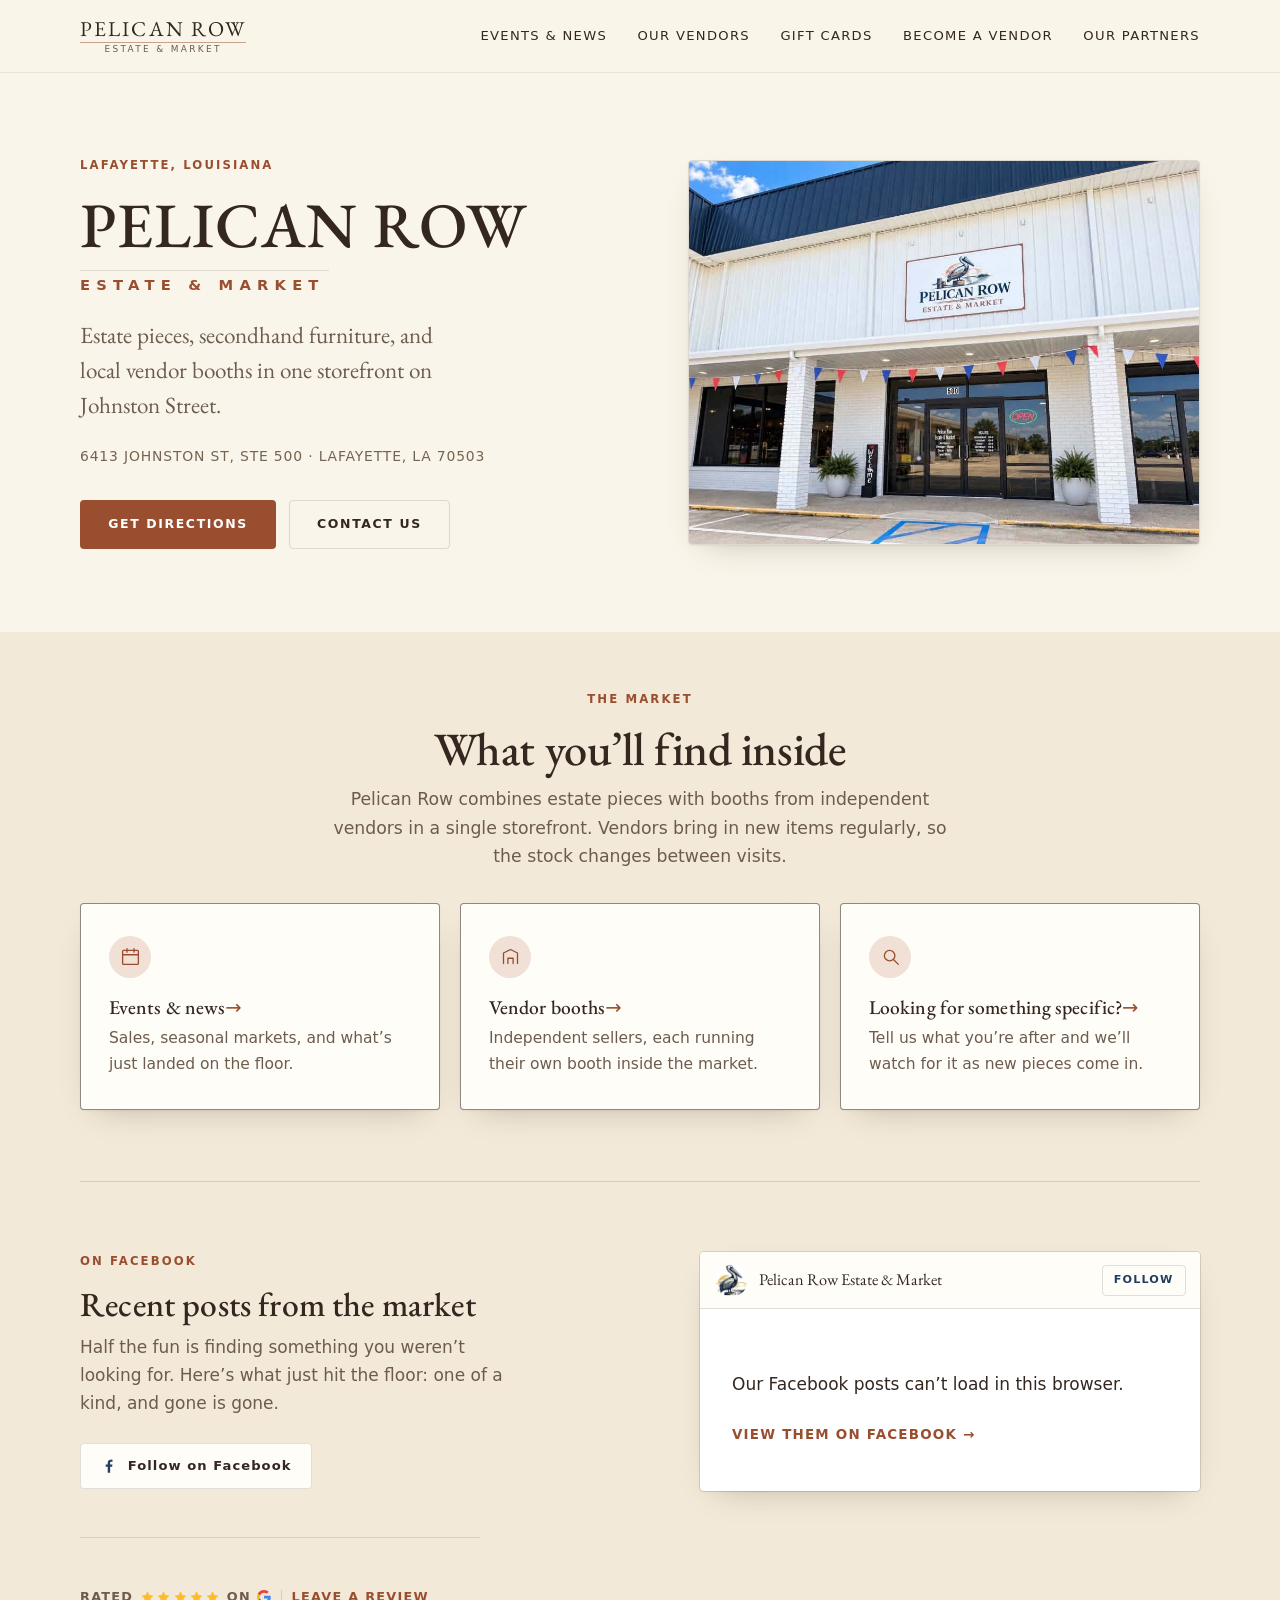
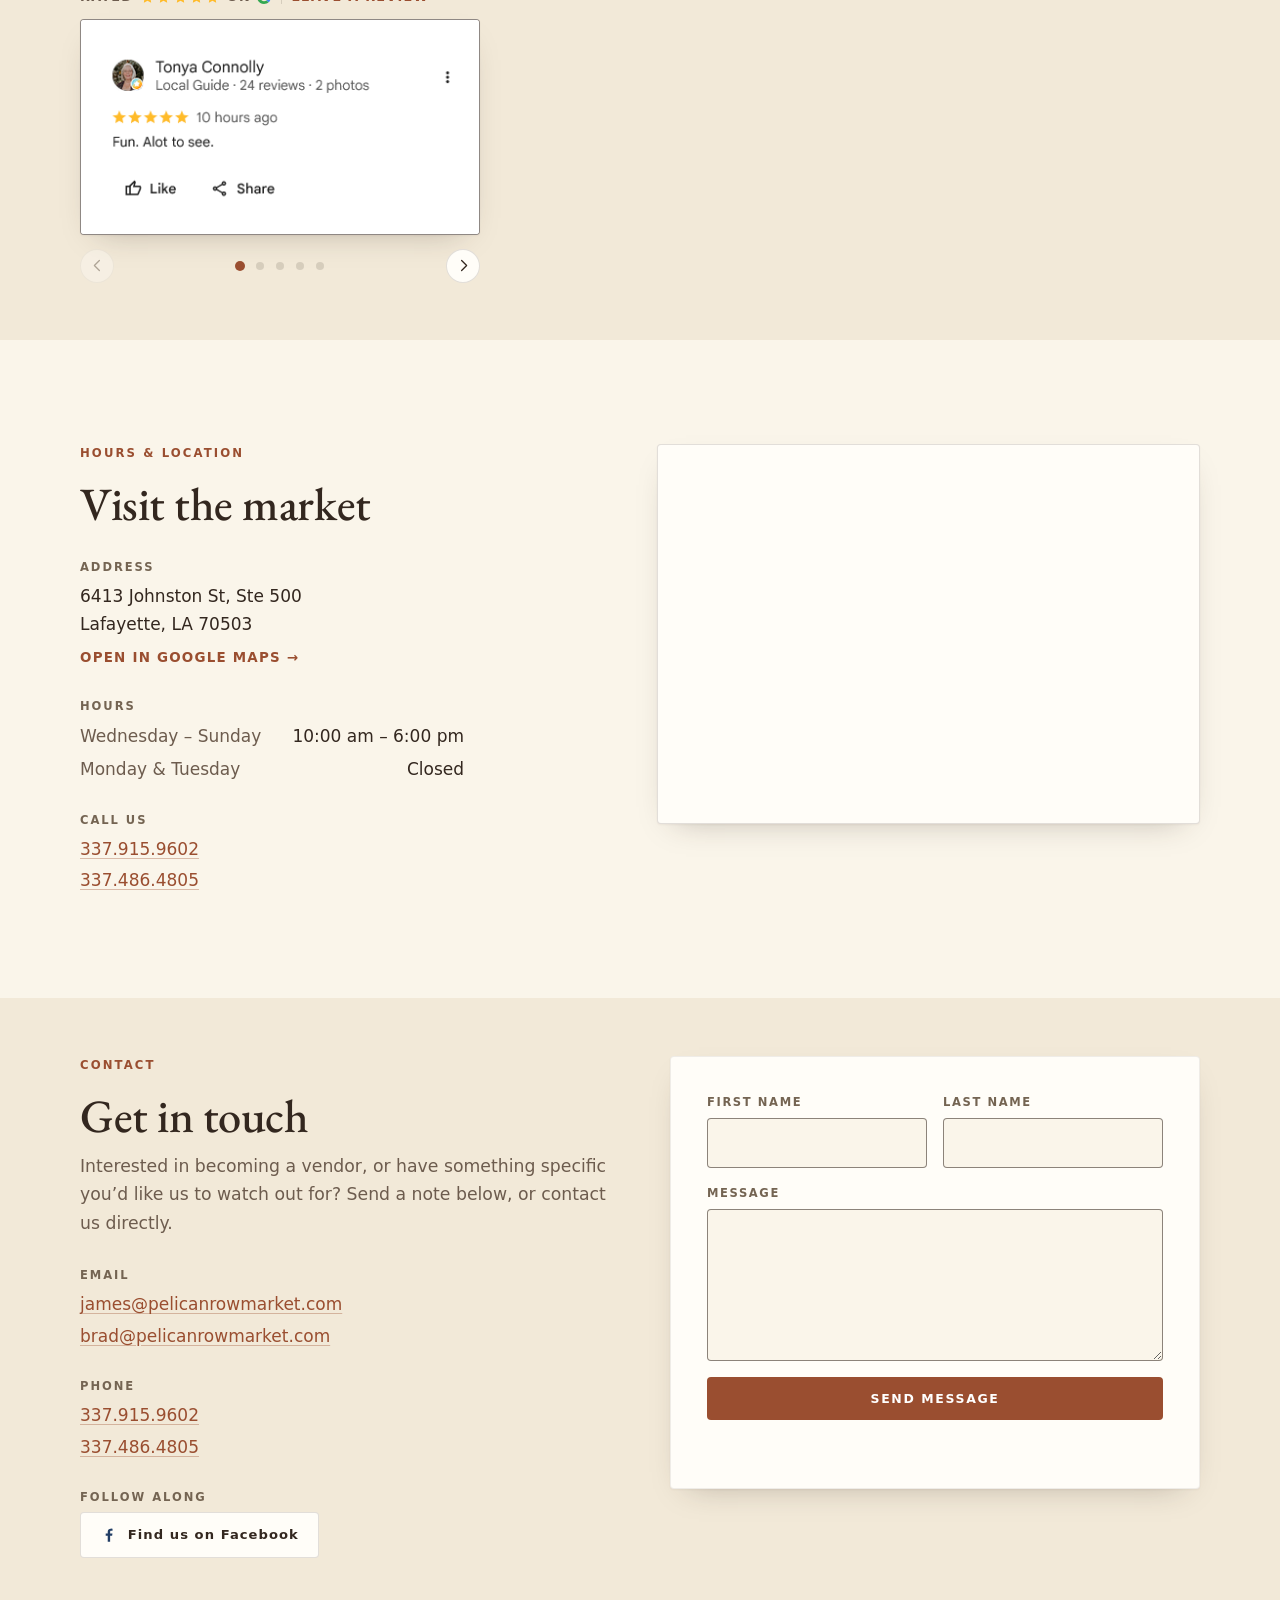
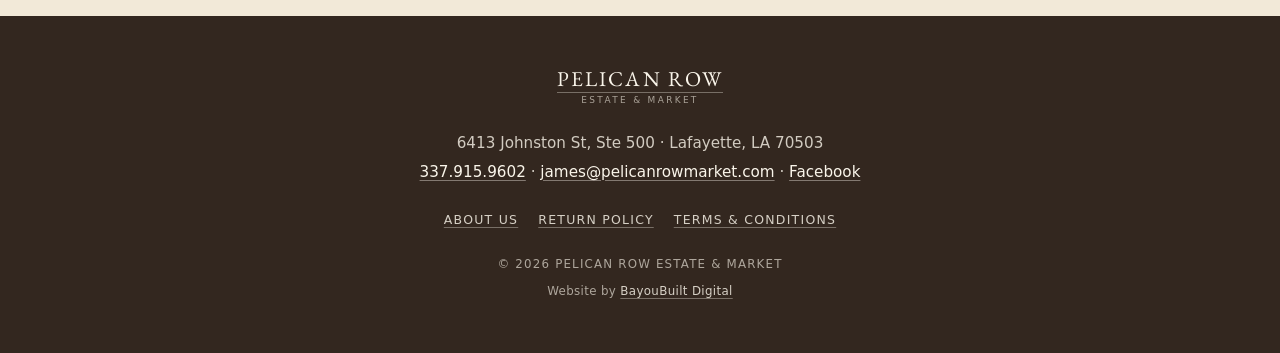
<file: index.html>
<!DOCTYPE html>
<html lang="en">
<head>
<meta charset="utf-8">
<meta name="viewport" content="width=device-width, initial-scale=1">
<title>Pelican Row Estate &amp; Market | Lafayette, LA</title>
<meta name="description" content="Pelican Row Estate &amp; Market is an estate and vendor market at 6413 Johnston St. in Lafayette, Louisiana. Visit us, or reach out about becoming a vendor.">
<link rel="canonical" href="https://www.pelicanrowmarket.com/">
<link rel="icon" href="assets/favicon.ico" sizes="any">
<link rel="apple-touch-icon" href="assets/apple-touch-icon.png">
<meta name="theme-color" content="#faf5ea">

<!-- Open Graph / social sharing. Facebook is this business's main channel,
     so a shared link has to render as a card rather than a bare URL.
     og-image.jpg is 1200x630, built by tools/make-og-image.py: the hero
     photo is 4:3 and every platform crops it differently, usually across
     the sign. -->
<meta property="og:site_name" content="Pelican Row Estate &amp; Market">
<meta property="og:locale" content="en_US">
<meta property="og:type" content="business.business">
<meta property="og:title" content="Pelican Row Estate &amp; Market">
<meta property="og:description" content="An estate and vendor market on Johnston Street in Lafayette, Louisiana. More than 100 vendors under one roof.">
<meta property="og:image" content="https://www.pelicanrowmarket.com/assets/og-image.jpg">
<meta property="og:image:width" content="1200">
<meta property="og:image:height" content="630">
<meta property="og:image:alt" content="The Pelican Row Estate &amp; Market storefront on Johnston Street in Lafayette">
<meta property="og:url" content="https://www.pelicanrowmarket.com/">
<meta name="twitter:card" content="summary_large_image">
<meta name="twitter:title" content="Pelican Row Estate &amp; Market">
<meta name="twitter:description" content="An estate and vendor market on Johnston Street in Lafayette, Louisiana. More than 100 vendors under one roof.">
<meta name="twitter:image" content="https://www.pelicanrowmarket.com/assets/og-image.jpg">

<link rel="preconnect" href="https://fonts.googleapis.com">
<link rel="preconnect" href="https://fonts.gstatic.com" crossorigin>
<link href="https://fonts.googleapis.com/css2?family=EB+Garamond:ital,wght@0,400;0,500;0,600;1,400&display=swap" rel="stylesheet">
<!-- ?v= forces browsers to fetch a fresh copy. A normal refresh re-fetches
     this HTML but can keep an old styles.css / script.js from cache, leaving
     new HTML running with an old script. Bump the number whenever either
     file changes (both tags, same number). -->
<link rel="stylesheet" href="styles.css?v=207">

<!-- Local business structured data, so Google shows the right info -->
<script type="application/ld+json">
{
  "@context": "https://schema.org",
  "@type": "Store",
  "@id": "https://www.pelicanrowmarket.com/#store",
  "name": "Pelican Row Estate & Market",
  "description": "An estate and vendor market on Johnston Street in Lafayette, Louisiana, with more than 100 vendors selling antiques, vintage furniture, home decor, collectibles and estate pieces across two floors.",
  "image": [
    "https://www.pelicanrowmarket.com/assets/og-image.jpg",
    "https://www.pelicanrowmarket.com/assets/building.jpg"
  ],
  "logo": "https://www.pelicanrowmarket.com/assets/logo.png",
  "url": "https://www.pelicanrowmarket.com/",
  "telephone": "+1-337-915-9602",
  "email": "james@pelicanrowmarket.com",
  "priceRange": "$$",
  "areaServed": {
    "@type": "City",
    "name": "Lafayette",
    "containedInPlace": { "@type": "State", "name": "Louisiana" }
  },
  "address": {
    "@type": "PostalAddress",
    "streetAddress": "6413 Johnston St, Ste 500",
    "addressLocality": "Lafayette",
    "addressRegion": "LA",
    "postalCode": "70503",
    "addressCountry": "US"
  },
  "geo": {
    "@type": "GeoCoordinates",
    "latitude": 30.1562175,
    "longitude": -92.0873414
  },
  "hasMap": "https://maps.google.com/?cid=10223486968675076274",
  "openingHoursSpecification": [
    {
      "@type": "OpeningHoursSpecification",
      "dayOfWeek": ["Wednesday", "Thursday", "Friday", "Saturday", "Sunday"],
      "opens": "10:00",
      "closes": "18:00"
    }
  ],
  "sameAs": ["https://www.facebook.com/p/Pelican-Row-Estate-Market-100091994943430/"]
}
</script>
</head>
<body>

<!-- Back-to-top target. It must NOT live on the sticky header: that header is
     always pinned in the viewport, so the browser counts it as already in view
     and refuses to scroll. This sits at document offset 0 instead. -->
<div id="top"></div>

<a class="skip" href="#main">Skip to main content</a>

<header class="site-header">
  <div class="wrap header-inner">
    <a class="wordmark" href="#top" aria-label="Pelican Row Estate and Market, back to top">
      <span class="wordmark-top">Pelican&nbsp;Row</span>
      <span class="wordmark-rule" aria-hidden="true"></span>
      <span class="wordmark-sub">Estate &amp; Market</span>
    </a>

    <button class="nav-toggle" id="navToggle" aria-expanded="false" aria-controls="siteNav">
      <span class="nav-toggle-bars" aria-hidden="true"><i></i><i></i><i></i></span>
      <span class="nav-toggle-label">Menu</span>
    </button>

    <nav class="site-nav" id="siteNav" aria-label="Main">
      <a href="events.html">Events &amp; News</a>
      <a href="vendors.html">Our Vendors</a>
      <a href="gift-cards.html">Gift Cards</a>
      <a href="become-a-vendor.html">Become a Vendor</a>
      <a href="partners.html">Our Partners</a>

    </nav>
  </div>
</header>

<main id="main">

  <!-- ══ HERO ══ -->
  <section class="hero">
    <div class="wrap hero-split">
      <div class="hero-text">
        <div class="hero-card">
          <p class="eyebrow">Lafayette, Louisiana</p>
          <h1>
            <span class="h1-top">Pelican Row</span>
            <span class="h1-sub">Estate &amp; Market</span>
          </h1>
          <p class="lede">
            Estate pieces, secondhand furniture, and local vendor booths in one
            storefront on Johnston Street.
          </p>
          <p class="hero-address">
            6413 Johnston St, Ste&nbsp;500 &middot; Lafayette, LA 70503
          </p>
          <div class="btn-row">
            <a class="btn btn-primary" href="#visit">Get directions</a>
            <a class="btn btn-ghost" href="#contact">Contact us</a>
          </div>
        </div>
      </div>

      <div class="hero-media">
        <img src="assets/building.jpg" alt="The Pelican Row Estate &amp; Market storefront on Johnston Street in Lafayette" width="960" height="720" fetchpriority="high">
      </div>
    </div>
  </section>

  <!-- ══ THE MARKET ══ -->
  <section class="section section-tint" id="market">
    <div class="wrap">
      <p class="eyebrow center">The market</p>
      <h2 class="center">What you&rsquo;ll find inside</h2>
      <p class="section-lede center">
        Pelican Row combines estate pieces with booths from independent vendors
        in a single storefront. Vendors bring in new items regularly, so the
        stock changes between visits.
      </p>

      <ul class="cards">
        <li class="card card-link">
          <span class="card-mark" aria-hidden="true">
            <svg viewBox="0 0 24 24"><rect x="3" y="5" width="18" height="16" rx="1"/><path d="M3 10h18"/><path d="M8 3v4"/><path d="M16 3v4"/></svg>
          </span>
          <h3><a href="events.html">Events &amp; news</a></h3>
          <p>Sales, seasonal markets, and what&rsquo;s just landed on the floor.</p>
        </li>
        <li class="card card-link">
          <span class="card-mark" aria-hidden="true">
            <svg viewBox="0 0 24 24"><path d="M4 20V8l8-4 8 4v12"/><path d="M9 20v-6h6v6"/></svg>
          </span>
          <!-- The link in the heading covers the whole card (see .card-link
               in styles.css), so there is still only one thing to tab to. -->
          <h3><a href="vendors.html">Vendor booths</a></h3>
          <p>Independent sellers, each running their own booth inside the market.</p>
        </li>
        <li class="card card-link">
          <span class="card-mark" aria-hidden="true">
            <svg viewBox="0 0 24 24"><circle cx="11" cy="11" r="6"/><path d="m16 16 5 5"/></svg>
          </span>
          <h3><a href="#contact">Looking for something specific?</a></h3>
          <p>Tell us what you&rsquo;re after and we&rsquo;ll watch for it as new pieces come in.</p>
        </li>
      </ul>

      <!-- Live Facebook feed. The src is written here (not built by the
           script) so the feed loads even if script.js is stale or blocked.
           Facebook draws it at the width in the URL (500px max) and never
           reflows it, so script.js narrows that width on smaller screens.
           The fallback sits BEHIND the iframe: a loaded feed is opaque and
           covers it, but if a browser or blocker stops the feed, the frame
           stays empty and the fallback shows through instead of a white box. -->
      <div class="feed">
        <div class="feed-copy">
          <p class="eyebrow">On Facebook</p>
          <h3>Recent posts from the market</h3>
          <p>
            Half the fun is finding something you weren&rsquo;t looking for.
            Here&rsquo;s what just hit the floor: one of a kind, and gone is
            gone.
          </p>
          <a class="fb-button" href="https://www.facebook.com/p/Pelican-Row-Estate-Market-100091994943430/" target="_blank" rel="noopener">
            <svg viewBox="0 0 24 24" aria-hidden="true" focusable="false"><path d="M13.5 21v-8h2.7l.4-3.1h-3.1V7.9c0-.9.25-1.5 1.55-1.5h1.65V3.6A22 22 0 0 0 14.3 3.5c-2.4 0-4 1.45-4 4.1v2.3H7.6V13h2.7v8z"/></svg>
            <span>Follow on Facebook</span>
          </a>

          <!--
            Google reviews, as the screenshots the owner supplied. They are
            pictures on purpose: the stars, the profile photos and Google's
            own styling are what make them read as real. The full text of
            each one is in its alt attribute, so screen readers and search
            engines still get the words.

            TO ADD ONE: drop the image in assets/reviews/, copy a slide, and
            add a matching dot button. Set width/height to the file's real
            pixel size so the slot doesn't jump while it loads. Newest first.
          -->
          <div class="reviews">
            <!-- Reads "Rated 5 out of 5 stars on Google" to a screen
                 reader: the two icons carry the words the glyphs stand
                 for, so nobody gets "Rated on". The star gold is sampled
                 from the screenshots below (#ffbb29) so the inline stars
                 and the ones in the images are the same colour. -->
            <p class="reviews-title">
              Rated
              <span class="g-stars" role="img" aria-label="5 out of 5 stars"><svg viewBox="0 0 24 24" aria-hidden="true" focusable="false"><path d="M12 2l2.9 6.1 6.6.9-4.8 4.6 1.2 6.6L12 17.1 6.1 20.2l1.2-6.6L2.5 9l6.6-.9z"/></svg><svg viewBox="0 0 24 24" aria-hidden="true" focusable="false"><path d="M12 2l2.9 6.1 6.6.9-4.8 4.6 1.2 6.6L12 17.1 6.1 20.2l1.2-6.6L2.5 9l6.6-.9z"/></svg><svg viewBox="0 0 24 24" aria-hidden="true" focusable="false"><path d="M12 2l2.9 6.1 6.6.9-4.8 4.6 1.2 6.6L12 17.1 6.1 20.2l1.2-6.6L2.5 9l6.6-.9z"/></svg><svg viewBox="0 0 24 24" aria-hidden="true" focusable="false"><path d="M12 2l2.9 6.1 6.6.9-4.8 4.6 1.2 6.6L12 17.1 6.1 20.2l1.2-6.6L2.5 9l6.6-.9z"/></svg><svg viewBox="0 0 24 24" aria-hidden="true" focusable="false"><path d="M12 2l2.9 6.1 6.6.9-4.8 4.6 1.2 6.6L12 17.1 6.1 20.2l1.2-6.6L2.5 9l6.6-.9z"/></svg></span>
              on
              <span class="g-mark" role="img" aria-label="Google"><svg viewBox="0 0 48 48" aria-hidden="true" focusable="false"><path fill="#EA4335" d="M24 9.5c3.54 0 6.71 1.22 9.21 3.6l6.85-6.85C35.9 2.38 30.47 0 24 0 14.62 0 6.51 5.38 2.56 13.22l7.98 6.19C12.43 13.72 17.74 9.5 24 9.5z"/><path fill="#4285F4" d="M46.98 24.55c0-1.57-.15-3.09-.38-4.55H24v9.02h12.94c-.58 2.96-2.26 5.48-4.78 7.18l7.73 6c4.51-4.18 7.09-10.36 7.09-17.65z"/><path fill="#FBBC05" d="M10.53 28.59c-.48-1.45-.76-2.99-.76-4.59s.27-3.14.76-4.59l-7.98-6.19C.92 16.46 0 20.12 0 24c0 3.88.92 7.54 2.56 10.78l7.97-6.19z"/><path fill="#34A853" d="M24 48c6.48 0 11.93-2.13 15.89-5.81l-7.73-6c-2.15 1.45-4.92 2.3-8.16 2.3-6.26 0-11.57-4.22-13.47-9.91l-7.98 6.19C6.51 42.62 14.62 48 24 48z"/></svg></span>
              <span class="reviews-sep" aria-hidden="true"></span>
              <a class="reviews-cta"
                 href="https://search.google.com/local/writereview?placeid=ChIJq0lNZMefJIYRsoi2TTsf4Y0"
                 target="_blank" rel="noopener"
                 aria-label="Leave a review for Pelican Row on Google">Leave a review</a>
            </p>

            <ul class="reviews-track" data-carousel-track tabindex="0" role="region" aria-label="Google reviews">
              <li class="review-slide">
                <img src="assets/reviews/1-tonya-connolly.png" alt="Tonya Connolly, five stars on Google: “Fun. Alot to see.”"
                     width="391" height="169">
              </li>
              <li class="review-slide">
                <img src="assets/reviews/2-jeanne-floreani.png" alt="Jeanne Floreani, five stars on Google: “Amazing selection! Good prices. Friendly staff. Thoroughly enjoyed ourselves.”"
                     width="395" height="189">
              </li>
              <li class="review-slide">
                <img src="assets/reviews/3-tiffany-savoy.png" alt="Tiffany Savoy, five stars on Google: “SUCH a cool place. So many different vendors selling different and unique items.”"
                     width="394" height="189">
              </li>
              <li class="review-slide">
                <img src="assets/reviews/4-krista-barras.png" alt="Krista Barras, five stars on Google: “Love this little shop! Or not so little! It offers a variety of treasures!”"
                     width="400" height="199">
              </li>
              <li class="review-slide">
                <img src="assets/reviews/5-jaclyn-soileau.png" alt="Jaclyn Soileau, five stars on Google: “Great little antique store tucked away. When you are looking for it, just look for the Edward Jones Investment sign before Waffle House. Its just down from EJ in the same Center. You will find nearly everything you are looking for!!”"
                     width="394" height="204">
              </li>
            </ul>

            <div class="carousel-controls reviews-controls" data-carousel-nav>
              <button type="button" class="carousel-btn" data-carousel-prev aria-label="Previous review">
                <svg viewBox="0 0 24 24" aria-hidden="true" focusable="false"><path d="M15 4l-8 8 8 8"/></svg>
              </button>

              <div class="carousel-dots" data-carousel-dots>
                <button type="button" class="carousel-dot" aria-label="Review 1 of 5" aria-current="true"></button>
                <button type="button" class="carousel-dot" aria-label="Review 2 of 5"></button>
                <button type="button" class="carousel-dot" aria-label="Review 3 of 5"></button>
                <button type="button" class="carousel-dot" aria-label="Review 4 of 5"></button>
                <button type="button" class="carousel-dot" aria-label="Review 5 of 5"></button>
              </div>

              <button type="button" class="carousel-btn" data-carousel-next aria-label="Next review">
                <svg viewBox="0 0 24 24" aria-hidden="true" focusable="false"><path d="M9 4l8 8-8 8"/></svg>
              </button>
            </div>
          </div>

        </div>
        <div class="feed-frame" id="fbFeed">
          <!-- Our own header strip. Facebook's is cropped out (it renders
               broken for this page), so this replaces it in site styling and
               stops the panel starting abruptly mid-post. -->
          <div class="feed-head">
            <img class="feed-avatar" src="assets/logo-72.png" alt="" width="34" height="34">
            <span class="feed-head-name">Pelican Row Estate &amp; Market</span>
            <a class="feed-head-follow" href="https://www.facebook.com/p/Pelican-Row-Estate-Market-100091994943430/" target="_blank" rel="noopener">Follow</a>
          </div>
          <div class="feed-body">
            <div class="feed-fallback">
              <p>Recent posts from our Facebook page show here.</p>
              <a class="link-arrow" href="https://www.facebook.com/p/Pelican-Row-Estate-Market-100091994943430/" target="_blank" rel="noopener">View them on Facebook</a>
            </div>
            <!-- script.js sizes the iframe and scales this wrapper.

                 page.php, the current Page Plugin. For about a month in
                 October-November 2026 it served the header and no posts,
                 for every page including Meta's own, and the feed ran on
                 the old likebox.php instead. By 17 November the two had
                 swapped: page.php shows posts again, and likebox.php now
                 draws the new-style header and an empty stream. If posts
                 vanish again, test BOTH endpoints side by side before
                 changing anything (README, "The feeds"), and if neither
                 works add is-blocked to .feed-frame so the panel falls back
                 to the card behind this iframe. -->
            <div class="feed-scale">
              <iframe
            title="Recent Facebook posts from Pelican Row Estate &amp; Market"
            src="https://www.facebook.com/plugins/page.php?href=https%3A%2F%2Fwww.facebook.com%2Fp%2FPelican-Row-Estate-Market-100091994943430%2F&amp;tabs=timeline&amp;width=500&amp;height=690&amp;small_header=true&amp;hide_cover=true&amp;show_facepile=false"
            loading="lazy"
            scrolling="no"
            allowfullscreen
            allow="clipboard-write; encrypted-media; picture-in-picture; web-share"></iframe>
            </div>
          </div>
        </div>
      </div>
    </div>
  </section>

  <!-- ══ VISIT ══ -->
  <section class="section" id="visit">
    <div class="wrap visit-grid">
      <div class="visit-copy">
        <p class="eyebrow">Hours &amp; location</p>
        <h2>Visit the market</h2>

        <div class="detail">
          <h3>Address</h3>
          <p>
            6413 Johnston St, Ste&nbsp;500<br>
            Lafayette, LA 70503
          </p>
          <a class="link-arrow" href="https://maps.google.com/?cid=10223486968675076274" target="_blank" rel="noopener">Open in Google Maps</a>
        </div>

        <!-- If hours change, update them in the JSON-LD block in <head> too. -->
        <div class="detail">
          <h3>Hours</h3>
          <dl class="hours">
            <div><dt>Wednesday &ndash; Sunday</dt><dd>10:00 am &ndash; 6:00 pm</dd></div>
            <div><dt>Monday &amp; Tuesday</dt><dd>Closed</dd></div>
          </dl>
        </div>

        <div class="detail">
          <h3>Call us</h3>
          <p class="stack">
            <a href="tel:+13379159602">337.915.9602</a>
            <a href="tel:+13374864805">337.486.4805</a>
          </p>
        </div>
      </div>

      <div class="visit-map">
        <iframe
          title="Map showing Pelican Row Estate &amp; Market at 6413 Johnston Street, Lafayette, Louisiana"
          src="https://www.google.com/maps?cid=10223486968675076274&amp;output=embed"
          loading="lazy"
          referrerpolicy="no-referrer-when-downgrade"></iframe>
      </div>
    </div>
  </section>

  <!-- ══ CONTACT (also carries the become-a-vendor ask) ══ -->
  <section class="section section-tint" id="contact">
    <div class="wrap contact-grid">

      <div class="contact-copy">
        <p class="eyebrow">Contact</p>
        <h2>Get in touch</h2>
        <p class="section-lede">
          Interested in becoming a vendor, or have something specific
          you&rsquo;d like us to watch out for? Send a note below, or contact
          us directly.
        </p>

        <div class="detail">
          <h3>Email</h3>
          <p class="stack">
            <a href="mailto:james@pelicanrowmarket.com">james@pelicanrowmarket.com</a>
            <a href="mailto:brad@pelicanrowmarket.com">brad@pelicanrowmarket.com</a>
          </p>
        </div>

        <div class="detail">
          <h3>Phone</h3>
          <p class="stack">
            <a href="tel:+13379159602">337.915.9602</a>
            <a href="tel:+13374864805">337.486.4805</a>
          </p>
        </div>

        <div class="detail">
          <h3>Follow along</h3>
          <a class="fb-button" href="https://www.facebook.com/p/Pelican-Row-Estate-Market-100091994943430/" target="_blank" rel="noopener">
            <svg viewBox="0 0 24 24" aria-hidden="true" focusable="false"><path d="M13.5 21v-8h2.7l.4-3.1h-3.1V7.9c0-.9.25-1.5 1.55-1.5h1.65V3.6A22 22 0 0 0 14.3 3.5c-2.4 0-4 1.45-4 4.1v2.3H7.6V13h2.7v8z"/></svg>
            <span>Find us on Facebook</span>
          </a>
        </div>
      </div>

      <!--
        ─────────────────────────────────────────────────────────────
        CONTACT FORM

        This composes the message in the visitor's own email app rather
        than posting to a form service. That is a deliberate choice, not
        a placeholder: no third-party dependency, no monthly fee, and
        the reply address is whatever their mail app actually sends
        from, so it is always valid.

        That is also why there is NO email field here. Under mailto the
        From address IS the visitor's real address, so asking them to
        type it again only adds a chance of a typo on the one detail
        needed to reply to them.

        If this is ever switched to a form service (Formspree, Netlify
        Forms, etc.), an email field has to be added back: those post to
        a server with no From address, so without it there is no way to
        reply.
        ─────────────────────────────────────────────────────────────
      -->
      <form class="form" id="contactForm" data-mailto="james@pelicanrowmarket.com" data-mailto-cc="brad@pelicanrowmarket.com" novalidate>
        <div class="field-row">
          <p class="field">
            <label for="firstName">First name</label>
            <input id="firstName" name="firstName" type="text" autocomplete="given-name" required>
          </p>
          <p class="field">
            <label for="lastName">Last name</label>
            <input id="lastName" name="lastName" type="text" autocomplete="family-name" required>
          </p>
        </div>
        <p class="field">
          <label for="message">Message</label>
          <textarea id="message" name="message" rows="5" required></textarea>
        </p>
        <button class="btn btn-primary btn-block" type="submit">Send message</button>
        <p class="form-note" id="formNote" role="status"></p>
      </form>

    </div>
  </section>

</main>

<footer class="site-footer">
  <div class="wrap footer-inner">
    <a class="wordmark wordmark-footer" href="#top">
      <span class="wordmark-top">Pelican&nbsp;Row</span>
      <span class="wordmark-rule" aria-hidden="true"></span>
      <span class="wordmark-sub">Estate &amp; Market</span>
    </a>
    <p class="footer-address">
      6413 Johnston St, Ste&nbsp;500 &middot; Lafayette, LA 70503<br>
      <a href="tel:+13379159602">337.915.9602</a> &middot;
      <a href="mailto:james@pelicanrowmarket.com">james@pelicanrowmarket.com</a> &middot;
      <a href="https://www.facebook.com/p/Pelican-Row-Estate-Market-100091994943430/" target="_blank" rel="noopener">Facebook</a>
    </p>
    <nav class="footer-links" aria-label="More">
      <a href="about.html">About Us</a>
      <a href="return-policy.html">Return Policy</a>
      <a href="terms.html">Terms &amp; Conditions</a>
    </nav>
    <div class="footer-meta">
      <p class="footer-legal">&copy; <span id="year">2026</span> Pelican Row Estate &amp; Market</p>
      <p class="footer-credit">Website by <a href="https://bayoubuilt-digital.com/" target="_blank" rel="noopener">BayouBuilt Digital</a></p>
    </div>
  </div>
</footer>

<script src="script.js?v=207"></script>
</body>
</html>
</file>
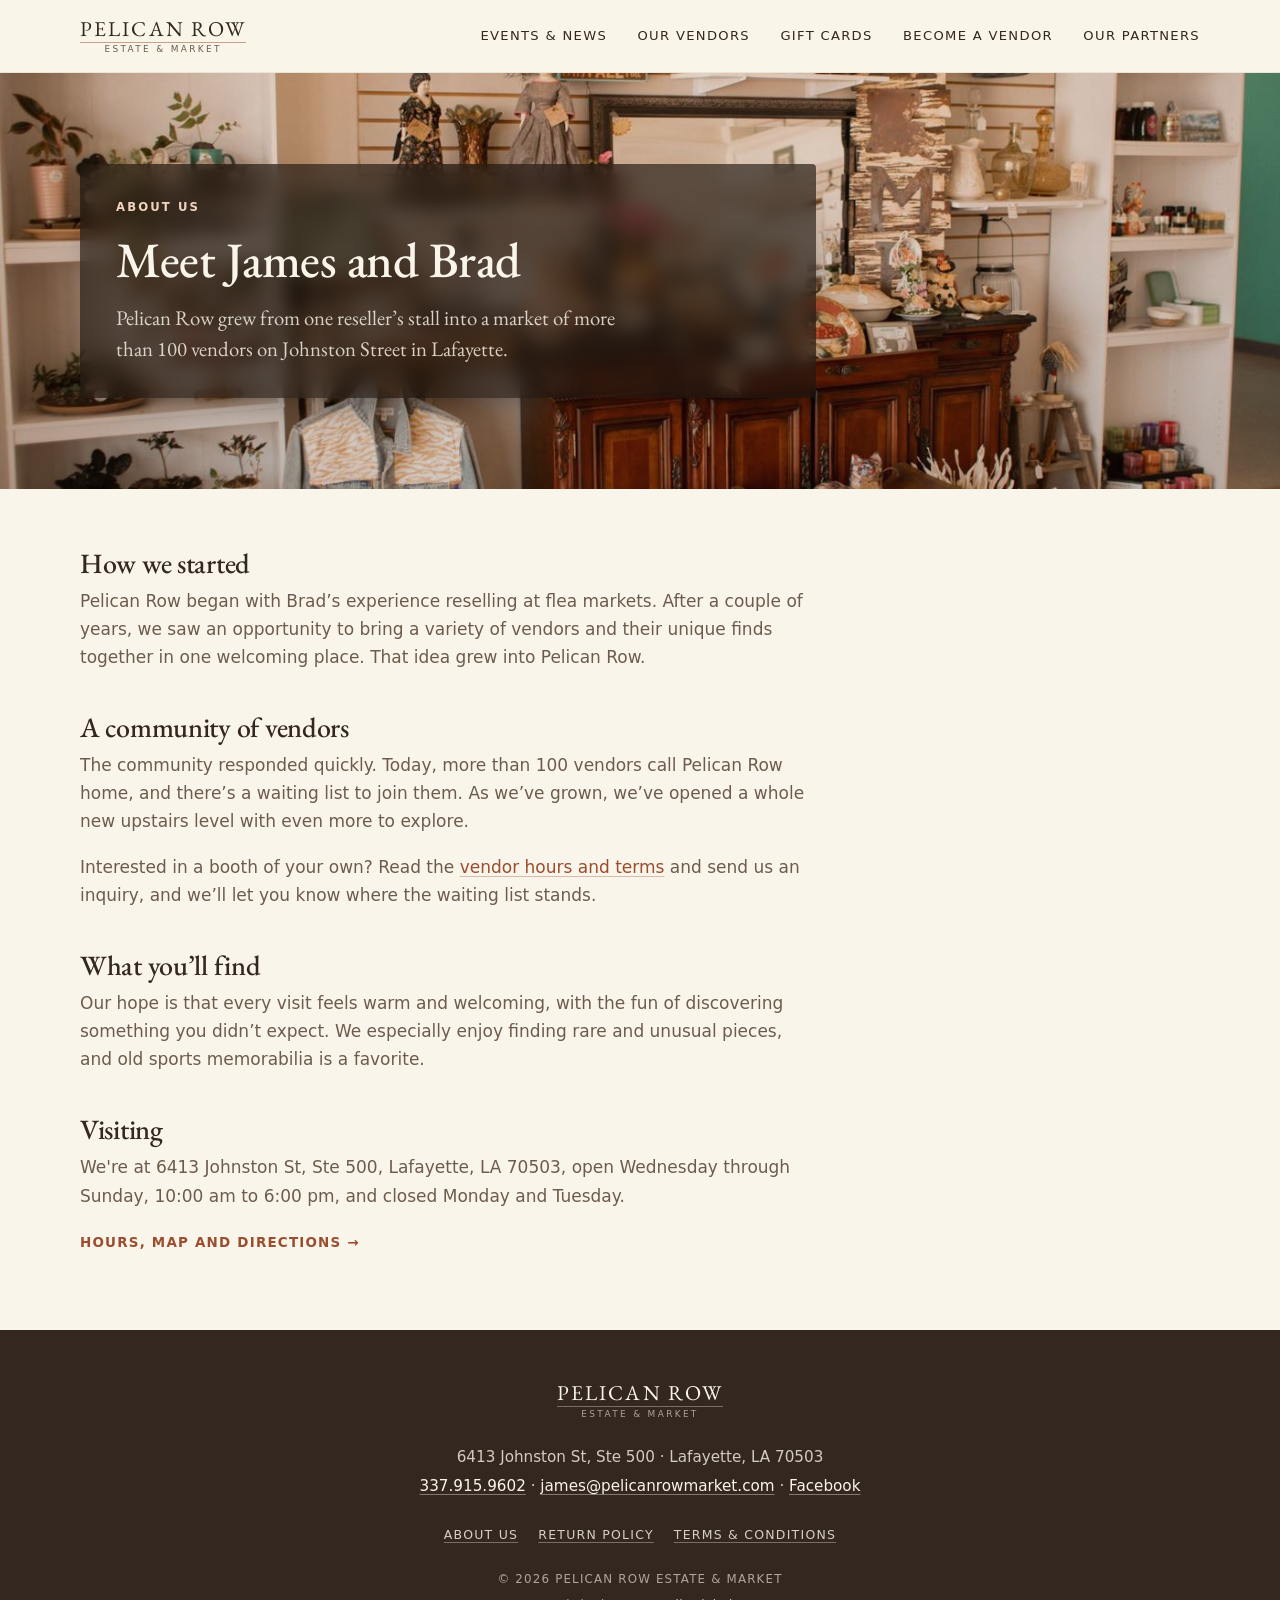
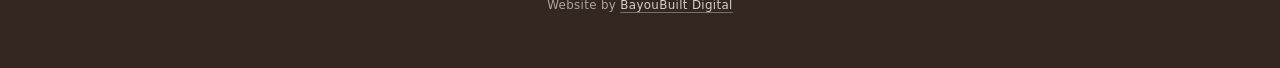
<file: about.html>
<!DOCTYPE html>
<html lang="en">
<head>
<meta charset="utf-8">
<meta name="viewport" content="width=device-width, initial-scale=1">
<title>About Us | Pelican Row Estate &amp; Market</title>
<meta name="description" content="How Pelican Row Estate &amp; Market began, and the 100+ vendors who fill it. An estate and vendor market on Johnston Street in Lafayette, Louisiana.">
<link rel="canonical" href="https://www.pelicanrowmarket.com/about.html">
<link rel="icon" href="assets/favicon.ico" sizes="any">
<link rel="apple-touch-icon" href="assets/apple-touch-icon.png">
<meta name="theme-color" content="#faf5ea">

<!-- Open Graph / social sharing. og-image.jpg is 1200x630 (tools/make-og-image.py). -->
<meta property="og:site_name" content="Pelican Row Estate &amp; Market">
<meta property="og:locale" content="en_US">
<meta property="og:type" content="website">
<meta property="og:title" content="About Pelican Row Estate &amp; Market">
<meta property="og:description" content="How Pelican Row began, and the 100+ vendors who fill it.">
<meta property="og:image" content="https://www.pelicanrowmarket.com/assets/og-image.jpg">
<meta property="og:image:width" content="1200">
<meta property="og:image:height" content="630">
<meta property="og:image:alt" content="The Pelican Row Estate &amp; Market storefront on Johnston Street in Lafayette">
<meta property="og:url" content="https://www.pelicanrowmarket.com/about.html">
<meta name="twitter:card" content="summary_large_image">
<meta name="twitter:title" content="About Pelican Row Estate &amp; Market">
<meta name="twitter:description" content="How Pelican Row began, and the 100+ vendors who fill it.">
<meta name="twitter:image" content="https://www.pelicanrowmarket.com/assets/og-image.jpg">

<link rel="preconnect" href="https://fonts.googleapis.com">
<link rel="preconnect" href="https://fonts.gstatic.com" crossorigin>
<link href="https://fonts.googleapis.com/css2?family=EB+Garamond:ital,wght@0,400;0,500;0,600;1,400&display=swap" rel="stylesheet">
<link rel="stylesheet" href="styles.css?v=207">

<!-- Breadcrumbs, so a search result can show Home > About Us -->
<script type="application/ld+json">
{
  "@context": "https://schema.org",
  "@type": "BreadcrumbList",
  "itemListElement": [
    { "@type": "ListItem", "position": 1, "name": "Home", "item": "https://www.pelicanrowmarket.com/" },
    { "@type": "ListItem", "position": 2, "name": "About Us", "item": "https://www.pelicanrowmarket.com/about.html" }
  ]
}
</script>
</head>
<body>

<!--
  ─────────────────────────────────────────────────────────────
  The wording here is James and Brad's own, lightly set into
  sections. No placeholders left.

  PHOTOS: a picture of James and Brad belongs just under the
  first section, and a shot of the upstairs under the second.
  When you have them, put the files in assets/ and uncomment
  the <figure> blocks below, filling in alt, width and height.
  ─────────────────────────────────────────────────────────────
-->

<a class="skip" href="#main">Skip to main content</a>

<header class="site-header">
  <div class="wrap header-inner">
    <a class="wordmark" href="index.html" aria-label="Pelican Row Estate and Market, home">
      <span class="wordmark-top">Pelican&nbsp;Row</span>
      <span class="wordmark-rule" aria-hidden="true"></span>
      <span class="wordmark-sub">Estate &amp; Market</span>
    </a>

    <button class="nav-toggle" id="navToggle" aria-expanded="false" aria-controls="siteNav">
      <span class="nav-toggle-bars" aria-hidden="true"><i></i><i></i><i></i></span>
      <span class="nav-toggle-label">Menu</span>
    </button>

    <nav class="site-nav" id="siteNav" aria-label="Main">
      <a href="events.html">Events &amp; News</a>
      <a href="vendors.html">Our Vendors</a>
      <a href="gift-cards.html">Gift Cards</a>
      <a href="become-a-vendor.html">Become a Vendor</a>
      <a href="partners.html">Our Partners</a>

    </nav>
  </div>
</header>

<main id="main">

  <!-- Single image, not a slideshow: no data-slideshow attribute, so the
       script leaves it alone and nothing rotates. Lighter wash, as on the
       other bright rooms: this is a page about the place, so the room
       should be legible rather than tinted down. -->
  <div class="page-head page-head-media page-head-light">
    <div class="slideshow" aria-hidden="true">
      <img class="slide is-active" src="assets/banner-about/01.jpg" alt=""
           width="1400" height="788" fetchpriority="high">
    </div>
    <div class="wrap page-head-inner">
      <div class="page-head-plate">
        <p class="eyebrow">About us</p>
        <h1>Meet James and Brad</h1>
        <p class="page-lede">
          Pelican Row grew from one reseller&rsquo;s stall into a market of
          more than 100 vendors on Johnston Street in Lafayette.
        </p>
      </div>
    </div>
  </div>

  <div class="page-body">
    <div class="wrap">
      <div class="prose">

        <h2>How we started</h2>
        <p>
          Pelican Row began with Brad&rsquo;s experience reselling at flea
          markets. After a couple of years, we saw an opportunity to bring a
          variety of vendors and their unique finds together in one welcoming
          place. That idea grew into Pelican Row.
        </p>

        <!-- PHOTO of James and Brad goes here:
        <figure class="prose-figure">
          <img src="assets/james-and-brad.jpg" alt="[describe the photo]" width="[w]" height="[h]">
        </figure>
        -->

        <h2>A community of vendors</h2>
        <p>
          The community responded quickly. Today, more than 100 vendors call
          Pelican Row home, and there&rsquo;s a waiting list to join them. As
          we&rsquo;ve grown, we&rsquo;ve opened a whole new upstairs level with
          even more to explore.
        </p>
        <p>
          Interested in a booth of your own? Read the
          <a href="become-a-vendor.html">vendor hours and terms</a> and send us
          an inquiry, and we&rsquo;ll let you know where the waiting list
          stands.
        </p>

        <!-- PHOTO of the upstairs goes here:
        <figure class="prose-figure">
          <img src="assets/upstairs.jpg" alt="[describe the photo]" width="[w]" height="[h]">
        </figure>
        -->

        <h2>What you&rsquo;ll find</h2>
        <p>
          Our hope is that every visit feels warm and welcoming, with the fun of
          discovering something you didn&rsquo;t expect. We especially enjoy
          finding rare and unusual pieces, and old sports memorabilia is a
          favorite.
        </p>

        <h2>Visiting</h2>
        <p>
          We're at 6413 Johnston St, Ste&nbsp;500, Lafayette, LA 70503, open
          Wednesday through Sunday, 10:00&nbsp;am to 6:00&nbsp;pm, and closed
          Monday and Tuesday.
        </p>
        <p>
          <a class="link-arrow" href="index.html#visit">Hours, map and directions</a>
        </p>

      </div>
    </div>
  </div>

</main>

<footer class="site-footer">
  <div class="wrap footer-inner">
    <a class="wordmark wordmark-footer" href="index.html">
      <span class="wordmark-top">Pelican&nbsp;Row</span>
      <span class="wordmark-rule" aria-hidden="true"></span>
      <span class="wordmark-sub">Estate &amp; Market</span>
    </a>
    <p class="footer-address">
      6413 Johnston St, Ste&nbsp;500 &middot; Lafayette, LA 70503<br>
      <a href="tel:+13379159602">337.915.9602</a> &middot;
      <a href="mailto:james@pelicanrowmarket.com">james@pelicanrowmarket.com</a> &middot;
      <a href="https://www.facebook.com/p/Pelican-Row-Estate-Market-100091994943430/" target="_blank" rel="noopener">Facebook</a>
    </p>
    <nav class="footer-links" aria-label="More">
      <a href="about.html" aria-current="page">About Us</a>
      <a href="return-policy.html">Return Policy</a>
      <a href="terms.html">Terms &amp; Conditions</a>
    </nav>
    <div class="footer-meta">
      <p class="footer-legal">&copy; <span id="year">2026</span> Pelican Row Estate &amp; Market</p>
      <p class="footer-credit">Website by <a href="https://bayoubuilt-digital.com/" target="_blank" rel="noopener">BayouBuilt Digital</a></p>
    </div>
  </div>
</footer>

<script src="script.js?v=207"></script>
</body>
</html>
</file>
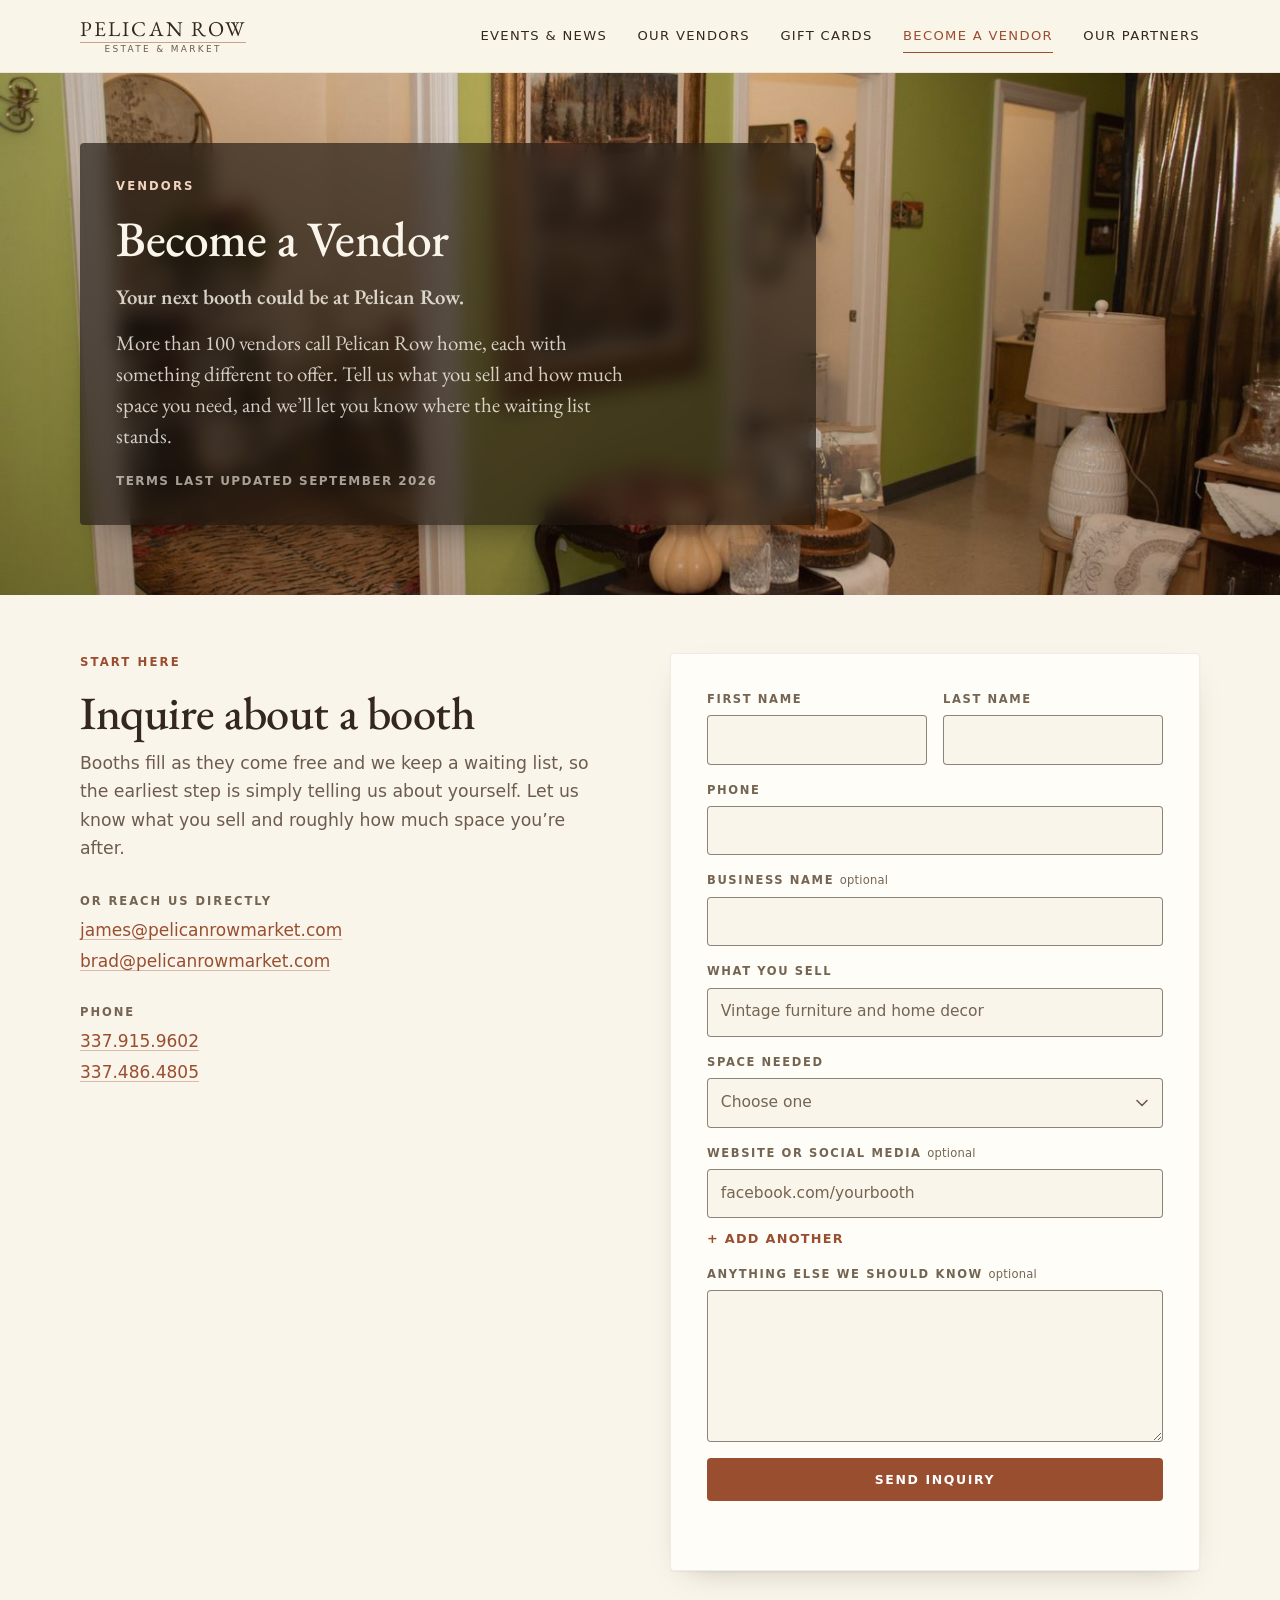
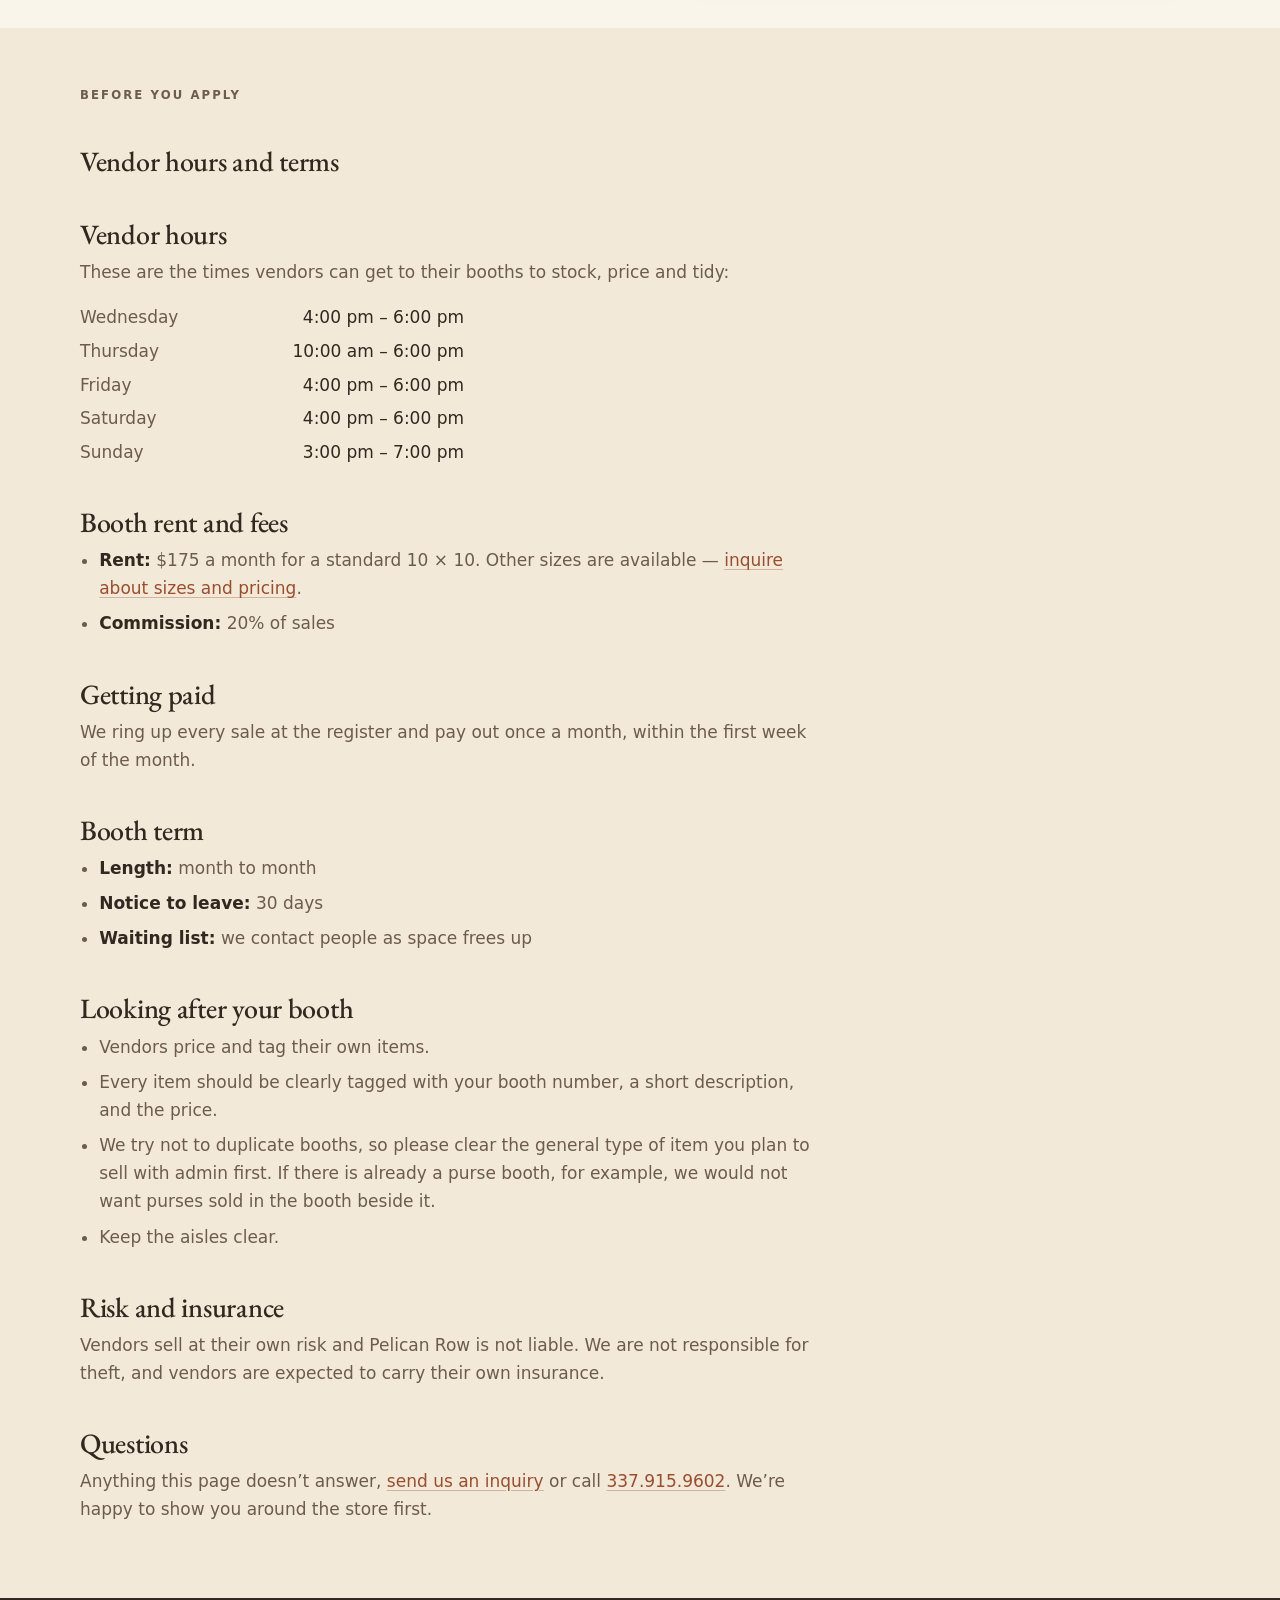
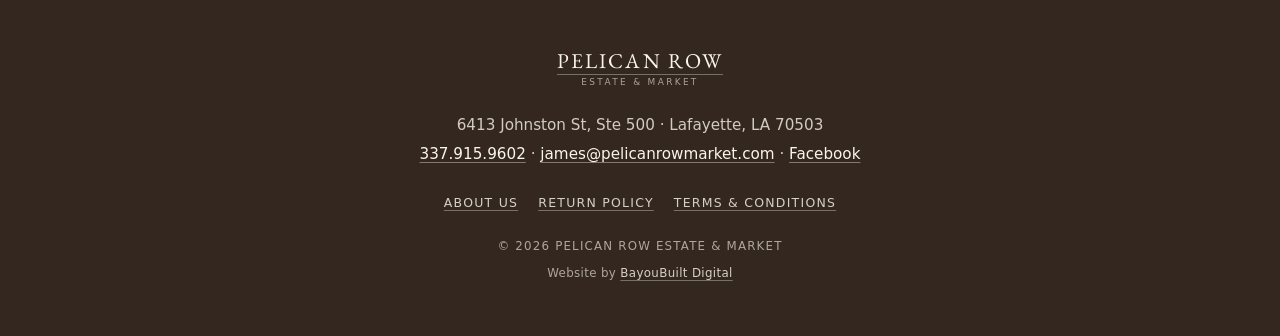
<file: become-a-vendor.html>
<!DOCTYPE html>
<html lang="en">
<head>
<meta charset="utf-8">
<meta name="viewport" content="width=device-width, initial-scale=1">
<title>Become a Vendor | Pelican Row Estate &amp; Market</title>
<meta name="description" content="Rent a booth at Pelican Row Estate &amp; Market in Lafayette, Louisiana. Inquire about joining our 100+ vendors, and read the booth terms.">
<link rel="canonical" href="https://www.pelicanrowmarket.com/become-a-vendor.html">
<link rel="icon" href="assets/favicon.ico" sizes="any">
<link rel="apple-touch-icon" href="assets/apple-touch-icon.png">
<meta name="theme-color" content="#faf5ea">

<!-- Open Graph / social sharing. og-image.jpg is 1200x630 (tools/make-og-image.py). -->
<meta property="og:site_name" content="Pelican Row Estate &amp; Market">
<meta property="og:locale" content="en_US">
<meta property="og:type" content="website">
<meta property="og:title" content="Become a Vendor at Pelican Row">
<meta property="og:description" content="Rent a booth alongside more than 100 vendors in Lafayette, Louisiana.">
<meta property="og:image" content="https://www.pelicanrowmarket.com/assets/og-image.jpg">
<meta property="og:image:width" content="1200">
<meta property="og:image:height" content="630">
<meta property="og:image:alt" content="The Pelican Row Estate &amp; Market storefront on Johnston Street in Lafayette">
<meta property="og:url" content="https://www.pelicanrowmarket.com/become-a-vendor.html">
<meta name="twitter:card" content="summary_large_image">
<meta name="twitter:title" content="Become a Vendor at Pelican Row">
<meta name="twitter:description" content="Rent a booth alongside more than 100 vendors in Lafayette, Louisiana.">
<meta name="twitter:image" content="https://www.pelicanrowmarket.com/assets/og-image.jpg">

<link rel="preconnect" href="https://fonts.googleapis.com">
<link rel="preconnect" href="https://fonts.gstatic.com" crossorigin>
<link href="https://fonts.googleapis.com/css2?family=EB+Garamond:ital,wght@0,400;0,500;0,600;1,400&display=swap" rel="stylesheet">
<link rel="stylesheet" href="styles.css?v=207">

<!-- Breadcrumbs, so a search result can show Home > Become a Vendor -->
<script type="application/ld+json">
{
  "@context": "https://schema.org",
  "@type": "BreadcrumbList",
  "itemListElement": [
    { "@type": "ListItem", "position": 1, "name": "Home", "item": "https://www.pelicanrowmarket.com/" },
    { "@type": "ListItem", "position": 2, "name": "Become a Vendor", "item": "https://www.pelicanrowmarket.com/become-a-vendor.html" }
  ]
}
</script>
</head>
<body>

<!--
  ─────────────────────────────────────────────────────────────
  Terms supplied by the store. Not legal advice.

  THE BINDING VERSION IS THE BOOTH AGREEMENT THE VENDOR SIGNS.
  This page is the readable summary that answers what vendors
  ask before they call. Every figure here must match the signed
  agreement; if they ever disagree, that is the problem, not a
  detail. Have a Louisiana attorney draft the signed one.

  The risk and insurance paragraph is the one worth paying for.
  "Sell at your own risk" and "not responsible for theft" only
  hold if the vendor agreed to them in the signed agreement.
  Stating them here does not bind anyone on its own.

  When rent, commission or hours change, update this page AND
  the "Terms last updated" date in the page header.
  ─────────────────────────────────────────────────────────────
-->

<a class="skip" href="#main">Skip to main content</a>

<header class="site-header">
  <div class="wrap header-inner">
    <a class="wordmark" href="index.html" aria-label="Pelican Row Estate and Market, home">
      <span class="wordmark-top">Pelican&nbsp;Row</span>
      <span class="wordmark-rule" aria-hidden="true"></span>
      <span class="wordmark-sub">Estate &amp; Market</span>
    </a>

    <button class="nav-toggle" id="navToggle" aria-expanded="false" aria-controls="siteNav">
      <span class="nav-toggle-bars" aria-hidden="true"><i></i><i></i><i></i></span>
      <span class="nav-toggle-label">Menu</span>
    </button>

    <nav class="site-nav" id="siteNav" aria-label="Main">
      <a href="events.html">Events &amp; News</a>
      <a href="vendors.html">Our Vendors</a>
      <a href="gift-cards.html">Gift Cards</a>
      <a href="become-a-vendor.html" aria-current="page">Become a Vendor</a>
      <a href="partners.html">Our Partners</a>

    </nav>
  </div>
</header>

<main id="main">

  <!-- Single banner image, not a slideshow: no data-slideshow attribute, so
       the script leaves it alone and nothing rotates. Booths and the rooms
       they sit in, which is what this page is asking someone to join. -->
  <div class="page-head page-head-media page-head-light">
    <div class="slideshow" aria-hidden="true">
      <img class="slide is-active" src="assets/banner-vendor/01.jpg" alt=""
           width="1400" height="788" fetchpriority="high">
    </div>
    <div class="wrap page-head-inner">
      <div class="page-head-plate">
        <p class="eyebrow">Vendors</p>
        <h1>Become a Vendor</h1>
        <p class="page-lede page-lede-lead">Your next booth could be at Pelican Row.</p>
        <p class="page-lede">
          More than 100 vendors call Pelican Row home, each with something
          different to offer. Tell us what you sell and how much space you
          need, and we&rsquo;ll let you know where the waiting list stands.
        </p>
        <p class="page-meta">Terms last updated September 2026</p>
      </div>
    </div>
  </div>

  <!-- ══ INQUIRY FORM ══ -->
  <section class="section" id="inquire">
    <div class="wrap contact-grid">

      <div class="contact-copy">
        <p class="eyebrow">Start here</p>
        <h2>Inquire about a booth</h2>
        <p class="section-lede">
          Booths fill as they come free and we keep a waiting list, so the
          earliest step is simply telling us about yourself. Let us know what
          you sell and roughly how much space you&rsquo;re after.
        </p>

        <div class="detail">
          <h3>Or reach us directly</h3>
          <p class="stack">
            <a href="mailto:james@pelicanrowmarket.com">james@pelicanrowmarket.com</a>
            <a href="mailto:brad@pelicanrowmarket.com">brad@pelicanrowmarket.com</a>
          </p>
        </div>

        <div class="detail">
          <h3>Phone</h3>
          <p class="stack">
            <a href="tel:+13379159602">337.915.9602</a>
            <a href="tel:+13374864805">337.486.4805</a>
          </p>
        </div>
      </div>

      <!-- Same mailto handling as the contact form on the home page: it opens
           the sender's own email app, so there is no form service to depend on
           and the reply address is always a real one. See script.js. -->
      <form class="form" data-mailto="james@pelicanrowmarket.com" data-mailto-cc="brad@pelicanrowmarket.com" data-subject="Booth inquiry" novalidate>
        <div class="field-row">
          <p class="field">
            <label for="firstName">First name</label>
            <input id="firstName" name="firstName" type="text" autocomplete="given-name" required>
          </p>
          <p class="field">
            <label for="lastName">Last name</label>
            <input id="lastName" name="lastName" type="text" autocomplete="family-name" required>
          </p>
        </div>
        <p class="field">
          <label for="phone">Phone</label>
          <input id="phone" name="phone" type="tel" autocomplete="tel" required>
        </p>
        <p class="field">
          <label for="businessName">Business name <span class="field-opt">optional</span></label>
          <input id="businessName" name="businessName" type="text" autocomplete="organization">
        </p>
        <p class="field">
          <label for="sells">What you sell</label>
          <input id="sells" name="sells" type="text" list="sellsSuggestions"
                 placeholder="Vintage furniture and home decor" required>
          <!-- Suggestions, not a fixed list: anything can still be typed. -->
          <datalist id="sellsSuggestions">
            <option value="Antiques"></option>
            <option value="Vintage furniture"></option>
            <option value="Home decor"></option>
            <option value="Glassware and china"></option>
            <option value="Jewelry"></option>
            <option value="Vintage clothing"></option>
            <option value="Records and books"></option>
            <option value="Sports memorabilia"></option>
            <option value="Handmade and crafts"></option>
            <option value="Estate pieces"></option>
          </datalist>
        </p>
        <p class="field">
          <label for="space">Space needed</label>
          <select id="space" name="space" required>
            <option value="" disabled selected>Choose one</option>
            <option value="Small">Small</option>
            <option value="Medium">Medium</option>
            <option value="Large">Large</option>
            <option value="XL">XL</option>
          </select>
        </p>
        <!-- A div, not a p: the repeat rows below are block elements and a
             <p> would close itself around them. -->
        <div class="field">
          <label for="socials">Website or social media <span class="field-opt">optional</span></label>
          <!-- Three rows, and the placeholders cycle Facebook, Instagram,
               then a plain website, so the third hint shows this field is
               not only for social accounts. These are what ends up on the
               Our Vendors page, so the wording matches the ask there. -->
          <div class="repeat" data-repeat data-repeat-max="3"
               data-repeat-examples="facebook.com/yourbooth|instagram.com/yourbooth|yourbooth.com">
            <div class="repeat-row">
              <input id="socials" name="socials" type="text" data-label="Website or social media" data-raw
                     placeholder="facebook.com/yourbooth">
              <button type="button" class="row-remove" aria-label="Remove this entry" hidden>&times;</button>
            </div>
          </div>
          <button type="button" class="add-row" data-repeat-add>Add another</button>
        </div>
        <p class="field">
          <label for="message">Anything else we should know <span class="field-opt">optional</span></label>
          <textarea id="message" name="message" rows="5"></textarea>
        </p>
        <button class="btn btn-primary btn-block" type="submit">Send inquiry</button>
        <p class="form-note" role="status"></p>
      </form>

    </div>
  </section>

  <!-- ══ HOURS AND TERMS ══ -->
  <section class="section section-tint" id="terms">
    <div class="wrap">
      <div class="prose">

        <p class="eyebrow">Before you apply</p>
        <h2>Vendor hours and terms</h2>

        <h2>Vendor hours</h2>
        <p>
          These are the times vendors can get to their booths to stock, price
          and tidy:
        </p>
        <dl class="hours">
          <div><dt>Wednesday</dt><dd>4:00 pm &ndash; 6:00 pm</dd></div>
          <div><dt>Thursday</dt><dd>10:00 am &ndash; 6:00 pm</dd></div>
          <div><dt>Friday</dt><dd>4:00 pm &ndash; 6:00 pm</dd></div>
          <div><dt>Saturday</dt><dd>4:00 pm &ndash; 6:00 pm</dd></div>
          <div><dt>Sunday</dt><dd>3:00 pm &ndash; 7:00 pm</dd></div>
        </dl>

        <h2>Booth rent and fees</h2>
        <ul>
          <!-- The link points back up to the form on this same page, so the
               one thing this line asks you to do is one tap away. -->
          <li><strong>Rent:</strong> $175 a month for a standard 10 &times; 10.
            Other sizes are available &mdash;
            <a href="#inquire">inquire about sizes and pricing</a>.</li>
          <li><strong>Commission:</strong> 20% of sales</li>
        </ul>

        <h2>Getting paid</h2>
        <p>
          We ring up every sale at the register and pay out once a month,
          within the first week of the month.
        </p>

        <h2>Booth term</h2>
        <ul>
          <li><strong>Length:</strong> month to month</li>
          <li><strong>Notice to leave:</strong> 30 days</li>
          <li><strong>Waiting list:</strong> we contact people as space frees
            up</li>
        </ul>

        <h2>Looking after your booth</h2>
        <ul>
          <li>Vendors price and tag their own items.</li>
          <li>Every item should be clearly tagged with your booth number, a
            short description, and the price.</li>
          <li>We try not to duplicate booths, so please clear the general type
            of item you plan to sell with admin first. If there is already a
            purse booth, for example, we would not want purses sold in the
            booth beside it.</li>
          <li>Keep the aisles clear.</li>
        </ul>

        <h2>Risk and insurance</h2>
        <p>
          Vendors sell at their own risk and Pelican Row is not liable. We are
          not responsible for theft, and vendors are expected to carry their
          own insurance.
        </p>

        <h2>Questions</h2>
        <p>
          Anything this page doesn&rsquo;t answer,
          <a href="#inquire">send us an inquiry</a> or call
          <a href="tel:+13379159602">337.915.9602</a>. We&rsquo;re happy to show
          you around the store first.
        </p>

      </div>
    </div>
  </section>

</main>

<footer class="site-footer">
  <div class="wrap footer-inner">
    <a class="wordmark wordmark-footer" href="index.html">
      <span class="wordmark-top">Pelican&nbsp;Row</span>
      <span class="wordmark-rule" aria-hidden="true"></span>
      <span class="wordmark-sub">Estate &amp; Market</span>
    </a>
    <p class="footer-address">
      6413 Johnston St, Ste&nbsp;500 &middot; Lafayette, LA 70503<br>
      <a href="tel:+13379159602">337.915.9602</a> &middot;
      <a href="mailto:james@pelicanrowmarket.com">james@pelicanrowmarket.com</a> &middot;
      <a href="https://www.facebook.com/p/Pelican-Row-Estate-Market-100091994943430/" target="_blank" rel="noopener">Facebook</a>
    </p>
    <nav class="footer-links" aria-label="More">
      <a href="about.html">About Us</a>
      <a href="return-policy.html">Return Policy</a>
      <a href="terms.html">Terms &amp; Conditions</a>
    </nav>
    <div class="footer-meta">
      <p class="footer-legal">&copy; <span id="year">2026</span> Pelican Row Estate &amp; Market</p>
      <p class="footer-credit">Website by <a href="https://bayoubuilt-digital.com/" target="_blank" rel="noopener">BayouBuilt Digital</a></p>
    </div>
  </div>
</footer>

<script src="script.js?v=207"></script>
</body>
</html>
</file>
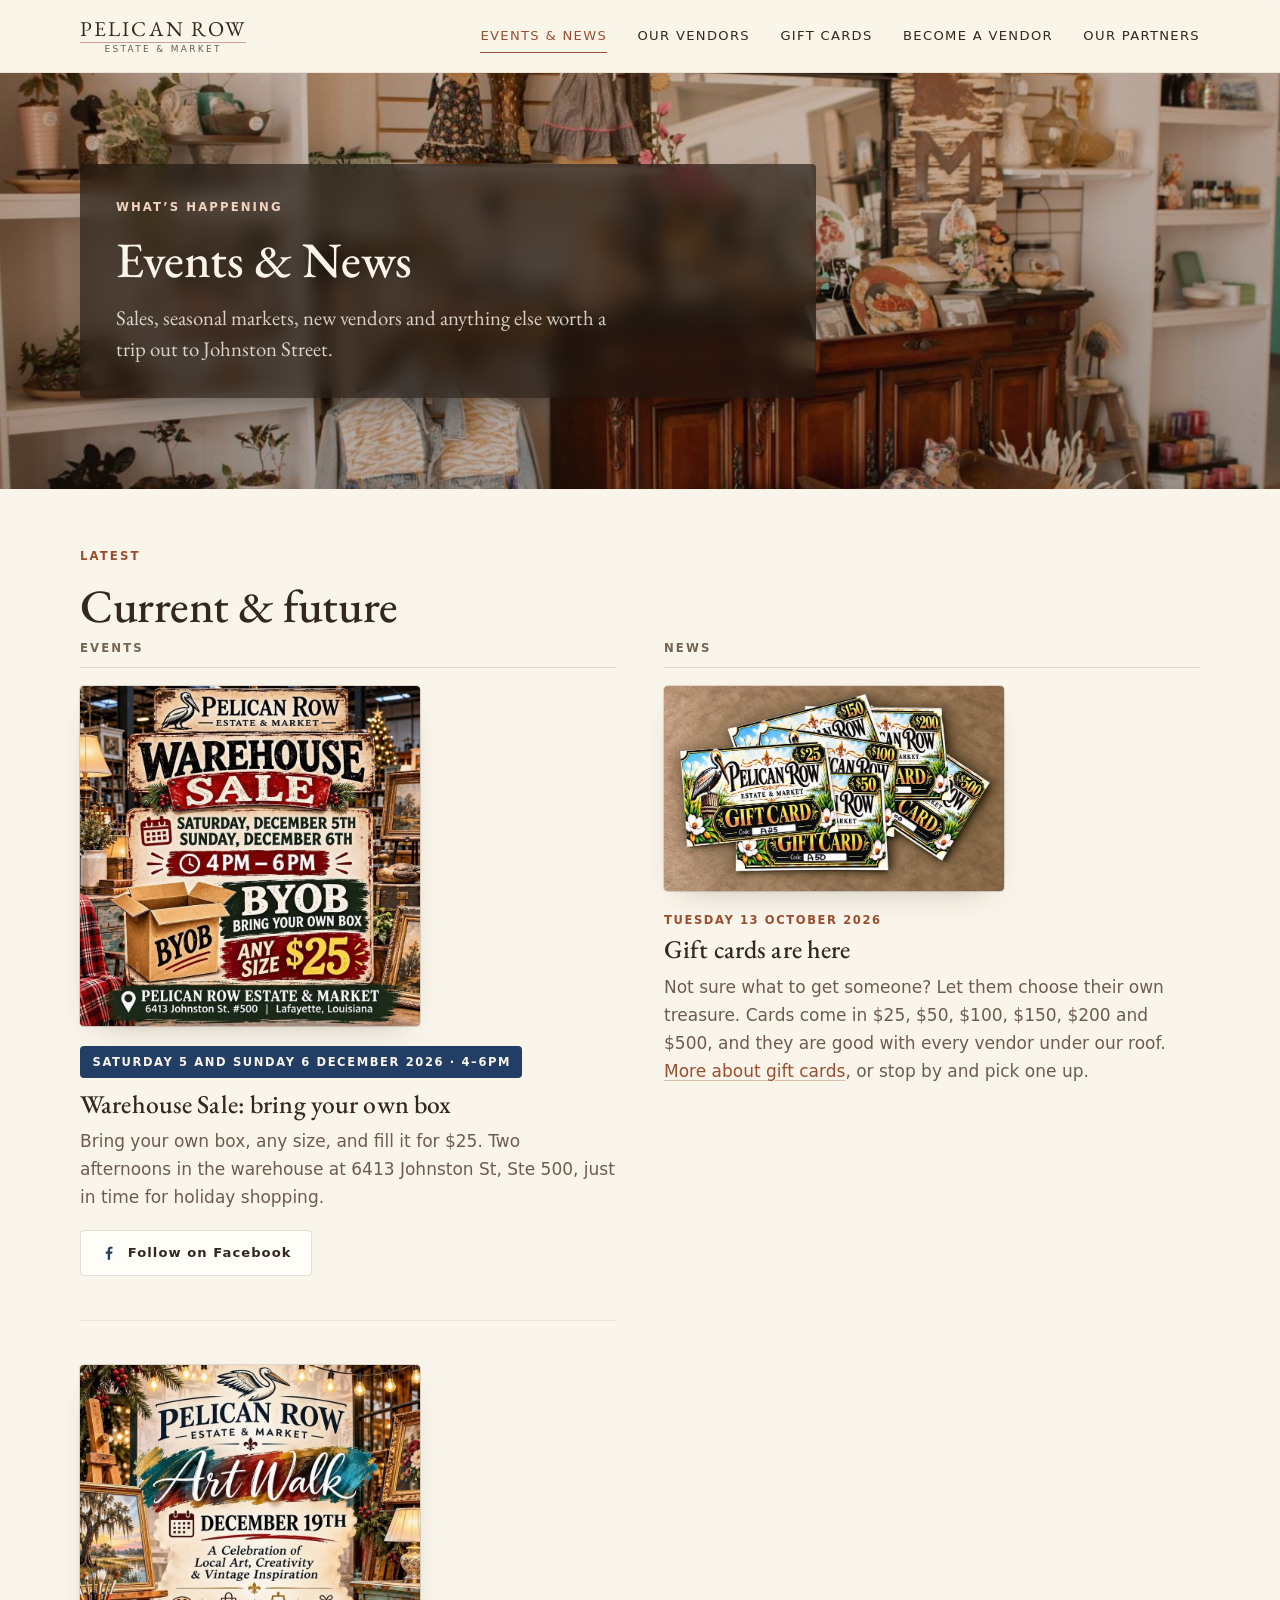
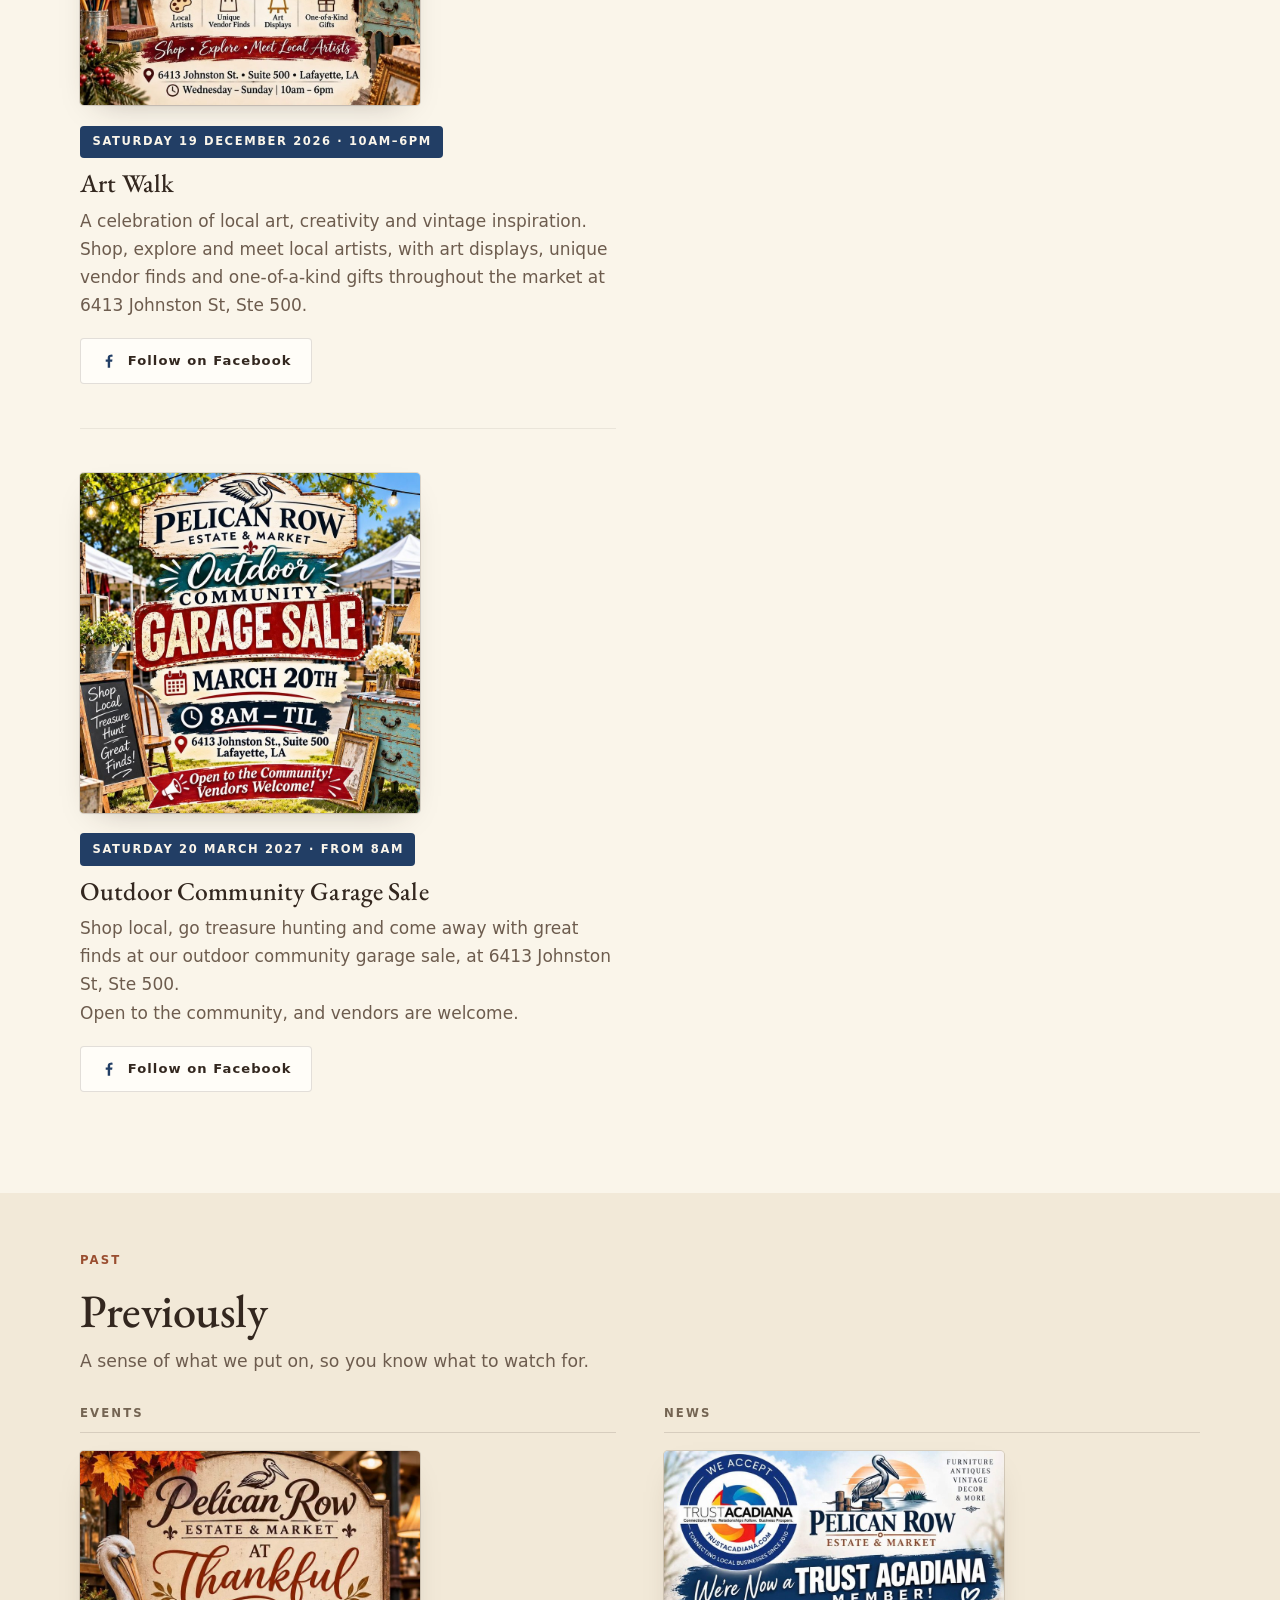
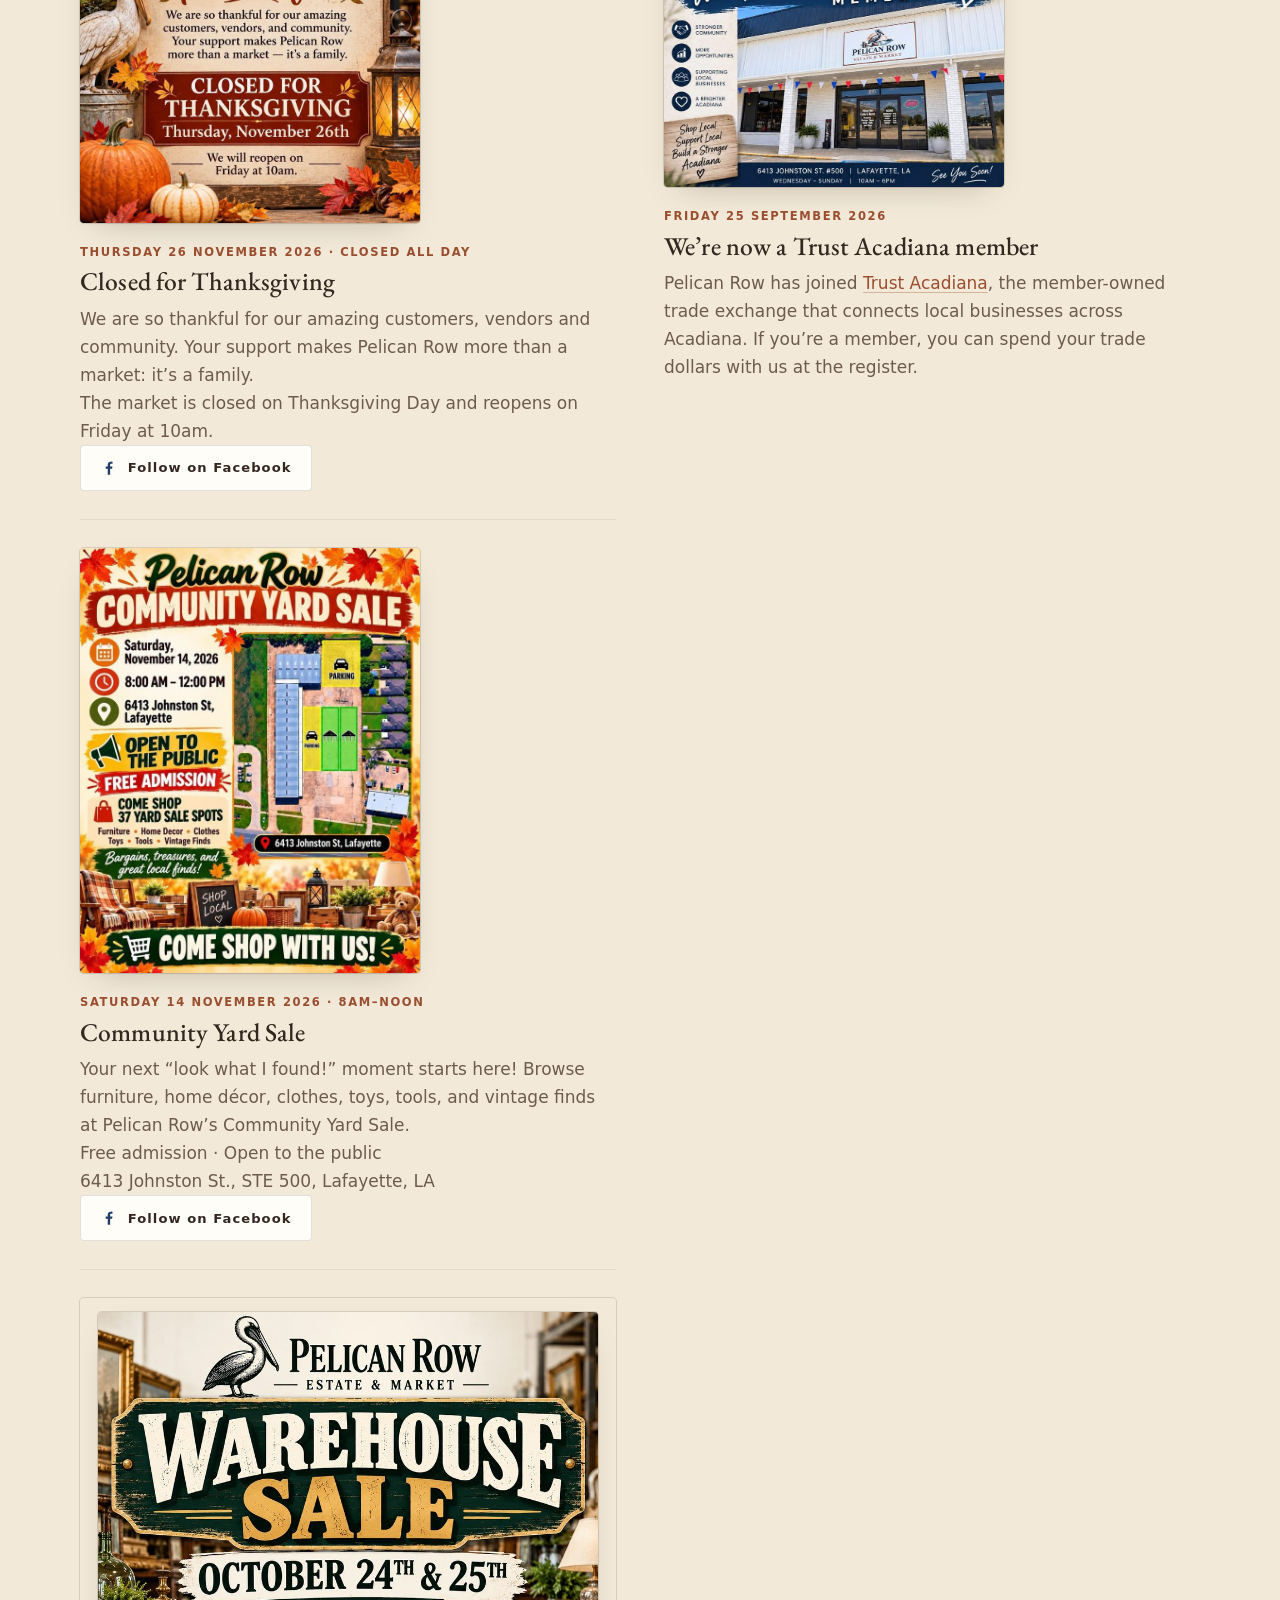
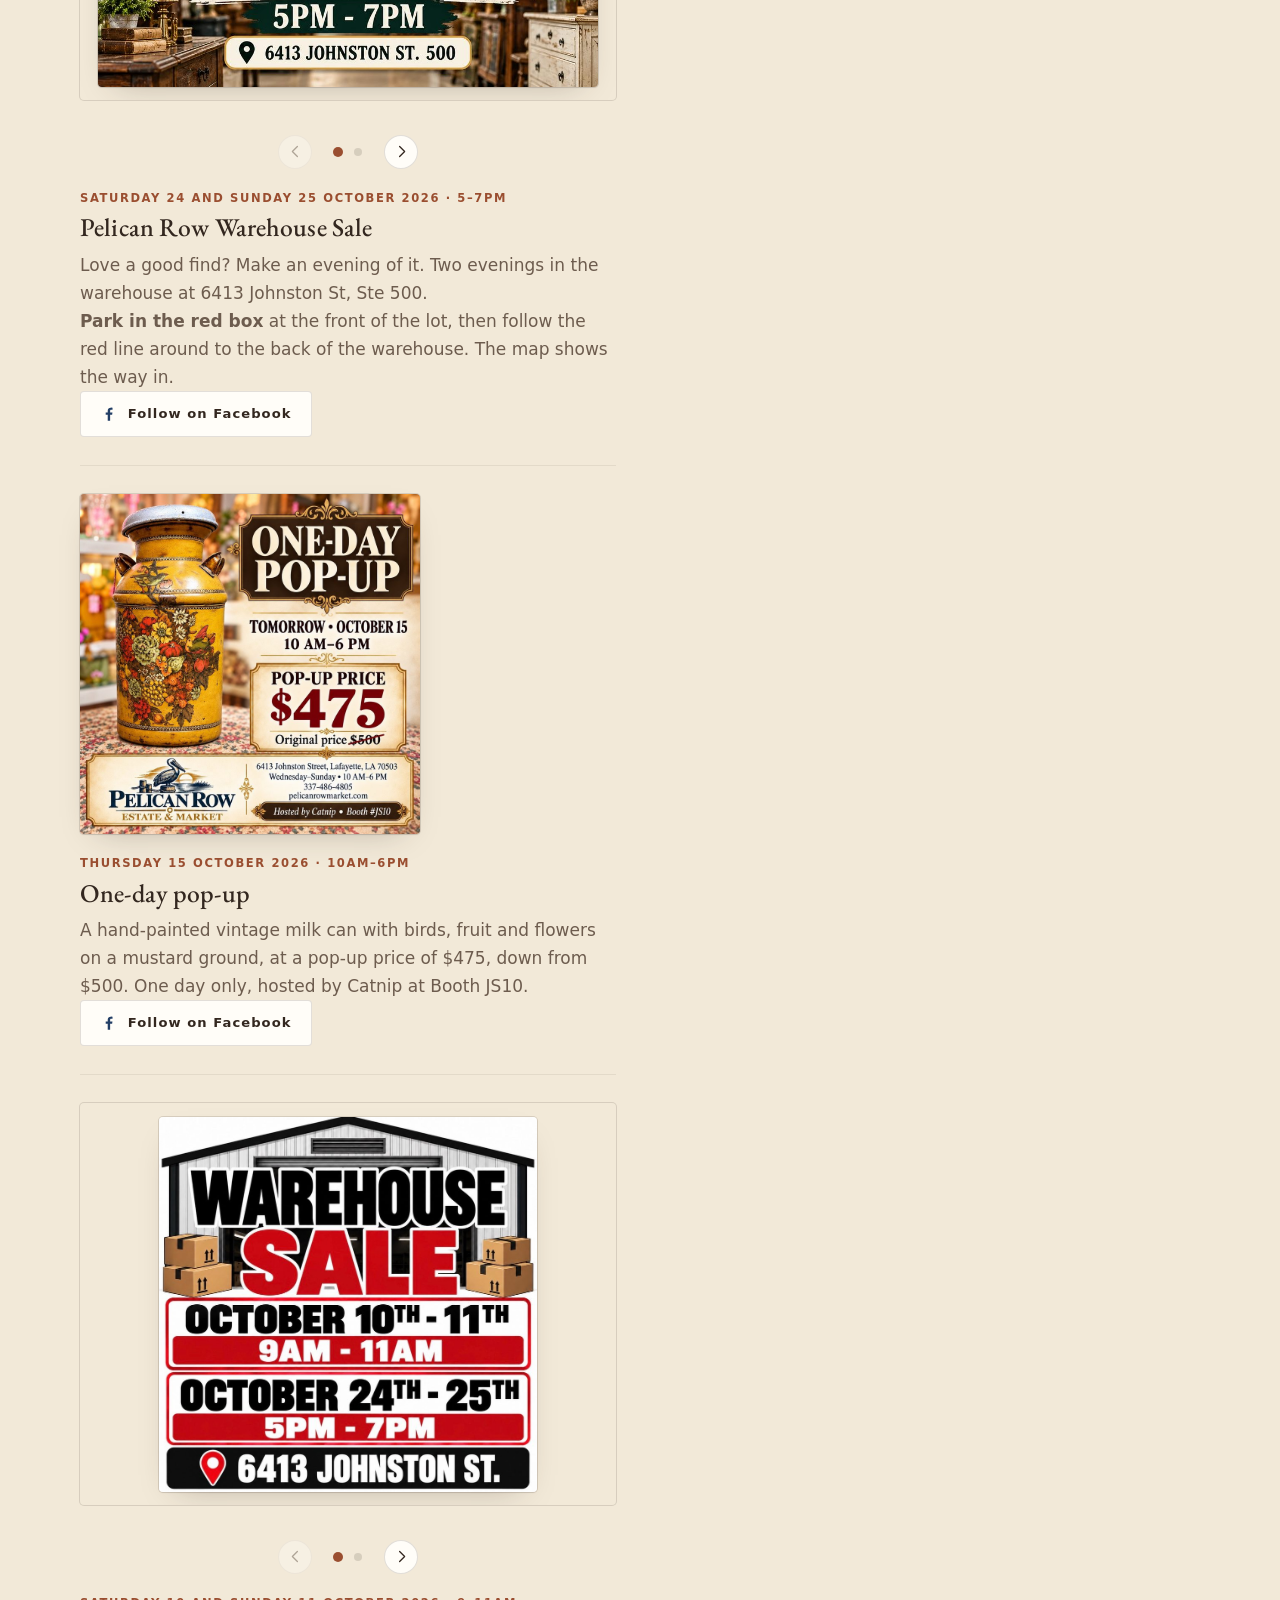
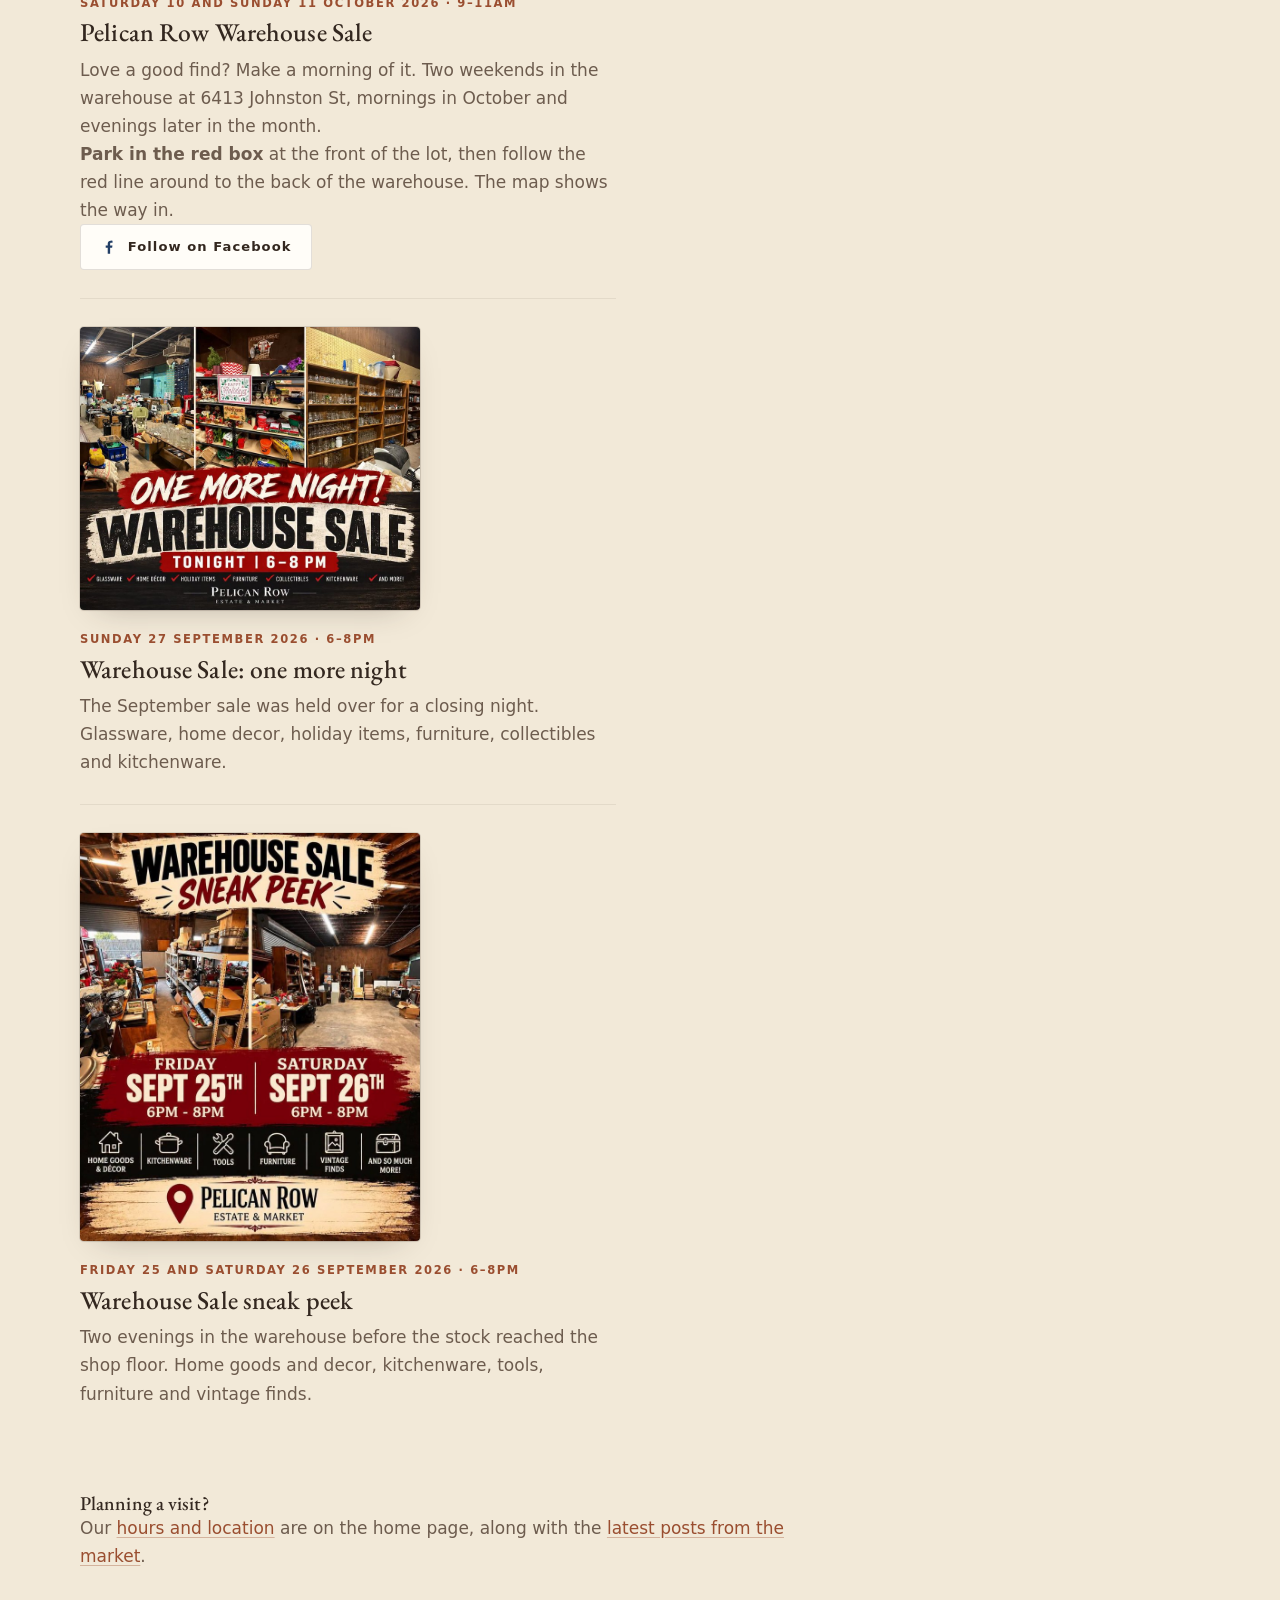
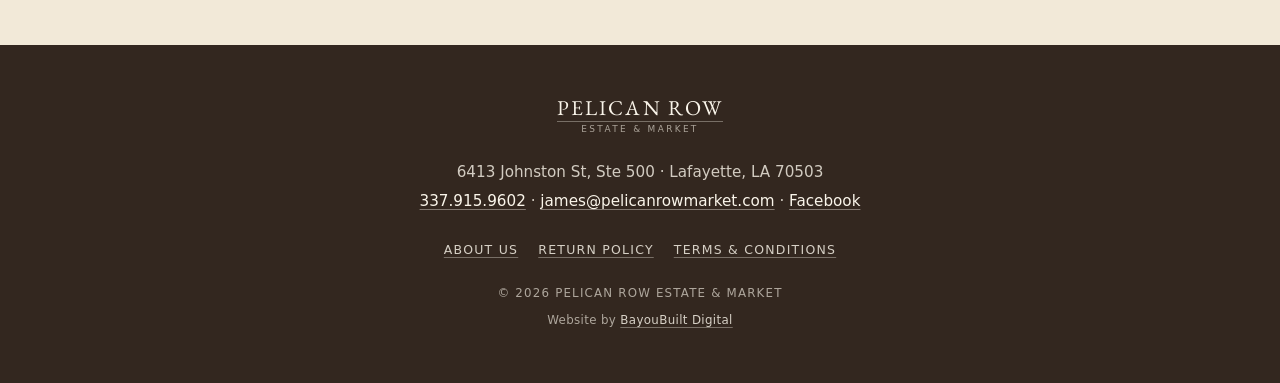
<file: events.html>
<!DOCTYPE html>
<html lang="en">
<head>
<meta charset="utf-8">
<meta name="viewport" content="width=device-width, initial-scale=1">
<title>Events &amp; News | Pelican Row Estate &amp; Market</title>
<meta name="description" content="Warehouse sales, seasonal markets and news from Pelican Row Estate &amp; Market in Lafayette, Louisiana. See what we have put on, and what is coming up next.">
<link rel="canonical" href="https://www.pelicanrowmarket.com/events.html">
<link rel="icon" href="assets/favicon.ico" sizes="any">
<link rel="apple-touch-icon" href="assets/apple-touch-icon.png">
<meta name="theme-color" content="#faf5ea">

<!-- Open Graph / social sharing. og-image.jpg is 1200x630 (tools/make-og-image.py). -->
<meta property="og:site_name" content="Pelican Row Estate &amp; Market">
<meta property="og:locale" content="en_US">
<meta property="og:type" content="website">
<meta property="og:title" content="Events &amp; News at Pelican Row">
<meta property="og:description" content="Sales, seasonal markets and news from the market on Johnston Street.">
<meta property="og:image" content="https://www.pelicanrowmarket.com/assets/og-image.jpg">
<meta property="og:image:width" content="1200">
<meta property="og:image:height" content="630">
<meta property="og:image:alt" content="The Pelican Row Estate &amp; Market storefront on Johnston Street in Lafayette">
<meta property="og:url" content="https://www.pelicanrowmarket.com/events.html">
<meta name="twitter:card" content="summary_large_image">
<meta name="twitter:title" content="Events &amp; News at Pelican Row">
<meta name="twitter:description" content="Sales, seasonal markets and news from the market on Johnston Street.">
<meta name="twitter:image" content="https://www.pelicanrowmarket.com/assets/og-image.jpg">

<link rel="preconnect" href="https://fonts.googleapis.com">
<link rel="preconnect" href="https://fonts.gstatic.com" crossorigin>
<link href="https://fonts.googleapis.com/css2?family=EB+Garamond:ital,wght@0,400;0,500;0,600;1,400&display=swap" rel="stylesheet">
<link rel="stylesheet" href="styles.css?v=207">

<!-- Breadcrumbs, so a search result can show Home > Events & News -->
<script type="application/ld+json">
{
  "@context": "https://schema.org",
  "@type": "BreadcrumbList",
  "itemListElement": [
    { "@type": "ListItem", "position": 1, "name": "Home", "item": "https://www.pelicanrowmarket.com/" },
    { "@type": "ListItem", "position": 2, "name": "Events & News", "item": "https://www.pelicanrowmarket.com/events.html" }
  ]
}
</script>
</head>
<body>

<!--
  ─────────────────────────────────────────────────────────────
  This page is live and says "coming soon". It is linked from
  the main menu and from a card on the home page, so visitors
  do reach it: it needs real entries before long, or those two
  links should come out.

  TO ADD AN ENTRY: delete the .coming-soon block, uncomment the
  <ul class="events"> below it, and fill in one <li> per entry,
  newest first. The <time> datetime attribute must be a real ISO
  date (2026-11-14); that is what a machine reads, while the
  text beside it is what a person reads, so keep the two saying
  the same thing. Undated news (a new vendor, a change of hours)
  belongs here too: leave the <time> out and it still lays out.

  IF THIS PAGE GOES STALE it actively hurts. A visitor seeing a
  newest entry from eight months ago concludes the shop is shut,
  which is worse than the honest "coming soon" it says now. If
  nobody will keep it current, delete the page and the two links
  and let the Facebook feed on the home page do this job.
  ─────────────────────────────────────────────────────────────
-->
<a class="skip" href="#main">Skip to main content</a>

<header class="site-header">
  <div class="wrap header-inner">
    <a class="wordmark" href="index.html" aria-label="Pelican Row Estate and Market, home">
      <span class="wordmark-top">Pelican&nbsp;Row</span>
      <span class="wordmark-rule" aria-hidden="true"></span>
      <span class="wordmark-sub">Estate &amp; Market</span>
    </a>

    <button class="nav-toggle" id="navToggle" aria-expanded="false" aria-controls="siteNav">
      <span class="nav-toggle-bars" aria-hidden="true"><i></i><i></i><i></i></span>
      <span class="nav-toggle-label">Menu</span>
    </button>

    <nav class="site-nav" id="siteNav" aria-label="Main">
      <a href="events.html" aria-current="page">Events &amp; News</a>
      <a href="vendors.html">Our Vendors</a>
      <a href="gift-cards.html">Gift Cards</a>
      <a href="become-a-vendor.html">Become a Vendor</a>
      <a href="partners.html">Our Partners</a>

    </nav>
  </div>
</header>

<main id="main">

  <!--
    Same banner component as Our Vendors: see the note there and in the
    README. Only the first slide is in the markup; script.js fetches the
    rest one at a time, so the page costs one image up front rather than
    six. With JavaScript off the first image stays put.

    Rebuild the images with:
      python tools/make-shop-slides.py <source-dir> assets/banner-events 47 49
  -->
  <div class="page-head page-head-media">
    <div class="slideshow" aria-hidden="true" data-slideshow
         data-slideshow-images="assets/banner-events/02.jpg|assets/banner-events/03.jpg">
      <img class="slide is-active" src="assets/banner-events/01.jpg" alt=""
           width="1400" height="788" fetchpriority="high">
    </div>

    <div class="wrap page-head-inner">
      <div class="page-head-plate">
        <p class="eyebrow">What&rsquo;s happening</p>
        <h1>Events &amp; News</h1>
        <p class="page-lede">
          Sales, seasonal markets, new vendors and anything else worth a trip
          out to Johnston Street.
        </p>
      </div>
    </div>
  </div>

  <section class="section" id="upcoming">
    <div class="wrap">

      <!-- WHEN AN EVENT IS OVER it moves itself: see the expiry note in
           script.js. Entries are authored in the column they belong to, and
           an expired one crosses to the matching column under Previously,
           never to the other kind. -->
      <p class="eyebrow">Latest</p>
      <h2 class="events-title">Current &amp; future</h2>

      <div class="events-split">
        <div class="events-col">
          <h3 class="events-col-title">Events</h3>
          <ul class="events events-roomy" data-events-upcoming>
        <!-- Nearest first. script.js sorts this list by each entry's first
             date on load, so an entry typed in the wrong place still shows
             in the right one. Keep authoring it nearest first anyway: with
             JavaScript off, the markup order is the order people see. -->
        <li class="event event-media event-upcoming">
          <div class="event-body">
            <p class="event-when">
              <time datetime="2026-10-15">Thursday 15 October 2026</time>
              &middot; 10am&ndash;6pm
            </p>
            <h3>One-day pop-up</h3>
            <p>
              A hand-painted vintage milk can with birds, fruit and flowers
              on a mustard ground, at a pop-up price of $475, down from $500.
              One day only, hosted by Catnip at Booth JS10.
            </p>
            <a class="fb-button" href="https://www.facebook.com/p/Pelican-Row-Estate-Market-100091994943430/" target="_blank" rel="noopener">
              <svg viewBox="0 0 24 24" aria-hidden="true" focusable="false"><path d="M13.5 21v-8h2.7l.4-3.1h-3.1V7.9c0-.9.25-1.5 1.55-1.5h1.65V3.6A22 22 0 0 0 14.3 3.5c-2.4 0-4 1.45-4 4.1v2.3H7.6V13h2.7v8z"/></svg>
              <span>Follow on Facebook</span>
            </a>
          </div>
          <!-- In the pair wrapper even though there is one flyer, so it sits
               under the text at the same size as the warehouse sale's below
               it rather than in the narrow 260px column. -->
          <div class="event-flyers">
            <img class="event-flyer" src="assets/events/one-day-pop-up-october-15.jpg"
                 alt="Flyer: One-day pop-up, tomorrow October 15, 10am to 6pm. A hand-painted vintage milk can, pop-up price $475, original price $500. Hosted by Catnip, Booth JS10, at Pelican Row Estate and Market, 6413 Johnston Street, Lafayette."
                 width="900" height="900" loading="lazy">
          </div>
        </li>

        <li class="event event-media event-upcoming">
          <div class="event-body">
            <!-- One weekend left of this sale, so one chip. The October
                 10th-11th mornings moved to the past list with their own
                 flyer when they were done; this entry carries the evening
                 dates and the flyer the market published for them. -->
            <p class="event-when">
              <time datetime="2026-10-24">Saturday 24</time> and
              <time datetime="2026-10-25">Sunday 25 October 2026</time>
              &middot; 5&ndash;7pm
            </p>
            <h3>Pelican Row Warehouse Sale</h3>
            <p>
              Love a good find? Make an evening of it. Two evenings in the
              warehouse at 6413 Johnston St, Ste&nbsp;500.
            </p>
            <p>
              <strong>Park in the red box</strong> at the front of the lot,
              then follow the red line around to the back of the warehouse.
              The map shows the way in.
            </p>
            <a class="fb-button" href="https://www.facebook.com/p/Pelican-Row-Estate-Market-100091994943430/" target="_blank" rel="noopener">
              <svg viewBox="0 0 24 24" aria-hidden="true" focusable="false"><path d="M13.5 21v-8h2.7l.4-3.1h-3.1V7.9c0-.9.25-1.5 1.55-1.5h1.65V3.6A22 22 0 0 0 14.3 3.5c-2.4 0-4 1.45-4 4.1v2.3H7.6V13h2.7v8z"/></svg>
              <span>Follow on Facebook</span>
            </a>
          </div>

          <!-- Two images, so the column is a wrapper rather than a bare
               <img>. script.js wraps each flyer in its own zoom button and
               gives the pair arrows in the lightbox. The parking map is the
               same file the October 10th-11th entry uses: the way in has
               not changed, so there is no second copy of it. -->
          <div class="event-flyers">
            <img class="event-flyer" src="assets/events/warehouse-sale-october-24-25.jpg"
                 alt="Flyer: Pelican Row Warehouse Sale, October 24th and 25th, 5pm to 7pm, at 6413 Johnston St. 500."
                 width="900" height="675" loading="lazy">
            <img class="event-flyer" src="assets/events/warehouse-sale-october-parking.jpg"
                 alt="Parking map: park in the red box at the front of the lot, follow the red line along the side of the building, and go to the warehouse sale entrance at the back."
                 width="736" height="900" loading="lazy">
          </div>
        </li>

        <li class="event event-media event-upcoming">
          <div class="event-body">
            <p class="event-when">
              <time datetime="2026-11-14">Saturday 14 November 2026</time>
              &middot; 8am&ndash;noon
            </p>
            <h3>Community Yard Sale</h3>
            <p>
              Your next &ldquo;look what I found!&rdquo; moment starts here!
              Browse furniture, home d&eacute;cor, clothes, toys, tools, and
              vintage finds at Pelican Row&rsquo;s Community Yard Sale.
            </p>
            <!-- The flyer gives the street address without the suite. The
                 market asked for STE 500 on the site, so the text carries
                 it even though the picture beside it does not. -->
            <p>
              Free admission &middot; Open to the public<br>
              6413 Johnston St., STE&nbsp;500, Lafayette, LA
            </p>
            <a class="fb-button" href="https://www.facebook.com/p/Pelican-Row-Estate-Market-100091994943430/" target="_blank" rel="noopener">
              <svg viewBox="0 0 24 24" aria-hidden="true" focusable="false"><path d="M13.5 21v-8h2.7l.4-3.1h-3.1V7.9c0-.9.25-1.5 1.55-1.5h1.65V3.6A22 22 0 0 0 14.3 3.5c-2.4 0-4 1.45-4 4.1v2.3H7.6V13h2.7v8z"/></svg>
              <span>Follow on Facebook</span>
            </a>
          </div>
          <!-- One flyer, in the wrapper for the same reason as the pop-up
               above: it sits under the text at the size the others do. The
               parking plan is drawn into the flyer itself, so there is no
               separate map and no carousel. -->
          <div class="event-flyers">
            <img class="event-flyer" src="assets/events/community-yard-sale-november-14.jpg"
                 alt="Flyer: Pelican Row Community Yard Sale, Saturday November 14, 2026, 8am to 12pm, at 6413 Johnston St, Lafayette. Open to the public, free admission. Come shop 37 yard sale spots: furniture, home decor, clothes, toys, tools and vintage finds. An aerial map of the lot shows parking in the yellow areas and the yard sale tents in the two green rows."
                 width="720" height="900" loading="lazy">
          </div>
        </li>

        <li class="event event-media event-upcoming">
          <div class="event-body">
            <!-- A closure rather than an event, listed here so somebody
                 planning a visit sees it. It expires like any other entry,
                 the day after its date, which is the morning the market
                 reopens. -->
            <p class="event-when">
              <time datetime="2026-11-26">Thursday 26 November 2026</time>
              &middot; closed all day
            </p>
            <h3>Closed for Thanksgiving</h3>
            <p>
              We are so thankful for our amazing customers, vendors and
              community. Your support makes Pelican Row more than a market:
              it&rsquo;s a family.
            </p>
            <p>
              The market is closed on Thanksgiving Day and reopens on
              Friday at 10am.
            </p>
            <a class="fb-button" href="https://www.facebook.com/p/Pelican-Row-Estate-Market-100091994943430/" target="_blank" rel="noopener">
              <svg viewBox="0 0 24 24" aria-hidden="true" focusable="false"><path d="M13.5 21v-8h2.7l.4-3.1h-3.1V7.9c0-.9.25-1.5 1.55-1.5h1.65V3.6A22 22 0 0 0 14.3 3.5c-2.4 0-4 1.45-4 4.1v2.3H7.6V13h2.7v8z"/></svg>
              <span>Follow on Facebook</span>
            </a>
          </div>
          <div class="event-flyers">
            <img class="event-flyer" src="assets/events/closed-thanksgiving-november-26.jpg"
                 alt="Pelican Row Estate and Market at Thankful. We are so thankful for our amazing customers, vendors, and community. Your support makes Pelican Row more than a market, it's a family. Closed for Thanksgiving, Thursday, November 26th. We will reopen on Friday at 10am."
                 width="822" height="900" loading="lazy">
          </div>
        </li>

        <li class="event event-media event-upcoming">
          <div class="event-body">
            <p class="event-when">
              <time datetime="2026-12-05">Saturday 5</time> and
              <time datetime="2026-12-06">Sunday 6 December 2026</time>
              &middot; 4&ndash;6pm
            </p>
            <h3>Warehouse Sale: bring your own box</h3>
            <p>
              Bring your own box, any size, and fill it for $25. Two
              afternoons in the warehouse at 6413 Johnston St, Ste&nbsp;500,
              just in time for holiday shopping.
            </p>
            <a class="fb-button" href="https://www.facebook.com/p/Pelican-Row-Estate-Market-100091994943430/" target="_blank" rel="noopener">
              <svg viewBox="0 0 24 24" aria-hidden="true" focusable="false"><path d="M13.5 21v-8h2.7l.4-3.1h-3.1V7.9c0-.9.25-1.5 1.55-1.5h1.65V3.6A22 22 0 0 0 14.3 3.5c-2.4 0-4 1.45-4 4.1v2.3H7.6V13h2.7v8z"/></svg>
              <span>Follow on Facebook</span>
            </a>
          </div>
          <div class="event-flyers">
            <img class="event-flyer" src="assets/events/warehouse-sale-december-5-6.jpg"
                 alt="Flyer: Pelican Row Estate and Market Warehouse Sale, Saturday December 5th and Sunday December 6th, 4pm to 6pm. BYOB, bring your own box: any size, $25. 6413 Johnston St. #500, Lafayette, Louisiana."
                 width="900" height="900" loading="lazy">
          </div>
        </li>

        <li class="event event-media event-upcoming">
          <div class="event-body">
            <!-- The flyer gives the date and, separately, the market's usual
                 Wednesday-Sunday hours. The 19th is a Saturday, so the Art
                 Walk runs inside those hours: 10am-6pm. -->
            <p class="event-when">
              <time datetime="2026-12-19">Saturday 19 December 2026</time>
              &middot; 10am&ndash;6pm
            </p>
            <h3>Art Walk</h3>
            <p>
              A celebration of local art, creativity and vintage inspiration.
              Shop, explore and meet local artists, with art displays, unique
              vendor finds and one-of-a-kind gifts throughout the market at
              6413 Johnston St, Ste&nbsp;500.
            </p>
            <a class="fb-button" href="https://www.facebook.com/p/Pelican-Row-Estate-Market-100091994943430/" target="_blank" rel="noopener">
              <svg viewBox="0 0 24 24" aria-hidden="true" focusable="false"><path d="M13.5 21v-8h2.7l.4-3.1h-3.1V7.9c0-.9.25-1.5 1.55-1.5h1.65V3.6A22 22 0 0 0 14.3 3.5c-2.4 0-4 1.45-4 4.1v2.3H7.6V13h2.7v8z"/></svg>
              <span>Follow on Facebook</span>
            </a>
          </div>
          <div class="event-flyers">
            <img class="event-flyer" src="assets/events/art-walk-december-19.jpg"
                 alt="Flyer: Pelican Row Estate and Market Art Walk, December 19th. A celebration of local art, creativity and vintage inspiration: local artists, unique vendor finds, art displays and one-of-a-kind gifts. Shop, explore, meet local artists. 6413 Johnston St., Suite 500, Lafayette, LA. Wednesday to Sunday, 10am to 6pm."
                 width="900" height="900" loading="lazy">
          </div>
        </li>

        <li class="event event-media event-upcoming">
          <div class="event-body">
            <!-- The flyer says "March 20th" with no year. It went up in
                 November 2026, so the next March 20th is 2027, a Saturday.
                 "8AM - TIL" has no closing time, so the date line gives the
                 start only. -->
            <p class="event-when">
              <time datetime="2027-03-20">Saturday 20 March 2027</time>
              &middot; from 8am
            </p>
            <h3>Outdoor Community Garage Sale</h3>
            <p>
              Shop local, go treasure hunting and come away with great finds
              at our outdoor community garage sale, at 6413 Johnston St,
              Ste&nbsp;500.
            </p>
            <p>
              Open to the community, and vendors are welcome.
            </p>
            <a class="fb-button" href="https://www.facebook.com/p/Pelican-Row-Estate-Market-100091994943430/" target="_blank" rel="noopener">
              <svg viewBox="0 0 24 24" aria-hidden="true" focusable="false"><path d="M13.5 21v-8h2.7l.4-3.1h-3.1V7.9c0-.9.25-1.5 1.55-1.5h1.65V3.6A22 22 0 0 0 14.3 3.5c-2.4 0-4 1.45-4 4.1v2.3H7.6V13h2.7v8z"/></svg>
              <span>Follow on Facebook</span>
            </a>
          </div>
          <div class="event-flyers">
            <img class="event-flyer" src="assets/events/outdoor-garage-sale-march-20.jpg"
                 alt="Flyer: Pelican Row Estate and Market Outdoor Community Garage Sale, March 20th, 8am until. 6413 Johnston St., Suite 500, Lafayette, LA. Shop local, treasure hunt, great finds. Open to the community, vendors welcome."
                 width="900" height="900" loading="lazy">
          </div>
        </li>
          </ul>
          <p class="events-empty" data-events-empty hidden>
            Nothing on the calendar right now. Sales are announced on
            <a href="https://www.facebook.com/p/Pelican-Row-Estate-Market-100091994943430/"
               target="_blank" rel="noopener">Facebook</a>
            first, so follow us there.
          </p>
        </div>

        <div class="events-col">
          <h3 class="events-col-title">News</h3>
          <ul class="events" data-news-upcoming>
        <!-- News. The date shown is the day it was posted, and data-posted
             says the same thing in machine-readable form: script.js reads
             that one and moves the entry to the past column a week later.
             The <time> here is the posting date, NOT an event date, which
             is why data-posted is checked first when the expiry is worked
             out. -->
        <li class="event event-media" data-posted="2026-10-13">
          <div class="event-body">
            <p class="event-when">
              <time datetime="2026-10-13">Tuesday 13 October 2026</time>
            </p>
            <h3>Gift cards are here</h3>
            <p>
              Not sure what to get someone? Let them choose their own
              treasure. Cards come in $25, $50, $100, $150, $200 and $500,
              and they are good with every vendor under our roof.
            </p>
            <p>
              <a href="gift-cards.html">More about gift cards</a>, or stop by
              and pick one up.
            </p>
          </div>
          <img class="event-flyer" src="assets/events/gift-cards.jpg"
               alt="A fan of Pelican Row Estate and Market gift cards in $25, $50, $100, $150, $200 and $500, each printed with a pelican, magnolias and marsh grass."
               width="900" height="543" loading="lazy">
        </li>
          </ul>
          <p class="events-empty" data-news-empty hidden>
            No news at the moment. Come and see what has just reached the
            floor.
          </p>
        </div>
      </div>

    </div>
  </section>

  <section class="section section-tint" id="past">
    <div class="wrap">

      <p class="eyebrow">Past</p>
      <h2 class="events-title">Previously</h2>
      <p class="section-lede">
        A sense of what we put on, so you know what to watch for.
      </p>

      <!--
        Flyers are the market's own, resized by tools/make-event-flyers.py
        and served from assets/events/. Each <time> is a real ISO date and
        says the same thing as the text beside it.

        A column with nothing in it is hidden outright by script.js, heading
        and all: an empty "News" heading under Previously says less than
        nothing.
      -->
      <div class="events-split">
        <div class="events-col" data-events-past-col>
          <h3 class="events-col-title">Events</h3>
          <ul class="events" data-events-past>
        <li class="event event-media">
          <div class="event-body">
            <p class="event-when">
              <time datetime="2026-10-10">Saturday 10</time> and
              <time datetime="2026-10-11">Sunday 11 October 2026</time>
              &middot; 9&ndash;11am
            </p>
            <h3>Pelican Row Warehouse Sale</h3>
            <p>
              Love a good find? Make a morning of it. Two weekends in the
              warehouse at 6413 Johnston St, mornings in October and evenings
              later in the month.
            </p>
            <p>
              <strong>Park in the red box</strong> at the front of the lot,
              then follow the red line around to the back of the warehouse.
              The map shows the way in.
            </p>
            <a class="fb-button" href="https://www.facebook.com/p/Pelican-Row-Estate-Market-100091994943430/" target="_blank" rel="noopener">
              <svg viewBox="0 0 24 24" aria-hidden="true" focusable="false"><path d="M13.5 21v-8h2.7l.4-3.1h-3.1V7.9c0-.9.25-1.5 1.55-1.5h1.65V3.6A22 22 0 0 0 14.3 3.5c-2.4 0-4 1.45-4 4.1v2.3H7.6V13h2.7v8z"/></svg>
              <span>Follow on Facebook</span>
            </a>
          </div>

          <!-- Two images, so the column is a wrapper rather than a bare
               <img>. script.js wraps each flyer in its own zoom button, and
               both open full size: the parking map is the one people will
               actually want to enlarge. -->
          <div class="event-flyers">
            <img class="event-flyer" src="assets/events/warehouse-sale-october.jpg"
                 alt="Flyer: Warehouse Sale, October 10th to 11th 9am to 11am, and October 24th to 25th 5pm to 7pm, at 6413 Johnston St."
                 width="900" height="893" loading="lazy">
            <img class="event-flyer" src="assets/events/warehouse-sale-october-parking.jpg"
                 alt="Parking map: park in the red box at the front of the lot, follow the red line along the side of the building, and go to the warehouse sale entrance at the back."
                 width="736" height="900" loading="lazy">
          </div>
        </li>

        <li class="event event-media">
          <div class="event-body">
            <p class="event-when">
              <time datetime="2026-09-27">Sunday 27 September 2026</time> &middot; 6&ndash;8pm
            </p>
            <h3>Warehouse Sale: one more night</h3>
            <p>
              The September sale was held over for a closing night. Glassware,
              home decor, holiday items, furniture, collectibles and
              kitchenware.
            </p>
          </div>
          <img class="event-flyer" src="assets/events/warehouse-sale-one-more-night.jpg"
               alt="Flyer: One More Night, Warehouse Sale, tonight 6 to 8pm, with glassware, home decor, holiday items, furniture, collectibles and kitchenware"
               width="900" height="750" loading="lazy">
        </li>

        <li class="event event-media">
          <div class="event-body">
            <p class="event-when">
              <time datetime="2026-09-25">Friday 25</time> and
              <time datetime="2026-09-26">Saturday 26 September 2026</time> &middot; 6&ndash;8pm
            </p>
            <h3>Warehouse Sale sneak peek</h3>
            <p>
              Two evenings in the warehouse before the stock reached the shop
              floor. Home goods and decor, kitchenware, tools, furniture and
              vintage finds.
            </p>
          </div>
          <img class="event-flyer" src="assets/events/warehouse-sale-sneak-peek.jpg"
               alt="Flyer: Warehouse Sale Sneak Peek, Friday 25th and Saturday 26th September, 6pm to 8pm, with home goods and decor, kitchenware, tools, furniture and vintage finds"
               width="750" height="900" loading="lazy">
        </li>
          </ul>
        </div>

        <div class="events-col" data-news-past-col>
          <h3 class="events-col-title">News</h3>
          <ul class="events" data-news-past>
        <li class="event event-media" data-posted="2026-09-25">
          <div class="event-body">
            <p class="event-when">
              <time datetime="2026-09-25">Friday 25 September 2026</time>
            </p>
            <h3>We&rsquo;re now a Trust Acadiana member</h3>
            <p>
              Pelican Row has joined
              <a href="https://members.trustacadiana.com/members/Advertising%20%26%20Marketing/Embroidery/Pelican%20Row%20Estate%20%26%20Market/directory_listing_1187"
                 target="_blank" rel="noopener">Trust Acadiana</a>,
              the member-owned trade exchange that connects local businesses
              across Acadiana. If you&rsquo;re a member, you can spend your
              trade dollars with us at the register.
            </p>
          </div>
          <img class="event-flyer" src="assets/events/trust-acadiana.jpg"
               alt="Flyer: We're now a Trust Acadiana member. Pelican Row Estate and Market accepts Trust Acadiana. Furniture, antiques, vintage, decor and more. 6413 Johnston St #500, Lafayette, LA. Wednesday to Sunday, 10am to 6pm."
               width="900" height="891" loading="lazy">
        </li>
          </ul>
        </div>
      </div>

      <div class="prose vendor-cta">
        <h3>Planning a visit?</h3>
        <p>
          Our <a href="index.html#visit">hours and location</a> are on the home
          page, along with the
          <a href="index.html#market">latest posts from the market</a>.
        </p>
      </div>

    </div>
  </main>

<footer class="site-footer">
  <div class="wrap footer-inner">
    <a class="wordmark wordmark-footer" href="index.html">
      <span class="wordmark-top">Pelican&nbsp;Row</span>
      <span class="wordmark-rule" aria-hidden="true"></span>
      <span class="wordmark-sub">Estate &amp; Market</span>
    </a>
    <p class="footer-address">
      6413 Johnston St, Ste&nbsp;500 &middot; Lafayette, LA 70503<br>
      <a href="tel:+13379159602">337.915.9602</a> &middot;
      <a href="mailto:james@pelicanrowmarket.com">james@pelicanrowmarket.com</a> &middot;
      <a href="https://www.facebook.com/p/Pelican-Row-Estate-Market-100091994943430/" target="_blank" rel="noopener">Facebook</a>
    </p>
    <nav class="footer-links" aria-label="More">
      <a href="about.html">About Us</a>
      <a href="return-policy.html">Return Policy</a>
      <a href="terms.html">Terms &amp; Conditions</a>
    </nav>
    <div class="footer-meta">
      <p class="footer-legal">&copy; <span id="year">2026</span> Pelican Row Estate &amp; Market</p>
      <p class="footer-credit">Website by <a href="https://bayoubuilt-digital.com/" target="_blank" rel="noopener">BayouBuilt Digital</a></p>
    </div>
  </div>
</footer>

<script src="script.js?v=207"></script>
</body>
</html>
</file>
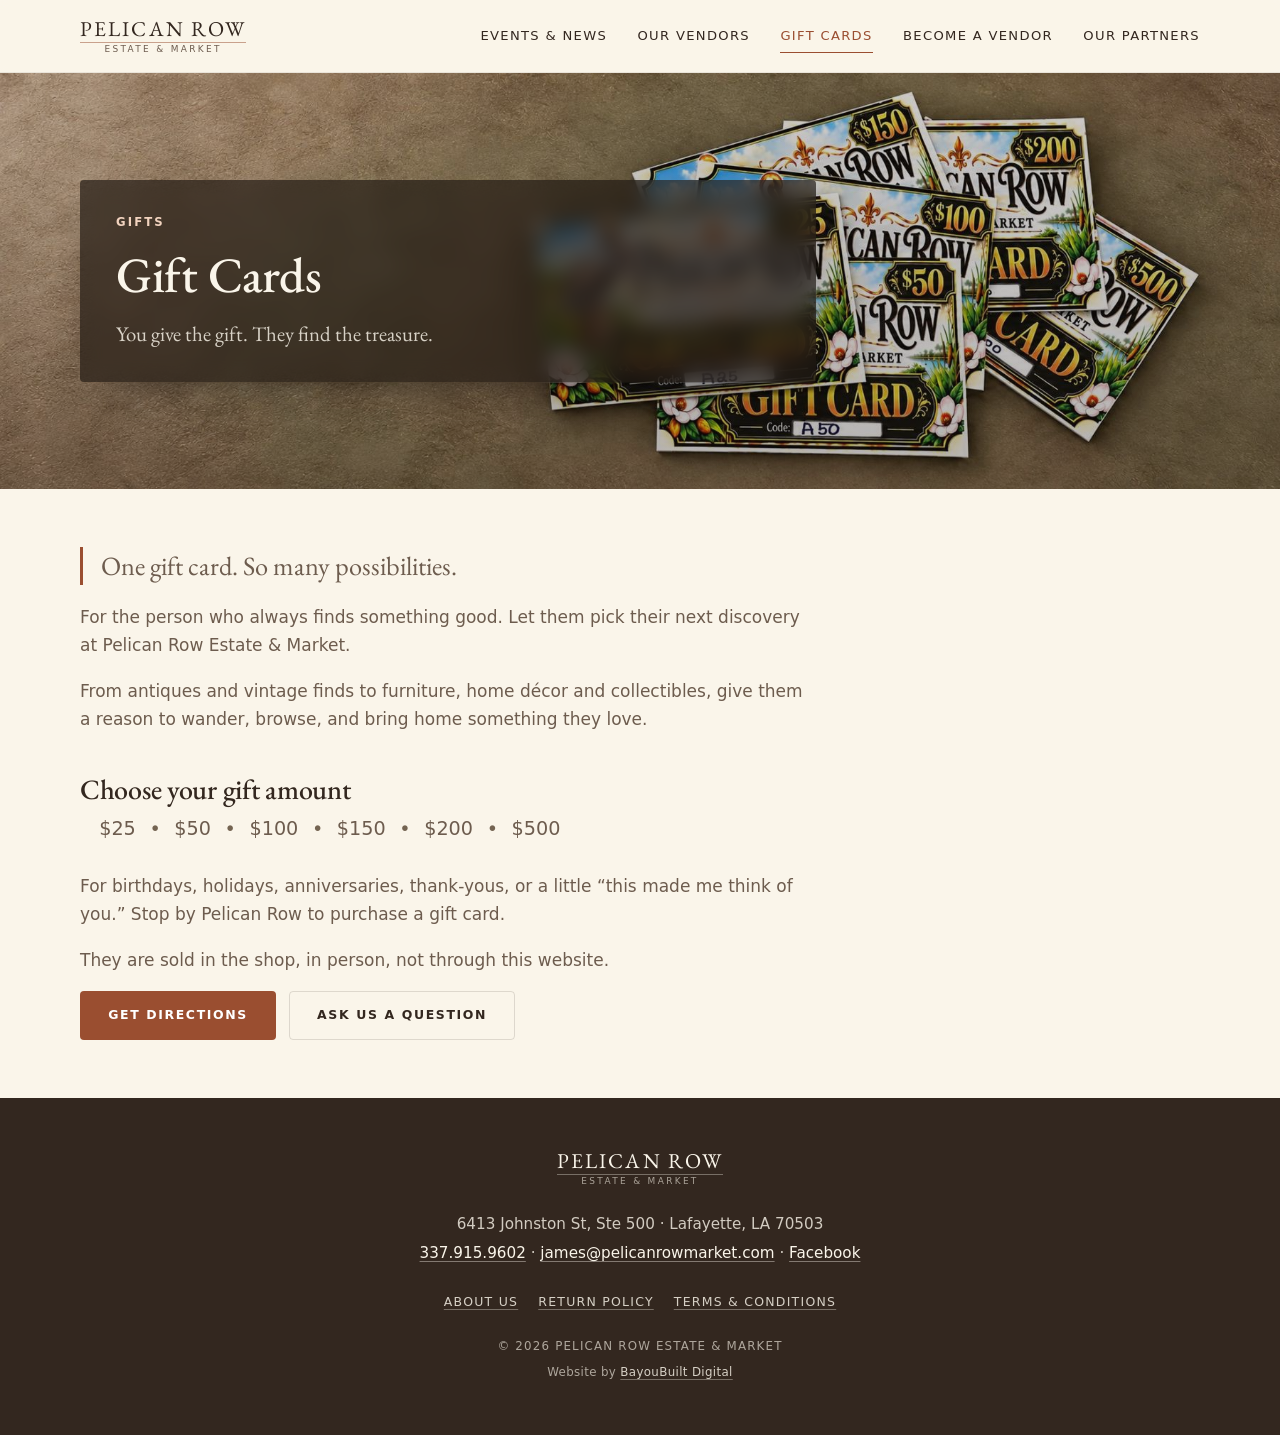
<file: gift-cards.html>
<!DOCTYPE html>
<html lang="en">
<head>
<meta charset="utf-8">
<meta name="viewport" content="width=device-width, initial-scale=1">
<title>Gift Cards | Pelican Row Estate &amp; Market</title>
<meta name="description" content="Gift cards for Pelican Row Estate &amp; Market in Lafayette, Louisiana. Available in store from $25 to $500, and good with every vendor under our roof.">
<link rel="canonical" href="https://www.pelicanrowmarket.com/gift-cards.html">
<link rel="icon" href="assets/favicon.ico" sizes="any">
<link rel="apple-touch-icon" href="assets/apple-touch-icon.png">
<meta name="theme-color" content="#faf5ea">

<!-- Open Graph / social sharing. og-image.jpg is 1200x630 (tools/make-og-image.py). -->
<meta property="og:site_name" content="Pelican Row Estate &amp; Market">
<meta property="og:locale" content="en_US">
<meta property="og:type" content="website">
<meta property="og:title" content="Gift Cards | Pelican Row Estate &amp; Market">
<meta property="og:description" content="Let them choose their own treasure. Gift cards from $25 to $500, good with every vendor at Pelican Row.">
<meta property="og:image" content="https://www.pelicanrowmarket.com/assets/og-image.jpg">
<meta property="og:image:width" content="1200">
<meta property="og:image:height" content="630">
<meta property="og:image:alt" content="The Pelican Row Estate &amp; Market storefront on Johnston Street in Lafayette">
<meta property="og:url" content="https://www.pelicanrowmarket.com/gift-cards.html">
<meta name="twitter:card" content="summary_large_image">
<meta name="twitter:title" content="Gift Cards | Pelican Row Estate &amp; Market">
<meta name="twitter:description" content="Let them choose their own treasure. Gift cards from $25 to $500, good with every vendor at Pelican Row.">
<meta name="twitter:image" content="https://www.pelicanrowmarket.com/assets/og-image.jpg">

<link rel="preconnect" href="https://fonts.googleapis.com">
<link rel="preconnect" href="https://fonts.gstatic.com" crossorigin>
<link href="https://fonts.googleapis.com/css2?family=EB+Garamond:ital,wght@0,400;0,500;0,600;1,400&display=swap" rel="stylesheet">
<link rel="stylesheet" href="styles.css?v=207">

<!-- Breadcrumbs, so a search result can show Home > Gift Cards -->
<script type="application/ld+json">
{
  "@context": "https://schema.org",
  "@type": "BreadcrumbList",
  "itemListElement": [
    { "@type": "ListItem", "position": 1, "name": "Home", "item": "https://www.pelicanrowmarket.com/" },
    { "@type": "ListItem", "position": 2, "name": "Gift Cards", "item": "https://www.pelicanrowmarket.com/gift-cards.html" }
  ]
}
</script>
</head>
<body>

<!--
  ─────────────────────────────────────────────────────────────
  WHAT THIS PAGE CLAIMS, AND WHAT IT DELIBERATELY DOES NOT

  The amounts are the ones the market published. If they change,
  change them here AND in the meta description above.

  Cards are sold at the register. There is no checkout on this
  site, so this page has no buy button and must not grow one
  that goes nowhere. Nothing on the page is buyable, which is
  why the amounts are set as plain figures: a bordered plate at
  button size invites a click there is nothing behind.

  Nothing here states an expiry date, a fee, or what happens to
  a lost card, because the market has not said. Louisiana limits
  expiry and dormancy fees on gift certificates, so these are
  not details to invent. If the market sets terms they belong
  here AND on the card itself: a term nobody saw before buying
  is not much of a term.
  ─────────────────────────────────────────────────────────────
-->

<a class="skip" href="#main">Skip to main content</a>

<header class="site-header">
  <div class="wrap header-inner">
    <a class="wordmark" href="index.html" aria-label="Pelican Row Estate and Market, home">
      <span class="wordmark-top">Pelican&nbsp;Row</span>
      <span class="wordmark-rule" aria-hidden="true"></span>
      <span class="wordmark-sub">Estate &amp; Market</span>
    </a>

    <button class="nav-toggle" id="navToggle" aria-expanded="false" aria-controls="siteNav">
      <span class="nav-toggle-bars" aria-hidden="true"><i></i><i></i><i></i></span>
      <span class="nav-toggle-label">Menu</span>
    </button>

    <nav class="site-nav" id="siteNav" aria-label="Main">
      <a href="events.html">Events &amp; News</a>
      <a href="vendors.html">Our Vendors</a>
      <a href="gift-cards.html" aria-current="page">Gift Cards</a>
      <a href="become-a-vendor.html">Become a Vendor</a>
      <a href="partners.html">Our Partners</a>

    </nav>
  </div>
</header>

<main id="main">

  <!-- Single banner image, not a slideshow: no data-slideshow attribute, so
       the script leaves it alone and nothing rotates. The cards themselves,
       which is the one thing this page is about and the one thing a visitor
       cannot otherwise picture.

       Wider than the other banners (3:1 rather than 16:9) because the photo
       is composed that way: the cards sit right of centre and the left is
       empty slate, which is exactly where the plate lands. Cropping it to
       the usual shape would have thrown away that empty half and put the
       heading on top of the cards. -->
  <div class="page-head page-head-media page-head-right">
    <div class="slideshow" aria-hidden="true">
      <img class="slide is-active" src="assets/banner-gift-cards/01.jpg" alt=""
           width="1800" height="600" fetchpriority="high">
    </div>
    <div class="wrap page-head-inner">
      <div class="page-head-plate">
        <p class="eyebrow">Gifts</p>
        <h1>Gift Cards</h1>
        <p class="page-lede">
          You give the gift. They find the treasure.
        </p>
      </div>
    </div>
  </div>

  <div class="page-body">
    <div class="wrap">
      <div class="prose">

        <p class="policy-headline">
          One gift card. So many possibilities.
        </p>

        <p>
          For the person who always finds something good. Let them pick their
          next discovery at Pelican Row Estate &amp; Market.
        </p>

        <p>
          From antiques and vintage finds to furniture, home d&eacute;cor and
          collectibles, give them a reason to wander, browse, and bring home
          something they love.
        </p>

        <h2>Choose your gift amount</h2>
        <ul class="amounts">
          <li>$25</li>
          <li>$50</li>
          <li>$100</li>
          <li>$150</li>
          <li>$200</li>
          <li>$500</li>
        </ul>
        <p>
          For birthdays, holidays, anniversaries, thank-yous, or a little
          &ldquo;this made me think of you.&rdquo; Stop by Pelican Row to
          purchase a gift card.
        </p>
        <p>
          They are sold in the shop, in person, not through this website.
        </p>

        <div class="btn-row">
          <a class="btn btn-primary" href="index.html#visit">Get directions</a>
          <a class="btn btn-ghost" href="index.html#contact">Ask us a question</a>
        </div>

      </div>
    </div>
  </div>

</main>

<footer class="site-footer">
  <div class="wrap footer-inner">
    <a class="wordmark wordmark-footer" href="index.html">
      <span class="wordmark-top">Pelican&nbsp;Row</span>
      <span class="wordmark-rule" aria-hidden="true"></span>
      <span class="wordmark-sub">Estate &amp; Market</span>
    </a>
    <p class="footer-address">
      6413 Johnston St, Ste&nbsp;500 &middot; Lafayette, LA 70503<br>
      <a href="tel:+13379159602">337.915.9602</a> &middot;
      <a href="mailto:james@pelicanrowmarket.com">james@pelicanrowmarket.com</a> &middot;
      <a href="https://www.facebook.com/p/Pelican-Row-Estate-Market-100091994943430/" target="_blank" rel="noopener">Facebook</a>
    </p>
    <nav class="footer-links" aria-label="More">
      <a href="about.html">About Us</a>
      <a href="return-policy.html">Return Policy</a>
      <a href="terms.html">Terms &amp; Conditions</a>
    </nav>
    <div class="footer-meta">
      <p class="footer-legal">&copy; <span id="year">2026</span> Pelican Row Estate &amp; Market</p>
      <p class="footer-credit">Website by <a href="https://bayoubuilt-digital.com/" target="_blank" rel="noopener">BayouBuilt Digital</a></p>
    </div>
  </div>
</footer>

<script src="script.js?v=207"></script>
</body>
</html>
</file>
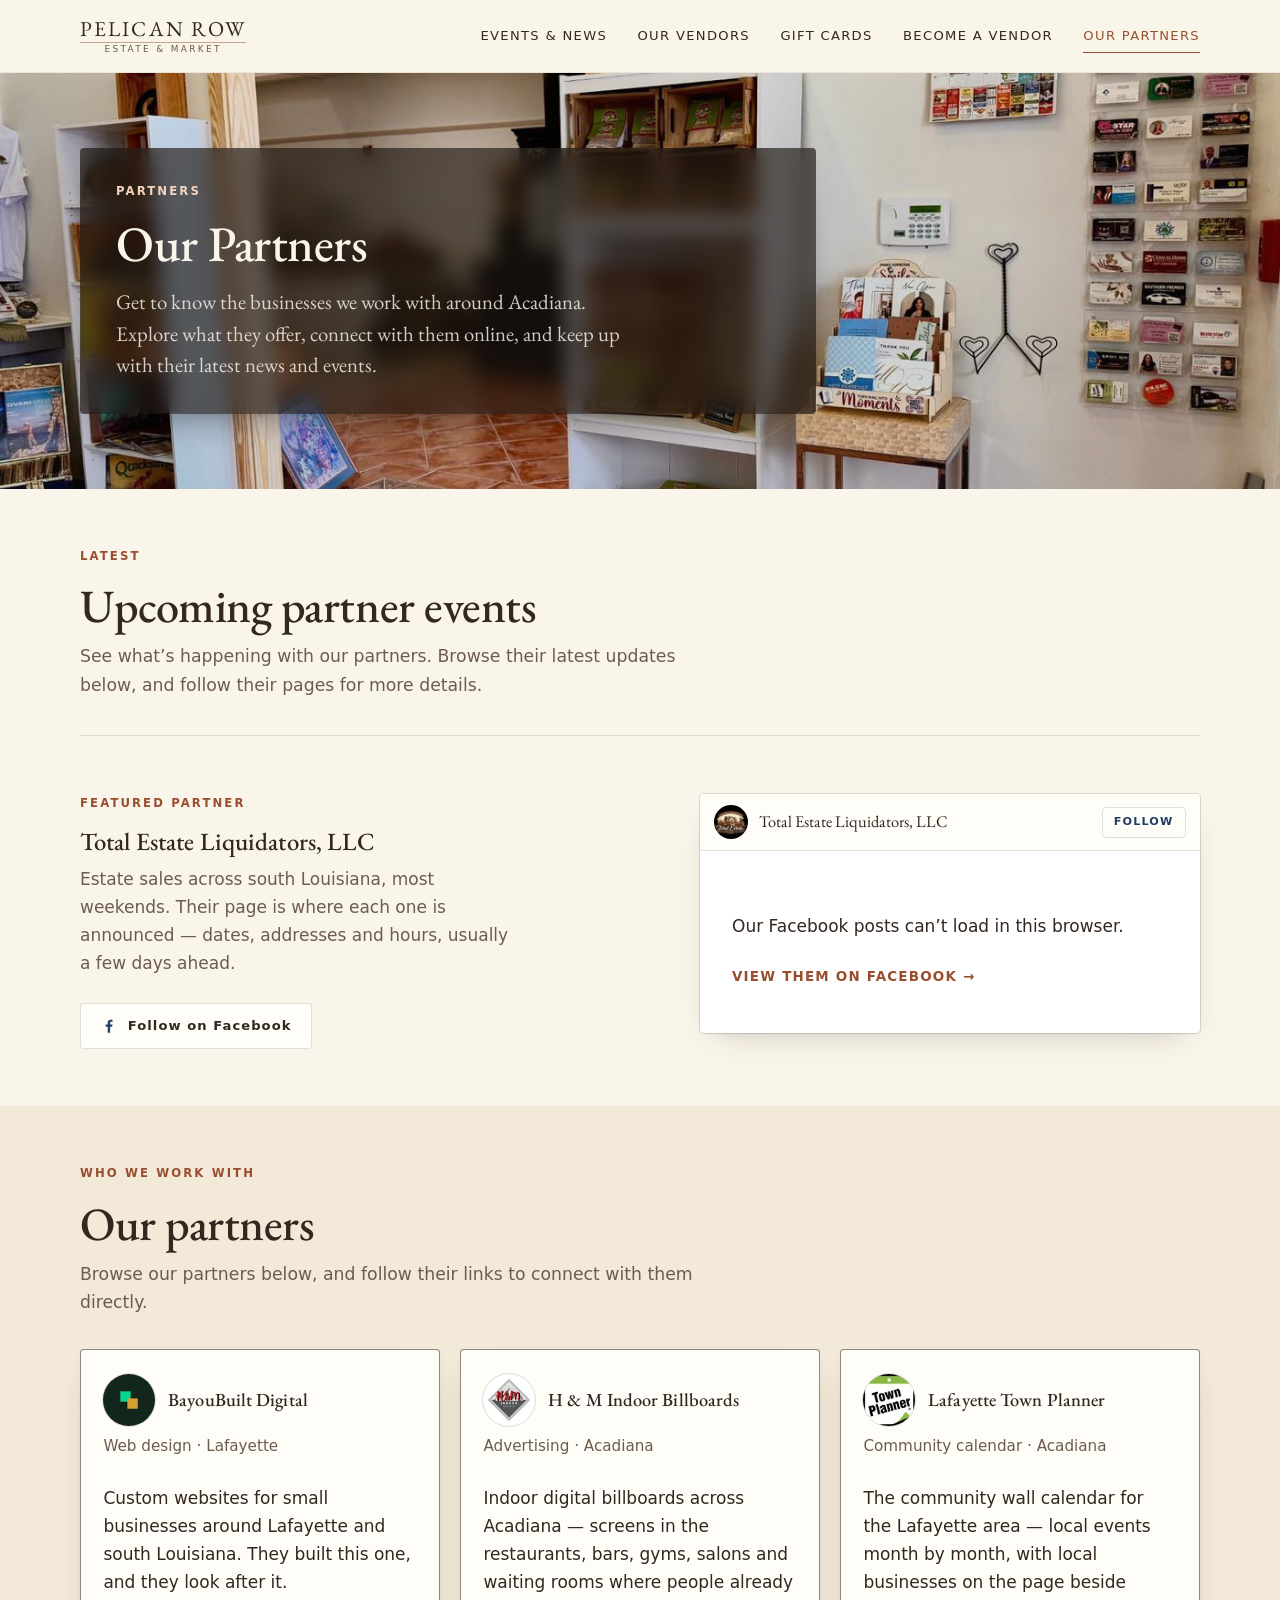
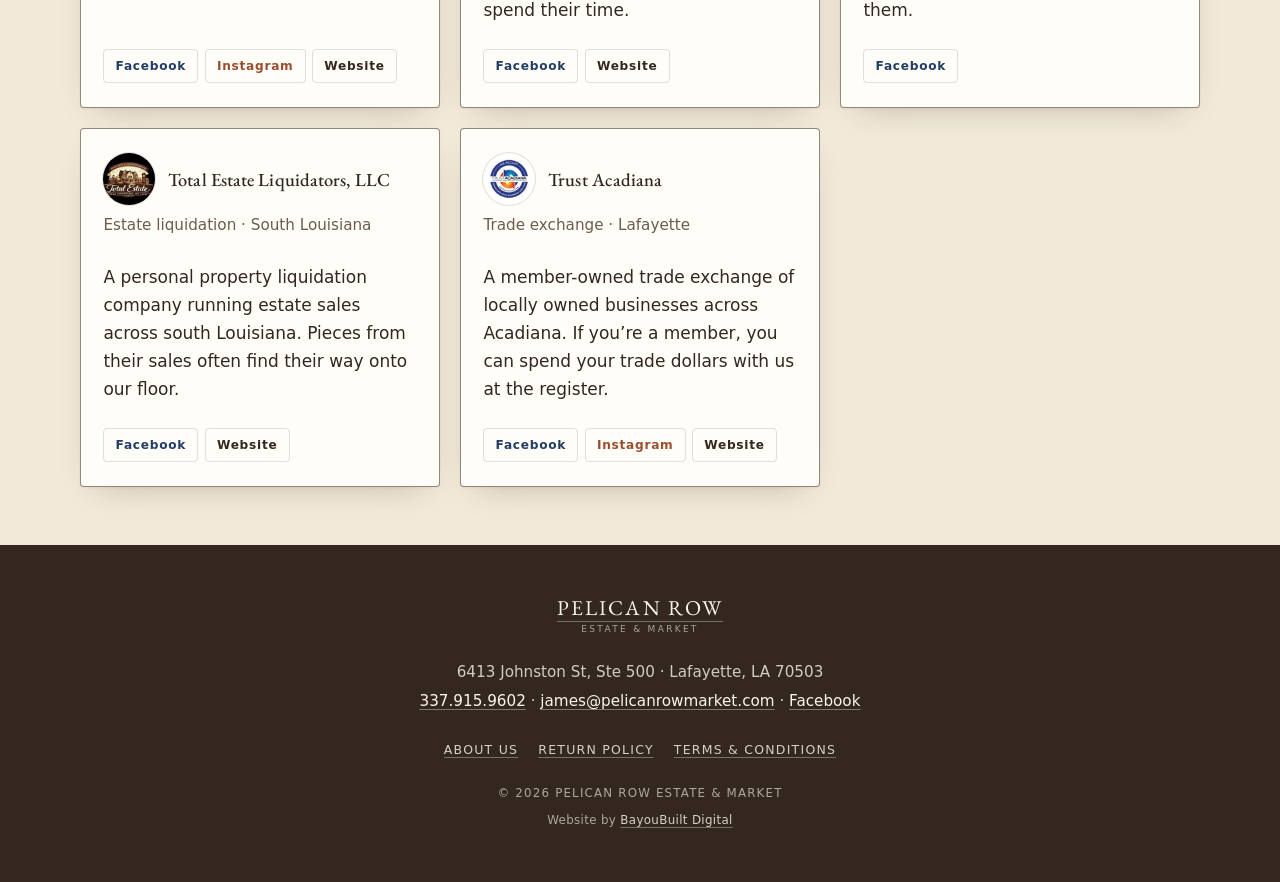
<file: partners.html>
<!DOCTYPE html>
<html lang="en">
<head>
<meta charset="utf-8">
<meta name="viewport" content="width=device-width, initial-scale=1">
<title>Our Partners | Pelican Row Estate &amp; Market</title>
<meta name="description" content="The businesses Pelican Row Estate &amp; Market works with in Acadiana, and the estate sales and events they have coming up.">
<link rel="canonical" href="https://www.pelicanrowmarket.com/partners.html">
<link rel="icon" href="assets/favicon.ico" sizes="any">
<link rel="apple-touch-icon" href="assets/apple-touch-icon.png">
<meta name="theme-color" content="#faf5ea">

<!-- Open Graph / social sharing. og-image.jpg is 1200x630 (tools/make-og-image.py). -->
<meta property="og:site_name" content="Pelican Row Estate &amp; Market">
<meta property="og:locale" content="en_US">
<meta property="og:type" content="website">
<meta property="og:title" content="Our Partners at Pelican Row">
<meta property="og:description" content="The businesses we work with across Acadiana, and what they have coming up.">
<meta property="og:image" content="https://www.pelicanrowmarket.com/assets/og-image.jpg">
<meta property="og:image:width" content="1200">
<meta property="og:image:height" content="630">
<meta property="og:image:alt" content="The Pelican Row Estate &amp; Market storefront on Johnston Street in Lafayette">
<meta property="og:url" content="https://www.pelicanrowmarket.com/partners.html">
<meta name="twitter:card" content="summary_large_image">
<meta name="twitter:title" content="Our Partners at Pelican Row">
<meta name="twitter:description" content="The businesses we work with across Acadiana, and what they have coming up.">
<meta name="twitter:image" content="https://www.pelicanrowmarket.com/assets/og-image.jpg">

<link rel="preconnect" href="https://fonts.googleapis.com">
<link rel="preconnect" href="https://fonts.gstatic.com" crossorigin>
<link href="https://fonts.googleapis.com/css2?family=EB+Garamond:ital,wght@0,400;0,500;0,600;1,400&display=swap" rel="stylesheet">
<link rel="stylesheet" href="styles.css?v=207">

<!-- Breadcrumbs, so a search result can show Home > Our Partners -->
<script type="application/ld+json">
{
  "@context": "https://schema.org",
  "@type": "BreadcrumbList",
  "itemListElement": [
    { "@type": "ListItem", "position": 1, "name": "Home", "item": "https://www.pelicanrowmarket.com/" },
    { "@type": "ListItem", "position": 2, "name": "Our Partners", "item": "https://www.pelicanrowmarket.com/partners.html" }
  ]
}
</script>
</head>
<body>

<!--
  ─────────────────────────────────────────────────────────────
  THE VENDOR LIST BELOW IS EXAMPLE DATA. Replace it before this
  page goes live, and delete the draft note in the markup.

  TO ADD A VENDOR: copy one <li class="vendor"> block and fill
  it in. Nothing else needs touching — the search counts the
  entries itself and sorting is just the order they appear in,
  so keep them alphabetical by name.

  Every field except the name is optional. A vendor with no
  links still belongs here: customers use this page to work out
  who sells what and which booth to head for.

  Links open in a new tab and carry rel="noopener". They point
  at sites the market does not control, so if a vendor leaves,
  remove their entry — a dead link here reflects on the market,
  not on them.
  ─────────────────────────────────────────────────────────────
-->

<a class="skip" href="#main">Skip to main content</a>

<header class="site-header">
  <div class="wrap header-inner">
    <a class="wordmark" href="index.html" aria-label="Pelican Row Estate and Market, home">
      <span class="wordmark-top">Pelican&nbsp;Row</span>
      <span class="wordmark-rule" aria-hidden="true"></span>
      <span class="wordmark-sub">Estate &amp; Market</span>
    </a>

    <button class="nav-toggle" id="navToggle" aria-expanded="false" aria-controls="siteNav">
      <span class="nav-toggle-bars" aria-hidden="true"><i></i><i></i><i></i></span>
      <span class="nav-toggle-label">Menu</span>
    </button>

    <nav class="site-nav" id="siteNav" aria-label="Main">
      <a href="events.html">Events &amp; News</a>
      <a href="vendors.html">Our Vendors</a>
      <a href="gift-cards.html">Gift Cards</a>
      <a href="become-a-vendor.html">Become a Vendor</a>
      <a href="partners.html" aria-current="page">Our Partners</a>

    </nav>
  </div>
</header>

<main id="main">
  <!-- Single image, not a slideshow: no data-slideshow attribute, so the
       script leaves it alone. The wall of local business cards sits on the
       right, clear of the heading plate — which is the whole reason this
       photograph belongs on this page rather than another one. Lighter wash,
       as on Become a Vendor: the room is bright and the standard wash
       flattens it. -->
  <div class="page-head page-head-media page-head-light">
    <div class="slideshow" aria-hidden="true">
      <img class="slide is-active" src="assets/banner-partners/01.jpg" alt=""
           width="1400" height="788" fetchpriority="high">
    </div>
    <div class="wrap page-head-inner">
      <div class="page-head-plate">
        <p class="eyebrow">Partners</p>
        <h1>Our Partners</h1>
        <p class="page-lede">
          Get to know the businesses we work with around Acadiana. Explore
          what they offer, connect with them online, and keep up with their
          latest news and events.
        </p>
      </div>
    </div>
  </div>

  <!-- Dates first, directory second. Someone arriving from a shared sale
       post wants to know when and where, not who else we work with. -->
  <section class="section" id="upcoming">
    <div class="wrap">
      <p class="eyebrow">Latest</p>
      <h2 class="events-title">Upcoming partner events</h2>
      <p class="section-lede">
        See what&rsquo;s happening with our partners. Browse their latest
        updates below, and follow their pages for more details.
      </p>

      <!-- The same two-column feed block as the home page: who the posts
           belong to on the left, the panel itself on the right. .feed-tight
           keeps the rule above it and halves the spacing, since here it
           follows a paragraph rather than a grid of cards. -->
      <div class="feed feed-tight">
        <div class="feed-copy">
          <p class="eyebrow">Featured partner</p>
          <h3 class="featured-name">Total Estate Liquidators, LLC</h3>
          <p>
            Estate sales across south Louisiana, most weekends. Their page is
            where each one is announced &mdash; dates, addresses and hours,
            usually a few days ahead.
          </p>
          <a class="fb-button" href="https://www.facebook.com/profile.php?id=61550647719207" target="_blank" rel="noopener">
            <svg viewBox="0 0 24 24" aria-hidden="true" focusable="false"><path d="M13.5 21v-8h2.7l.4-3.1h-3.1V7.9c0-.9.25-1.5 1.55-1.5h1.65V3.6A22 22 0 0 0 14.3 3.5c-2.4 0-4 1.45-4 4.1v2.3H7.6V13h2.7v8z"/></svg>
            <span>Follow on Facebook</span>
          </a>
        </div>

        <div class="feed-frame" id="fbFeed">
          <div class="feed-head">
            <!-- Their own profile picture, self-hosted. Facebook's image URLs
                 are signed and expire, so hotlinking one serves a broken
                 image in a few weeks — same reason the vendor avatars live in
                 assets/. alt is empty because the name is right beside it. -->
            <img class="feed-avatar" src="assets/partners/total-estate-liquidators.jpg"
                 alt="" width="34" height="34">
            <span class="feed-head-name">Total Estate Liquidators, LLC</span>
            <a class="feed-head-follow" href="https://www.facebook.com/profile.php?id=61550647719207" target="_blank" rel="noopener">Follow</a>
          </div>
          <div class="feed-body">
            <div class="feed-fallback">
              <p>Sale announcements from Total Estate Liquidators show here.</p>
              <a class="link-arrow" href="https://www.facebook.com/profile.php?id=61550647719207" target="_blank" rel="noopener">View them on Facebook</a>
            </div>
            <!-- script.js sizes the iframe and scales this wrapper. The href
                 is the profile.php form on purpose: the /people/ form of the
                 same page returns an empty plugin.

                 page.php again, as on the home page: it stopped returning
                 posts for about a month in late 2026 and the feed ran on
                 likebox.php meanwhile. See the note there before changing
                 the endpoint. -->
            <div class="feed-scale">
              <iframe
            title="Recent Facebook posts from Total Estate Liquidators, LLC"
            src="https://www.facebook.com/plugins/page.php?href=https%3A%2F%2Fwww.facebook.com%2Fprofile.php%3Fid%3D61550647719207&amp;tabs=timeline&amp;width=500&amp;height=690&amp;small_header=true&amp;hide_cover=true&amp;show_facepile=false"
            loading="lazy"
            scrolling="no"
            allowfullscreen
            allow="clipboard-write; encrypted-media; picture-in-picture; web-share"></iframe>
            </div>
          </div>
        </div>
      </div>
    </div>
  </section>

  <!-- Same card markup as Our Vendors. Reused for the layout, not for the
       search: there is no data-vendor here, so the filter ignores it. -->
  <section class="section section-tint" id="directory">
    <div class="wrap">
      <p class="eyebrow">Who we work with</p>
      <h2>Our partners</h2>
      <p class="section-lede">
        Browse our partners below, and follow their links to connect with
        them directly.
      </p>

      <ul class="vendors vendors-wide">
        <li class="vendor partner">
          <div class="vendor-head">
            <img class="vendor-avatar" src="assets/partners/bayoubuilt-digital.jpg"
                 alt="" width="72" height="72" loading="lazy">
            <h3 class="vendor-name">BayouBuilt Digital</h3>
          </div>
          <p class="vendor-meta">Web design &middot; Lafayette</p>
          <p>
            Custom websites for small businesses around Lafayette and south
            Louisiana. They built this one, and they look after it.
          </p>
          <ul class="vendor-links">
            <li><a href="https://www.facebook.com/BayouBuiltDigital" target="_blank" rel="noopener">Facebook</a></li>
            <li><a href="https://www.instagram.com/bayoubuilt_digital" target="_blank" rel="noopener">Instagram</a></li>
            <li><a href="https://bayoubuilt-digital.com/" target="_blank" rel="noopener">Website</a></li>
          </ul>
        </li>

        <li class="vendor partner">
          <div class="vendor-head">
            <img class="vendor-avatar" src="assets/partners/hm-indoor-billboards.jpg"
                 alt="" width="72" height="72" loading="lazy">
            <h3 class="vendor-name">H &amp; M Indoor Billboards</h3>
          </div>
          <p class="vendor-meta">Advertising &middot; Acadiana</p>
          <p>
            Indoor digital billboards across Acadiana &mdash; screens in the
            restaurants, bars, gyms, salons and waiting rooms where people
            already spend their time.
          </p>
          <ul class="vendor-links">
            <li><a href="https://www.facebook.com/p/HM-Indoor-Advertising-61550057606979/" target="_blank" rel="noopener">Facebook</a></li>
            <li><a href="https://handmindoorbillboards.com/" target="_blank" rel="noopener">Website</a></li>
          </ul>
        </li>

        <li class="vendor partner">
          <div class="vendor-head">
            <img class="vendor-avatar" src="assets/partners/lafayette-town-planner.jpg"
                 alt="" width="72" height="72" loading="lazy">
            <h3 class="vendor-name">Lafayette Town Planner</h3>
          </div>
          <p class="vendor-meta">Community calendar &middot; Acadiana</p>
          <p>
            The community wall calendar for the Lafayette area &mdash; local
            events month by month, with local businesses on the page beside
            them.
          </p>
          <ul class="vendor-links">
            <li><a href="https://www.facebook.com/localcalendar" target="_blank" rel="noopener">Facebook</a></li>
          </ul>
        </li>

        <li class="vendor partner">
          <div class="vendor-head">
            <!-- Same self-hosted logo as the feed header above; see the
                 README for why it is not hotlinked from Facebook. -->
            <img class="vendor-avatar" src="assets/partners/total-estate-liquidators.jpg"
                 alt="" width="72" height="72" loading="lazy">
            <h3 class="vendor-name">Total Estate Liquidators, LLC</h3>
          </div>
          <p class="vendor-meta">Estate liquidation &middot; South Louisiana</p>
          <p>
            A personal property liquidation company running estate sales
            across south Louisiana. Pieces from their sales often find their
            way onto our floor.
          </p>
          <ul class="vendor-links">
            <li><a href="https://www.facebook.com/profile.php?id=61550647719207" target="_blank" rel="noopener">Facebook</a></li>
            <li><a href="https://www.estatesales.net/companies/LA/Opelousas/70570/151679" target="_blank" rel="noopener">Website</a></li>
          </ul>
        </li>

        <li class="vendor partner">
          <div class="vendor-head">
            <img class="vendor-avatar" src="assets/partners/trust-acadiana.jpg"
                 alt="" width="72" height="72" loading="lazy">
            <h3 class="vendor-name">Trust Acadiana</h3>
          </div>
          <p class="vendor-meta">Trade exchange &middot; Lafayette</p>
          <p>
            A member-owned trade exchange of locally owned businesses across
            Acadiana. If you&rsquo;re a member, you can spend your trade
            dollars with us at the register.
          </p>
          <ul class="vendor-links">
            <li><a href="https://www.facebook.com/trustacadiana/" target="_blank" rel="noopener">Facebook</a></li>
            <li><a href="https://www.instagram.com/trustacadiana/" target="_blank" rel="noopener">Instagram</a></li>
            <li><a href="https://www.trustacadiana.com/" target="_blank" rel="noopener">Website</a></li>
          </ul>
        </li>
      </ul>
    </div>
  </section>
</main>

<footer class="site-footer">
  <div class="wrap footer-inner">
    <a class="wordmark wordmark-footer" href="index.html">
      <span class="wordmark-top">Pelican&nbsp;Row</span>
      <span class="wordmark-rule" aria-hidden="true"></span>
      <span class="wordmark-sub">Estate &amp; Market</span>
    </a>
    <p class="footer-address">
      6413 Johnston St, Ste&nbsp;500 &middot; Lafayette, LA 70503<br>
      <a href="tel:+13379159602">337.915.9602</a> &middot;
      <a href="mailto:james@pelicanrowmarket.com">james@pelicanrowmarket.com</a> &middot;
      <a href="https://www.facebook.com/p/Pelican-Row-Estate-Market-100091994943430/" target="_blank" rel="noopener">Facebook</a>
    </p>
    <nav class="footer-links" aria-label="More">
      <a href="about.html">About Us</a>
      <a href="return-policy.html">Return Policy</a>
      <a href="terms.html">Terms &amp; Conditions</a>
    </nav>
    <div class="footer-meta">
      <p class="footer-legal">&copy; <span id="year">2026</span> Pelican Row Estate &amp; Market</p>
      <p class="footer-credit">Website by <a href="https://bayoubuilt-digital.com/" target="_blank" rel="noopener">BayouBuilt Digital</a></p>
    </div>
  </div>
</footer>

<script src="script.js?v=207"></script>
</body>
</html>
</file>
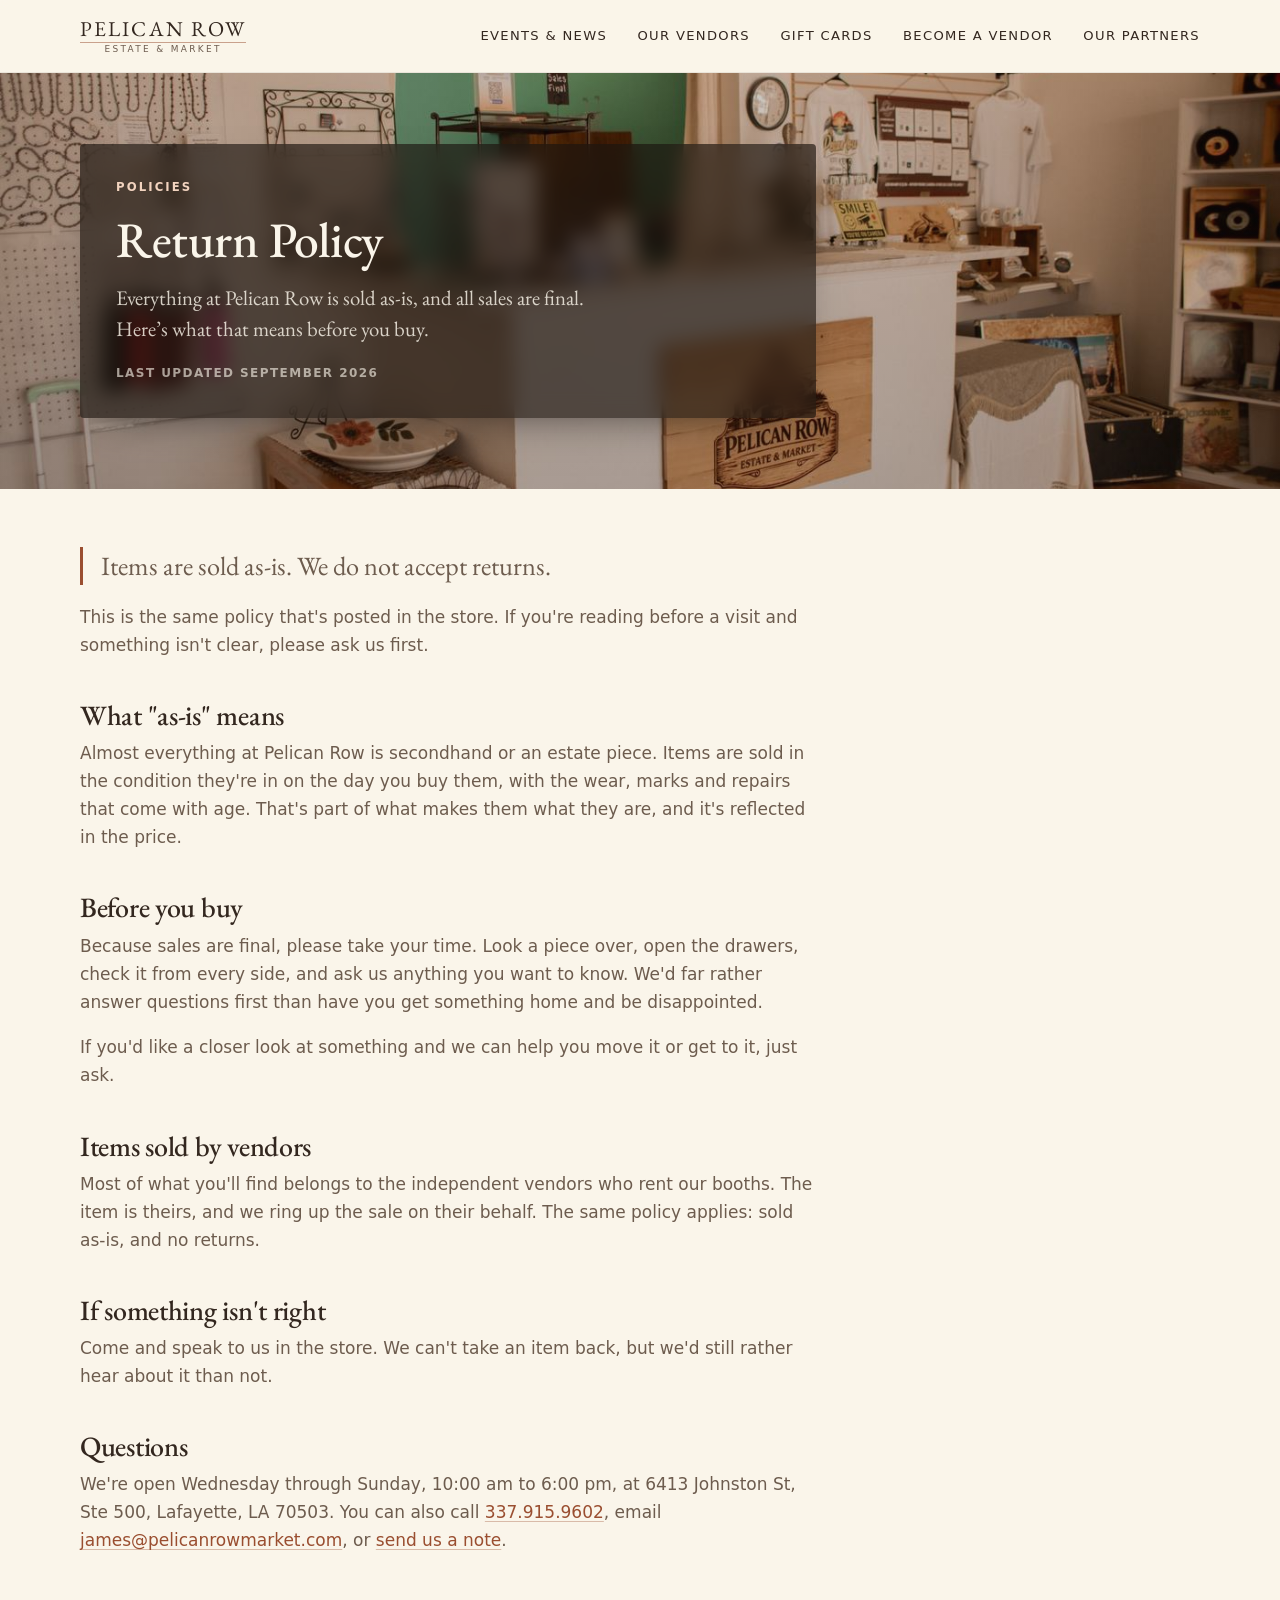
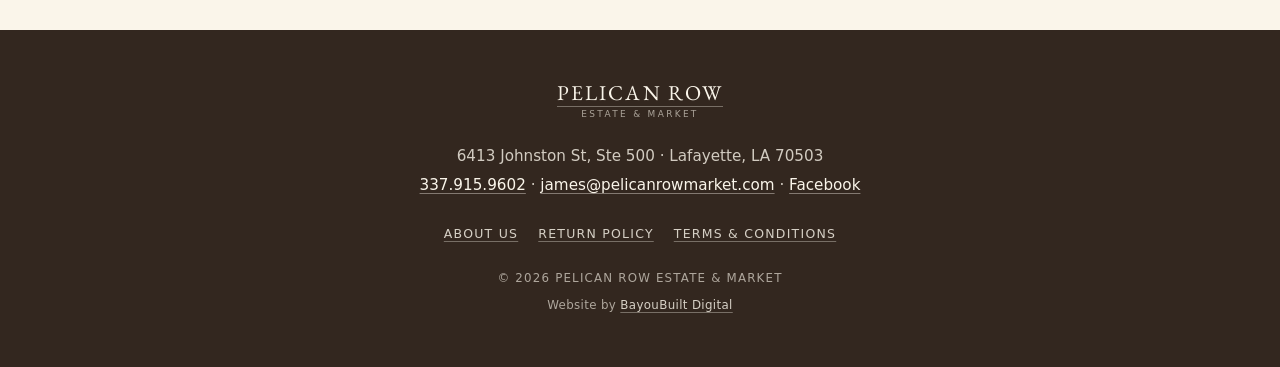
<file: return-policy.html>
<!DOCTYPE html>
<html lang="en">
<head>
<meta charset="utf-8">
<meta name="viewport" content="width=device-width, initial-scale=1">
<title>Return Policy | Pelican Row Estate &amp; Market</title>
<meta name="description" content="Items at Pelican Row Estate &amp; Market in Lafayette, Louisiana are sold as-is and we do not accept returns. What that means before you buy.">
<link rel="canonical" href="https://www.pelicanrowmarket.com/return-policy.html">
<link rel="icon" href="assets/favicon.ico" sizes="any">
<link rel="apple-touch-icon" href="assets/apple-touch-icon.png">
<meta name="theme-color" content="#faf5ea">

<!-- Open Graph / social sharing. og-image.jpg is 1200x630 (tools/make-og-image.py). -->
<meta property="og:site_name" content="Pelican Row Estate &amp; Market">
<meta property="og:locale" content="en_US">
<meta property="og:type" content="website">
<meta property="og:title" content="Return Policy | Pelican Row Estate &amp; Market">
<meta property="og:description" content="Items are sold as-is and we do not accept returns.">
<meta property="og:image" content="https://www.pelicanrowmarket.com/assets/og-image.jpg">
<meta property="og:image:width" content="1200">
<meta property="og:image:height" content="630">
<meta property="og:image:alt" content="The Pelican Row Estate &amp; Market storefront on Johnston Street in Lafayette">
<meta property="og:url" content="https://www.pelicanrowmarket.com/return-policy.html">
<meta name="twitter:card" content="summary_large_image">
<meta name="twitter:title" content="Return Policy | Pelican Row Estate &amp; Market">
<meta name="twitter:description" content="Items are sold as-is and we do not accept returns.">
<meta name="twitter:image" content="https://www.pelicanrowmarket.com/assets/og-image.jpg">

<link rel="preconnect" href="https://fonts.googleapis.com">
<link rel="preconnect" href="https://fonts.gstatic.com" crossorigin>
<link href="https://fonts.googleapis.com/css2?family=EB+Garamond:ital,wght@0,400;0,500;0,600;1,400&display=swap" rel="stylesheet">
<link rel="stylesheet" href="styles.css?v=207">

<!-- Breadcrumbs, so a search result can show Home > Return Policy -->
<script type="application/ld+json">
{
  "@context": "https://schema.org",
  "@type": "BreadcrumbList",
  "itemListElement": [
    { "@type": "ListItem", "position": 1, "name": "Home", "item": "https://www.pelicanrowmarket.com/" },
    { "@type": "ListItem", "position": 2, "name": "Return Policy", "item": "https://www.pelicanrowmarket.com/return-policy.html" }
  ]
}
</script>
</head>
<body>

<!--
  ─────────────────────────────────────────────────────────────
  PUBLISHED. Not legal advice, and not reviewed by an attorney.
  The reasoning below is why this page says what it says; read
  it before changing any of the wording.

  THIS PAGE IS THE COPY, NOT THE ORIGINAL.

  The policy is now "as-is, no returns", which is the strictest
  a store can run, and that makes the posted sign essential
  rather than a nicety.

  Louisiana requires a retailer's return policy to be disclosed
  conspicuously at the point of purchase. Reported effect of
  failing to post it: the store must accept returns within 30
  days with a receipt — i.e. the opposite of this policy. Also
  reported: printing the policy on the receipt alone does not
  count as disclosure. So without the sign at the register, a
  no-returns rule may simply not hold.

  So the policy that actually governs a sale is the SIGN AT THE
  REGISTER. This page exists so customers can read it before
  they visit, and so it can be linked to. Whatever is decided
  below must also go on that sign, and the two must match —
  if they ever disagree, that is the problem, not a detail.

  THE "AS IS, NO RETURNS" RULE NEEDS MORE THAN THIS PAGE.

  The stock is used and estate goods, so Louisiana's warranty
  against hidden defects (redhibition, Civil Code art. 2520 et
  seq.) applies to these sales. Saying "sold as is" on a web
  page does not waive it. Louisiana courts apply a three-part
  test — the waiver must be (1) written in clear and unambiguous
  terms, (2) contained in the sale document, and (3) brought to
  the buyer's attention or explained to him.

  In practice that means all three of:
    - the sign at the register (point-of-purchase disclosure),
    - waiver wording on the receipt or bill of sale,
    - staff actually pointing it out on bigger-ticket items.

  Two limits worth knowing, both from art. 2545 / 2548:
    - A waiver does NOT protect a seller who knew about a defect
      and didn't declare it. "As is" is not a shield for
      concealing a known fault.
    - Nor does it help where the seller described a quality the
      item didn't have. Be careful how pieces are labelled.

  Have a Louisiana attorney draft the receipt wording.

  Search the page for "[" to find every placeholder.
  Update the "Last updated" date when you finish.
  ─────────────────────────────────────────────────────────────
-->

<a class="skip" href="#main">Skip to main content</a>

<header class="site-header">
  <div class="wrap header-inner">
    <a class="wordmark" href="index.html" aria-label="Pelican Row Estate and Market, home">
      <span class="wordmark-top">Pelican&nbsp;Row</span>
      <span class="wordmark-rule" aria-hidden="true"></span>
      <span class="wordmark-sub">Estate &amp; Market</span>
    </a>

    <button class="nav-toggle" id="navToggle" aria-expanded="false" aria-controls="siteNav">
      <span class="nav-toggle-bars" aria-hidden="true"><i></i><i></i><i></i></span>
      <span class="nav-toggle-label">Menu</span>
    </button>

    <nav class="site-nav" id="siteNav" aria-label="Main">
      <a href="events.html">Events &amp; News</a>
      <a href="vendors.html">Our Vendors</a>
      <a href="gift-cards.html">Gift Cards</a>
      <a href="become-a-vendor.html">Become a Vendor</a>
      <a href="partners.html">Our Partners</a>

    </nav>
  </div>
</header>

<main id="main">

  <!-- Same banner treatment as Our Vendors and Events & News, but a single
       image rather than a slideshow: no data-slideshow attribute, so the
       script leaves it alone and nothing rotates. The photo is the register
       counter, which is where this policy is posted and where a question
       about it gets asked. -->
  <div class="page-head page-head-media">
    <div class="slideshow" aria-hidden="true">
      <img class="slide is-active" src="assets/banner-return/01.jpg" alt=""
           width="1400" height="788" fetchpriority="high">
    </div>
    <div class="wrap page-head-inner">
      <div class="page-head-plate">
        <p class="eyebrow">Policies</p>
        <h1>Return Policy</h1>
        <p class="page-lede">
          Everything at Pelican Row is sold as-is, and all sales are final.
          Here&rsquo;s what that means before you buy.
        </p>
        <p class="page-meta">Last updated September 2026</p>
      </div>
    </div>
  </div>

  <div class="page-body">
    <div class="wrap">
      <div class="prose">

        <p class="policy-headline">
          Items are sold as-is. We do not accept returns.
        </p>

        <p>
          This is the same policy that's posted in the store. If you're reading
          before a visit and something isn't clear, please ask us first.
        </p>

        <h2>What "as-is" means</h2>
        <p>
          Almost everything at Pelican Row is secondhand or an estate piece.
          Items are sold in the condition they're in on the day you buy them,
          with the wear, marks and repairs that come with age. That's part of
          what makes them what they are, and it's reflected in the price.
        </p>

        <h2>Before you buy</h2>
        <p>
          Because sales are final, please take your time. Look a piece over,
          open the drawers, check it from every side, and ask us anything you
          want to know. We'd far rather answer questions first than have you
          get something home and be disappointed.
        </p>
        <p>
          If you'd like a closer look at something and we can help you move it
          or get to it, just ask.
        </p>

        <h2>Items sold by vendors</h2>
        <p>
          Most of what you'll find belongs to the independent vendors who rent
          our booths. The item is theirs, and we ring up the sale on their
          behalf. The same policy applies: sold as-is, and no returns.
        </p>

        <h2>If something isn't right</h2>
        <p>
          Come and speak to us in the store. We can't take an item back, but
          we'd still rather hear about it than not.
        </p>

        <h2>Questions</h2>
        <p>
          We're open Wednesday through Sunday, 10:00&nbsp;am to 6:00&nbsp;pm,
          at 6413 Johnston St, Ste&nbsp;500, Lafayette, LA 70503. You can also
          call <a href="tel:+13379159602">337.915.9602</a>, email
          <a href="mailto:james@pelicanrowmarket.com">james@pelicanrowmarket.com</a>,
          or <a href="index.html#contact">send us a note</a>.
        </p>

      </div>
    </div>
  </div>

</main>

<footer class="site-footer">
  <div class="wrap footer-inner">
    <a class="wordmark wordmark-footer" href="index.html">
      <span class="wordmark-top">Pelican&nbsp;Row</span>
      <span class="wordmark-rule" aria-hidden="true"></span>
      <span class="wordmark-sub">Estate &amp; Market</span>
    </a>
    <p class="footer-address">
      6413 Johnston St, Ste&nbsp;500 &middot; Lafayette, LA 70503<br>
      <a href="tel:+13379159602">337.915.9602</a> &middot;
      <a href="mailto:james@pelicanrowmarket.com">james@pelicanrowmarket.com</a> &middot;
      <a href="https://www.facebook.com/p/Pelican-Row-Estate-Market-100091994943430/" target="_blank" rel="noopener">Facebook</a>
    </p>
    <nav class="footer-links" aria-label="More">
      <a href="about.html">About Us</a>
      <a href="return-policy.html" aria-current="page">Return Policy</a>
      <a href="terms.html">Terms &amp; Conditions</a>
    </nav>
    <div class="footer-meta">
      <p class="footer-legal">&copy; <span id="year">2026</span> Pelican Row Estate &amp; Market</p>
      <p class="footer-credit">Website by <a href="https://bayoubuilt-digital.com/" target="_blank" rel="noopener">BayouBuilt Digital</a></p>
    </div>
  </div>
</footer>

<script src="script.js?v=207"></script>
</body>
</html>
</file>
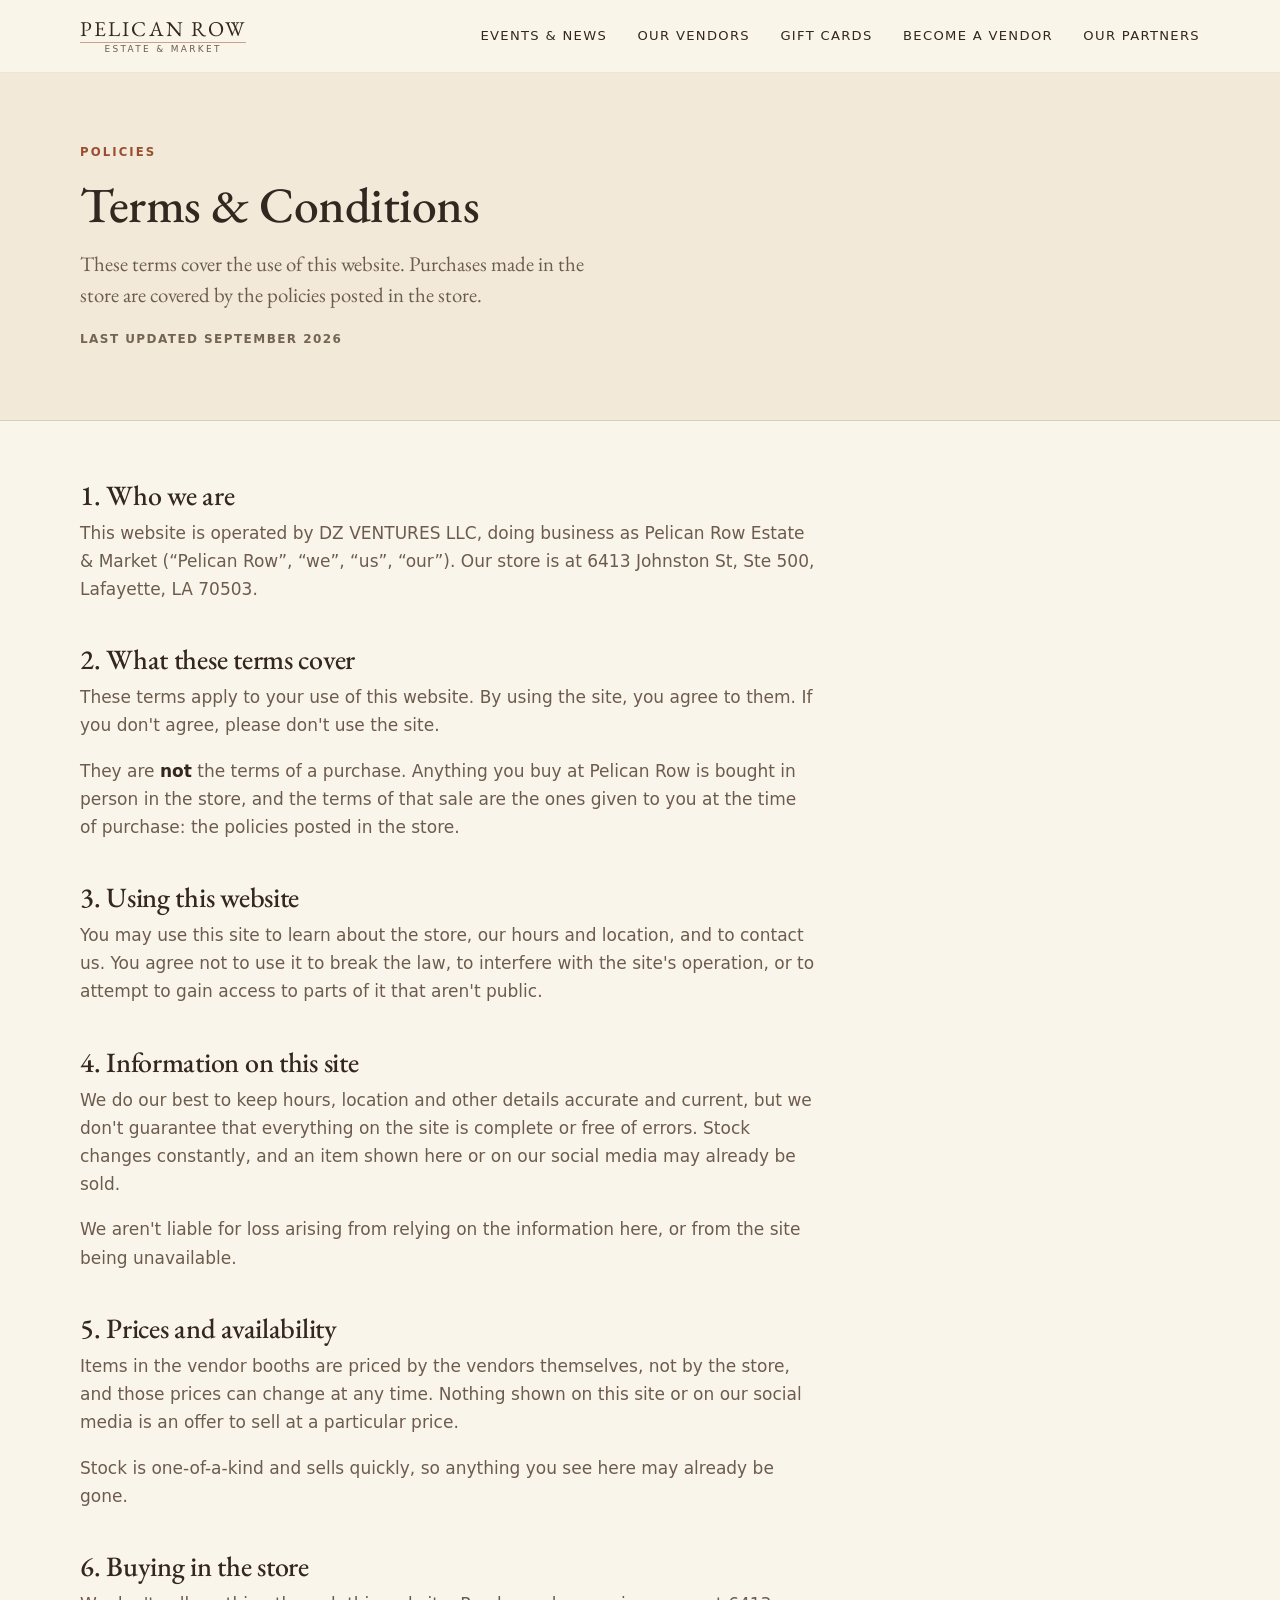
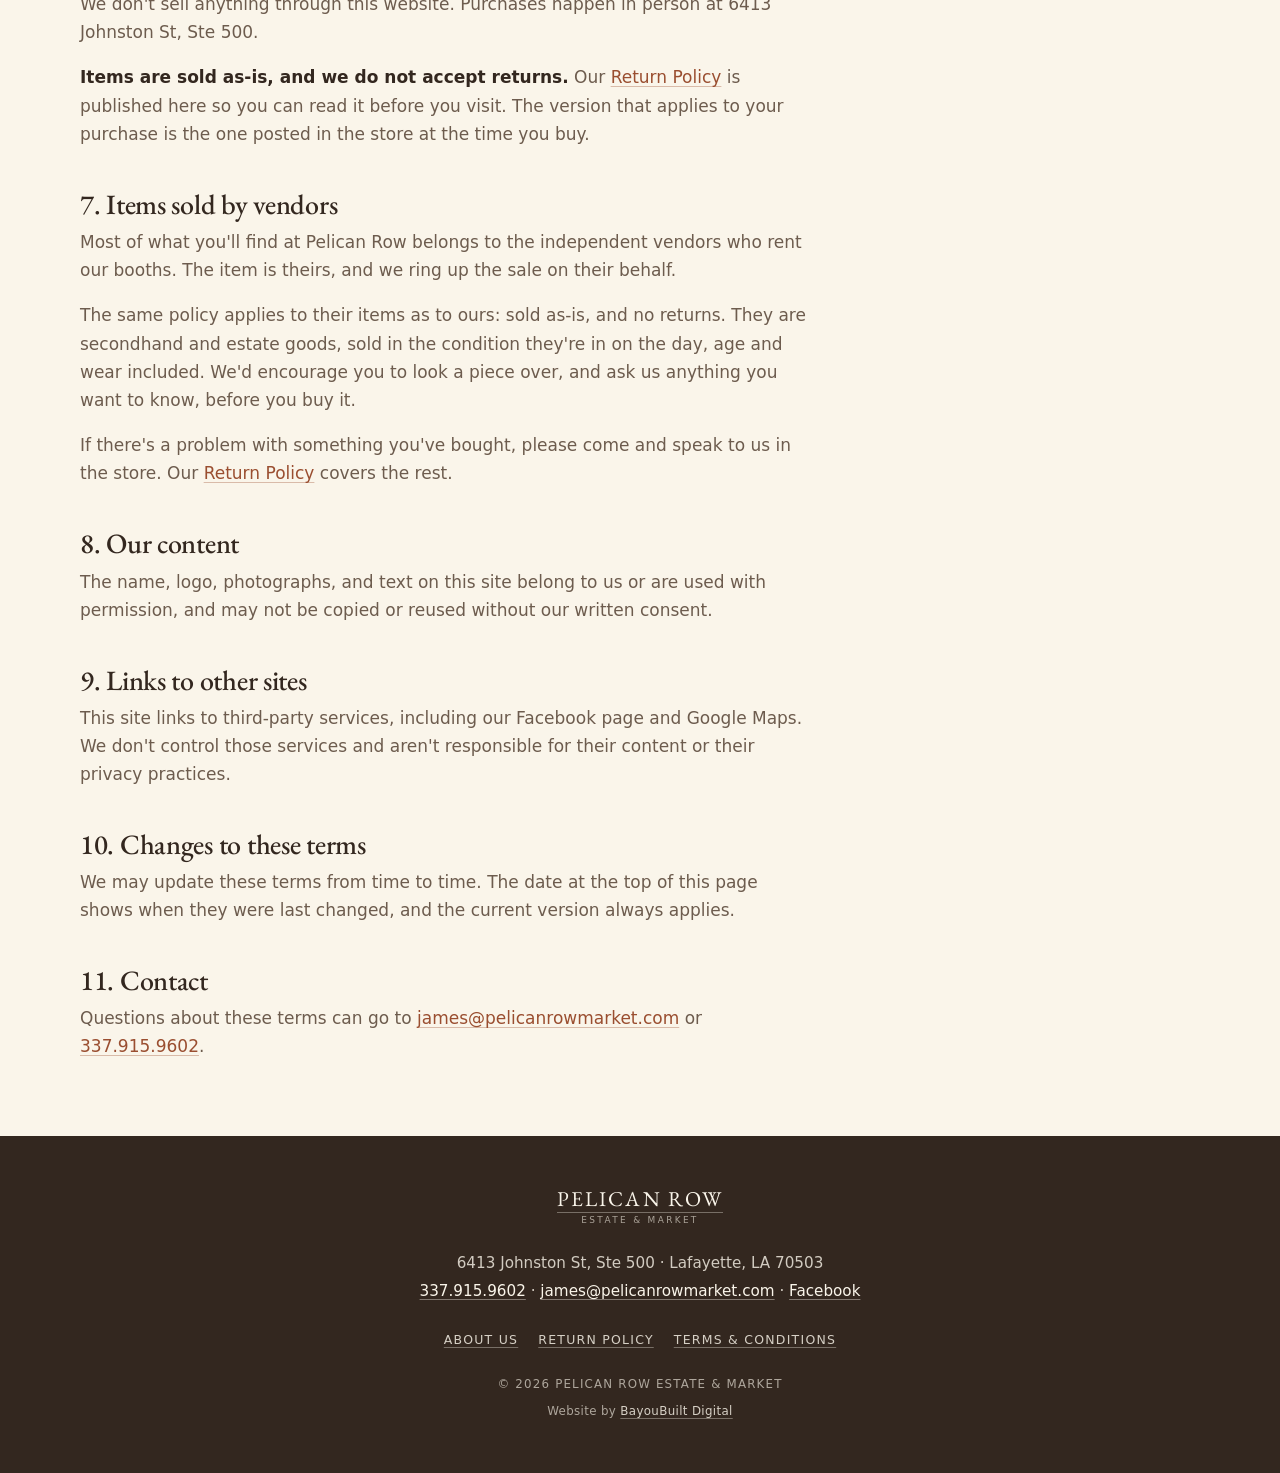
<file: terms.html>
<!DOCTYPE html>
<html lang="en">
<head>
<meta charset="utf-8">
<meta name="viewport" content="width=device-width, initial-scale=1">
<title>Terms &amp; Conditions | Pelican Row Estate &amp; Market</title>
<meta name="description" content="Terms for using the Pelican Row Estate &amp; Market website in Lafayette, Louisiana. In-store purchases are covered by the policies posted in the store.">
<link rel="canonical" href="https://www.pelicanrowmarket.com/terms.html">
<link rel="icon" href="assets/favicon.ico" sizes="any">
<link rel="apple-touch-icon" href="assets/apple-touch-icon.png">
<meta name="theme-color" content="#faf5ea">

<!-- Open Graph / social sharing. og-image.jpg is 1200x630 (tools/make-og-image.py). -->
<meta property="og:site_name" content="Pelican Row Estate &amp; Market">
<meta property="og:locale" content="en_US">
<meta property="og:type" content="website">
<meta property="og:title" content="Terms &amp; Conditions | Pelican Row Estate &amp; Market">
<meta property="og:description" content="Terms for using the Pelican Row Estate &amp; Market website.">
<meta property="og:image" content="https://www.pelicanrowmarket.com/assets/og-image.jpg">
<meta property="og:image:width" content="1200">
<meta property="og:image:height" content="630">
<meta property="og:image:alt" content="The Pelican Row Estate &amp; Market storefront on Johnston Street in Lafayette">
<meta property="og:url" content="https://www.pelicanrowmarket.com/terms.html">
<meta name="twitter:card" content="summary_large_image">
<meta name="twitter:title" content="Terms &amp; Conditions | Pelican Row Estate &amp; Market">
<meta name="twitter:description" content="Terms for using the Pelican Row Estate &amp; Market website.">
<meta name="twitter:image" content="https://www.pelicanrowmarket.com/assets/og-image.jpg">

<link rel="preconnect" href="https://fonts.googleapis.com">
<link rel="preconnect" href="https://fonts.gstatic.com" crossorigin>
<link href="https://fonts.googleapis.com/css2?family=EB+Garamond:ital,wght@0,400;0,500;0,600;1,400&display=swap" rel="stylesheet">
<link rel="stylesheet" href="styles.css?v=207">

<!-- Breadcrumbs, so a search result can show Home > Terms & Conditions -->
<script type="application/ld+json">
{
  "@context": "https://schema.org",
  "@type": "BreadcrumbList",
  "itemListElement": [
    { "@type": "ListItem", "position": 1, "name": "Home", "item": "https://www.pelicanrowmarket.com/" },
    { "@type": "ListItem", "position": 2, "name": "Terms & Conditions", "item": "https://www.pelicanrowmarket.com/terms.html" }
  ]
}
</script>
</head>
<body>

<!--
  ─────────────────────────────────────────────────────────────
  PUBLISHED. Not legal advice, and not reviewed by an attorney.
  The reasoning below is why this page says what it says; read
  it before changing any of the wording.

  SCOPE — why this page is about the website only:

  This page cannot set the terms of an in-store sale. A link in a
  website footer is a "browsewrap" agreement, which courts treat
  as presumptively unenforceable because there is no proof the
  customer ever saw it — and a customer who walks into the shop
  almost certainly never visited the site at all. Terms that bind
  a buyer have to be given at the point of sale.

  So the business-level terms belong in the store, not here:

  1. RETURN POLICY — Louisiana requires a retailer's return policy
     to be disclosed conspicuously at the point of purchase.
     Reported effects of not posting it: returns must be accepted
     within 30 days with a receipt, and printing the policy on the
     receipt alone does not count. A sign at the register is the
     operative version; return-policy.html is a convenience copy.

  2. "AS IS" / REDHIBITION — section 7 states that vendor items
     are sold as is and are not returnable. That statement does
     not do the legal work on its own. Louisiana's warranty
     against hidden defects (Civil Code art. 2520 et seq.)
     applies, and waiving it takes a three-part test: the waiver
     must be (1) clear and unambiguous, (2) in the sale document,
     and (3) brought to the buyer's attention or explained. So it
     needs to be on the receipt and on the sign at the register,
     not only here. It also cannot protect a seller who knew of a
     defect and didn't declare it (art. 2545). Get the receipt
     wording drafted by a Louisiana attorney.

  3. VENDOR BOOTH AGREEMENTS — a separate contract between the
     market and each vendor. Not public-facing; not this page.

  4. TWO CLAUSES WERE DELETED ON PURPOSE, not overlooked:

     GOVERNING LAW / VENUE — researched and dropped. Louisiana
     Civil Code art. 3540 would have allowed it (choice of law is
     presumed valid, and choosing Louisiana for a Louisiana
     business raises no conflict), but without a clause the
     default under art. 3537 points to Louisiana anyway, and the
     closest comparable business publishes a governing-law clause
     with no venue clause at all. Naming courts adds nothing and
     forum-selection clauses can be challenged in consumer
     contracts.

     LIMITATION OF LIABILITY — researched and dropped as its own
     section. Nothing requires one. More importantly, Civil Code
     art. 2004 makes NULL any advance clause limiting liability
     for intentional or gross fault, or for causing physical
     injury. A generic template clause disclaiming "any and all
     liability including injury" is therefore void in the part
     that matters, and on a site for a business with aisles,
     heavy furniture and a second floor it would also tell
     customers they have no claim when they do.

     What survives is one narrow sentence in section 4: not
     liable for loss from relying on the information here, or
     from the site being unavailable. That is ordinary fault
     about information only, which art. 2004 does not touch.

     IF ANYONE ADDS A LIABILITY CLAUSE LATER: no injury language,
     no "any and all liability" language. That is the trap.

  5. TRADE NAME NOT REGISTERED — section 1 identifies the entity
     as DZ VENTURES LLC doing business as Pelican Row Estate &
     Market. As of writing, that trade name is NOT registered
     with the state. Sources indicate Louisiana requires an LLC
     trading under a name other than its registered one to file
     a trade name with the Secretary of State and with the Clerk
     of Court for the parish (around $75), and report fines or
     other action as the risk of not doing so. This is a filing
     matter, not a website matter — the wording on this page is
     accurate either way — but it is worth confirming and fixing.
     Confirm with a Louisiana attorney; the sources found were
     filing-service marketing pages, which tend to overstate.

  Search the page for "[" to find every placeholder.
  Update the "Last updated" date when you finish.
  ─────────────────────────────────────────────────────────────
-->

<a class="skip" href="#main">Skip to main content</a>

<header class="site-header">
  <div class="wrap header-inner">
    <a class="wordmark" href="index.html" aria-label="Pelican Row Estate and Market, home">
      <span class="wordmark-top">Pelican&nbsp;Row</span>
      <span class="wordmark-rule" aria-hidden="true"></span>
      <span class="wordmark-sub">Estate &amp; Market</span>
    </a>

    <button class="nav-toggle" id="navToggle" aria-expanded="false" aria-controls="siteNav">
      <span class="nav-toggle-bars" aria-hidden="true"><i></i><i></i><i></i></span>
      <span class="nav-toggle-label">Menu</span>
    </button>

    <nav class="site-nav" id="siteNav" aria-label="Main">
      <a href="events.html">Events &amp; News</a>
      <a href="vendors.html">Our Vendors</a>
      <a href="gift-cards.html">Gift Cards</a>
      <a href="become-a-vendor.html">Become a Vendor</a>
      <a href="partners.html">Our Partners</a>

    </nav>
  </div>
</header>

<main id="main">

  <div class="page-head">
    <div class="wrap">
      <p class="eyebrow">Policies</p>
      <h1>Terms &amp; Conditions</h1>
      <p class="page-lede">
        These terms cover the use of this website. Purchases made in the store
        are covered by the policies posted in the store.
      </p>
      <p class="page-meta">Last updated September 2026</p>
    </div>
  </div>

  <div class="page-body">
    <div class="wrap">
      <div class="prose">

        <h2>1. Who we are</h2>
        <p>
          This website is operated by DZ VENTURES LLC, doing business as
          Pelican Row Estate &amp; Market (&ldquo;Pelican Row&rdquo;,
          &ldquo;we&rdquo;, &ldquo;us&rdquo;, &ldquo;our&rdquo;). Our store is
          at 6413 Johnston St, Ste&nbsp;500, Lafayette, LA 70503.
        </p>

        <h2>2. What these terms cover</h2>
        <p>
          These terms apply to your use of this website. By using the site, you
          agree to them. If you don't agree, please don't use the site.
        </p>
        <p>
          They are <strong>not</strong> the terms of a purchase. Anything you
          buy at Pelican Row is bought in person in the store, and the terms of
          that sale are the ones given to you at the time of purchase: the
          policies posted in the store.
        </p>

        <h2>3. Using this website</h2>
        <p>
          You may use this site to learn about the store, our hours and
          location, and to contact us. You agree not to use it to break the
          law, to interfere with the site's operation, or to attempt to gain
          access to parts of it that aren't public.
        </p>

        <h2>4. Information on this site</h2>
        <p>
          We do our best to keep hours, location and other details accurate and
          current, but we don't guarantee that everything on the site is
          complete or free of errors. Stock changes constantly, and an item
          shown here or on our social media may already be sold.
        </p>
        <p>
          We aren't liable for loss arising from relying on the information
          here, or from the site being unavailable.
        </p>

        <h2>5. Prices and availability</h2>
        <p>
          Items in the vendor booths are priced by the vendors themselves, not
          by the store, and those prices can change at any time. Nothing shown
          on this site or on our social media is an offer to sell at a
          particular price.
        </p>
        <p>
          Stock is one-of-a-kind and sells quickly, so anything you see here may
          already be gone.
        </p>

        <h2>6. Buying in the store</h2>
        <p>
          We don't sell anything through this website. Purchases happen in
          person at 6413 Johnston St, Ste&nbsp;500.
        </p>
        <p>
          <strong>Items are sold as-is, and we do not accept returns.</strong>
          Our <a href="return-policy.html">Return Policy</a> is published here
          so you can read it before you visit. The version that applies to your
          purchase is the one posted in the store at the time you buy.
        </p>

        <h2>7. Items sold by vendors</h2>
        <p>
          Most of what you'll find at Pelican Row belongs to the independent
          vendors who rent our booths. The item is theirs, and we ring up the
          sale on their behalf.
        </p>
        <p>
          The same policy applies to their items as to ours: sold as-is, and no
          returns. They are secondhand and estate goods, sold in the condition
          they're in on the day, age and wear included. We'd encourage you to
          look a piece over, and ask us anything you want to know, before you
          buy it.
        </p>
        <p>
          If there's a problem with something you've bought, please come and
          speak to us in the store. Our
          <a href="return-policy.html">Return Policy</a> covers the rest.
        </p>

        <h2>8. Our content</h2>
        <p>
          The name, logo, photographs, and text on this site belong to us or
          are used with permission, and may not be copied or reused without our
          written consent.
        </p>

        <h2>9. Links to other sites</h2>
        <p>
          This site links to third-party services, including our Facebook page
          and Google Maps. We don't control those services and aren't
          responsible for their content or their privacy practices.
        </p>

        <h2>10. Changes to these terms</h2>
        <p>
          We may update these terms from time to time. The date at the top of
          this page shows when they were last changed, and the current version
          always applies.
        </p>

        <h2>11. Contact</h2>
        <p>
          Questions about these terms can go to
          <a href="mailto:james@pelicanrowmarket.com">james@pelicanrowmarket.com</a>
          or <a href="tel:+13379159602">337.915.9602</a>.
        </p>

      </div>
    </div>
  </div>

</main>

<footer class="site-footer">
  <div class="wrap footer-inner">
    <a class="wordmark wordmark-footer" href="index.html">
      <span class="wordmark-top">Pelican&nbsp;Row</span>
      <span class="wordmark-rule" aria-hidden="true"></span>
      <span class="wordmark-sub">Estate &amp; Market</span>
    </a>
    <p class="footer-address">
      6413 Johnston St, Ste&nbsp;500 &middot; Lafayette, LA 70503<br>
      <a href="tel:+13379159602">337.915.9602</a> &middot;
      <a href="mailto:james@pelicanrowmarket.com">james@pelicanrowmarket.com</a> &middot;
      <a href="https://www.facebook.com/p/Pelican-Row-Estate-Market-100091994943430/" target="_blank" rel="noopener">Facebook</a>
    </p>
    <nav class="footer-links" aria-label="More">
      <a href="about.html">About Us</a>
      <a href="return-policy.html">Return Policy</a>
      <a href="terms.html" aria-current="page">Terms &amp; Conditions</a>
    </nav>
    <div class="footer-meta">
      <p class="footer-legal">&copy; <span id="year">2026</span> Pelican Row Estate &amp; Market</p>
      <p class="footer-credit">Website by <a href="https://bayoubuilt-digital.com/" target="_blank" rel="noopener">BayouBuilt Digital</a></p>
    </div>
  </div>
</footer>

<script src="script.js?v=207"></script>
</body>
</html>
</file>
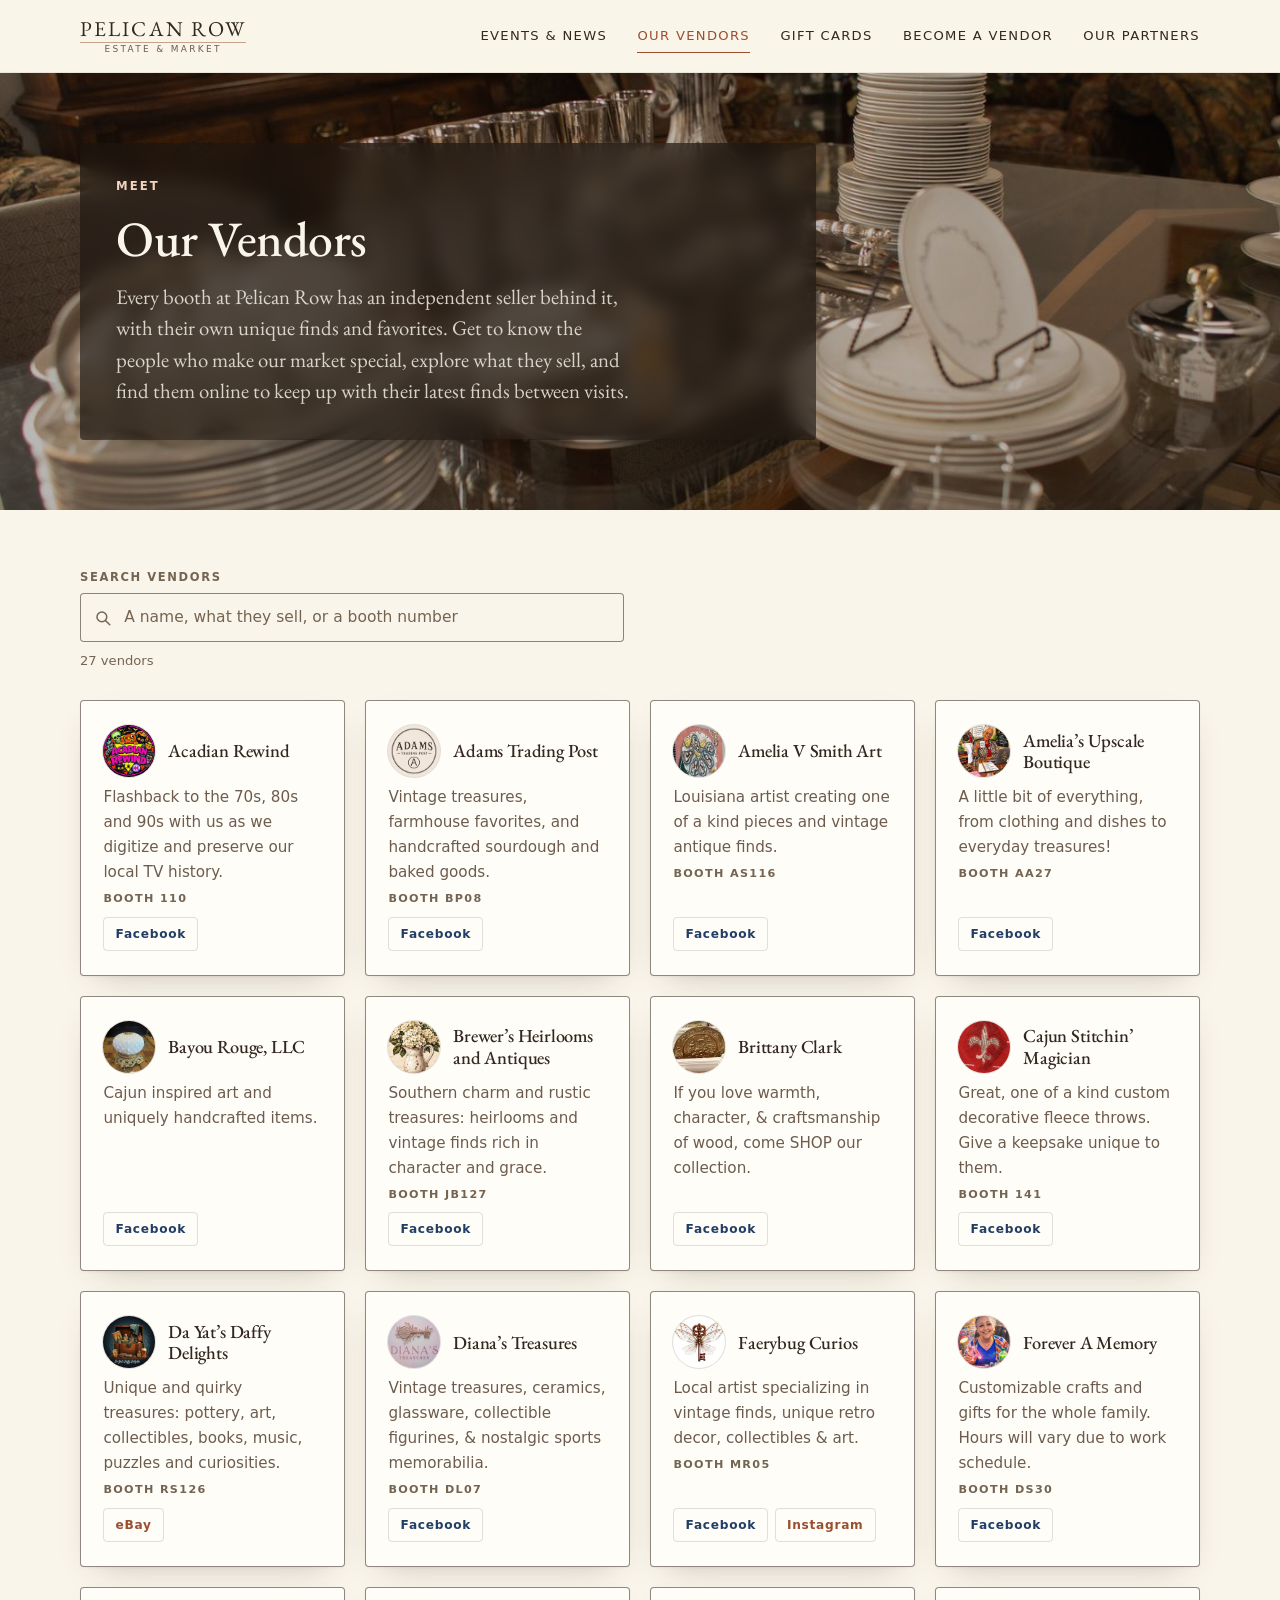
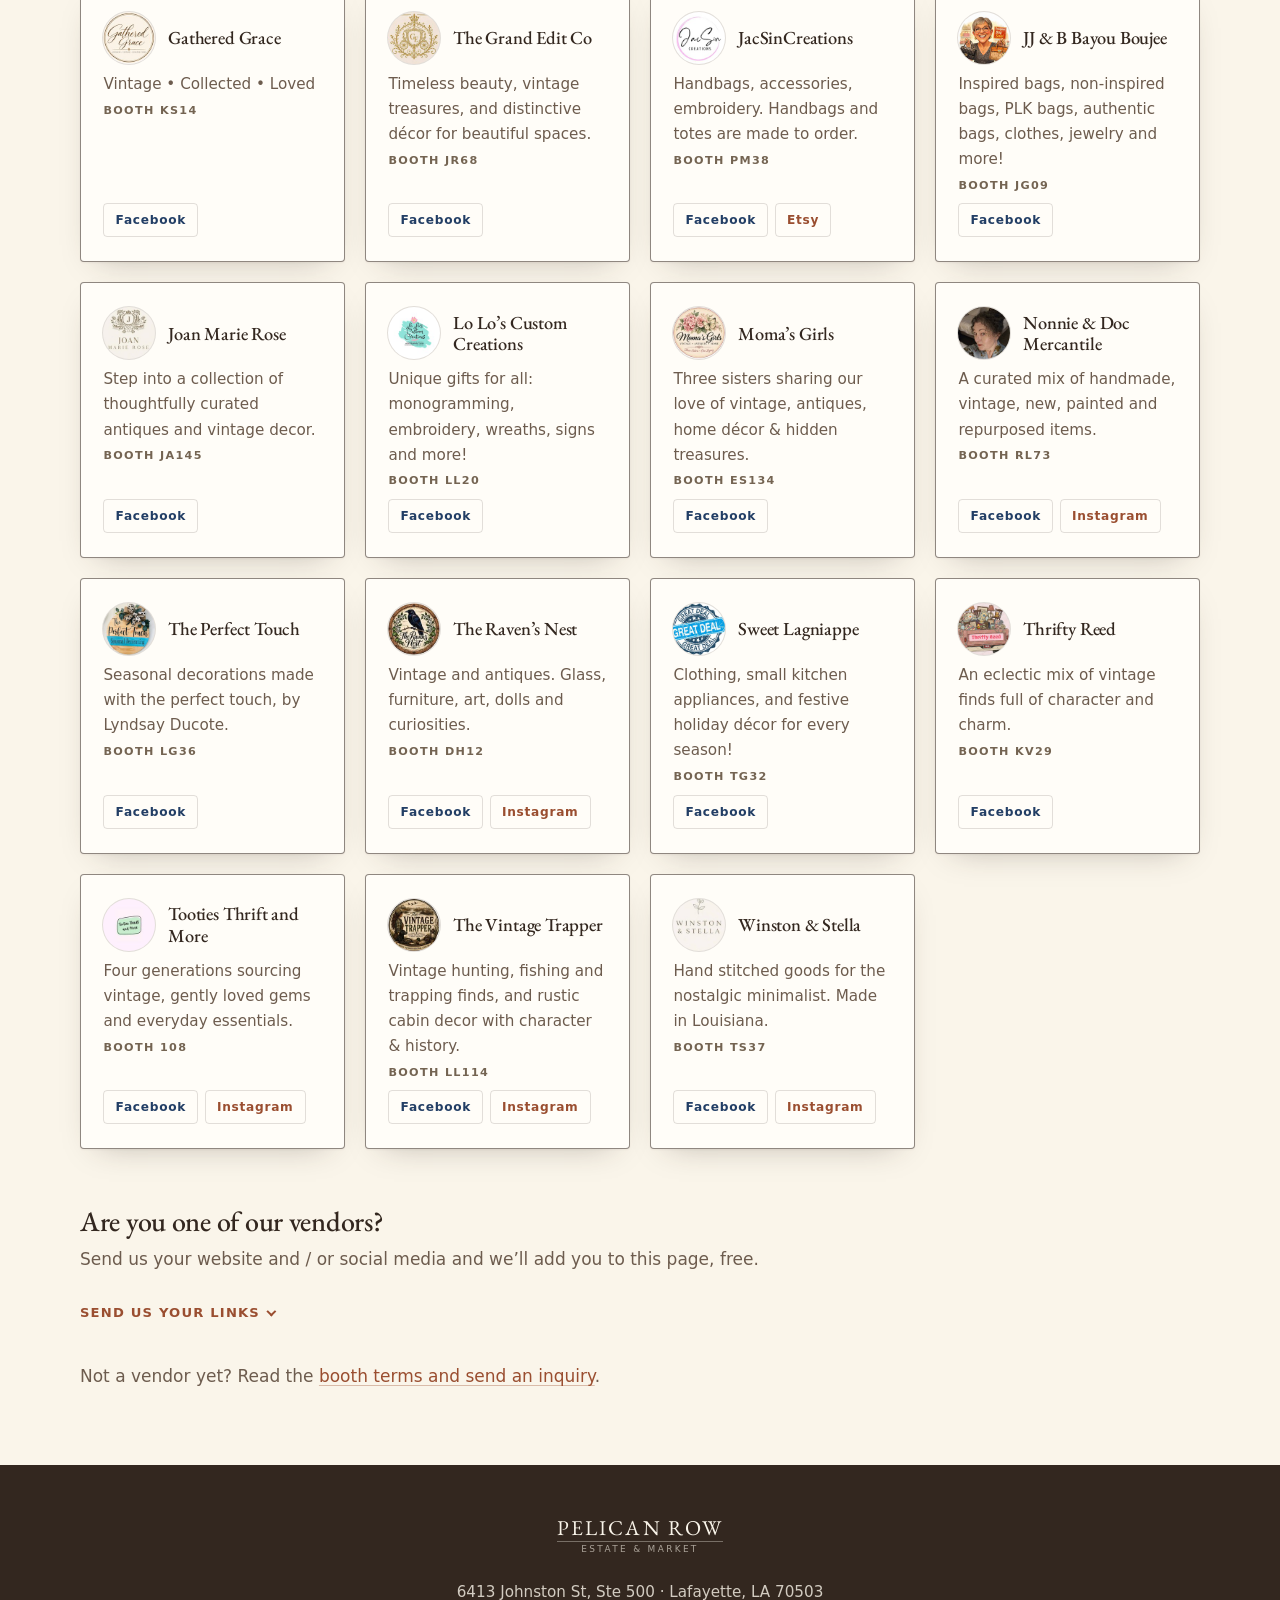
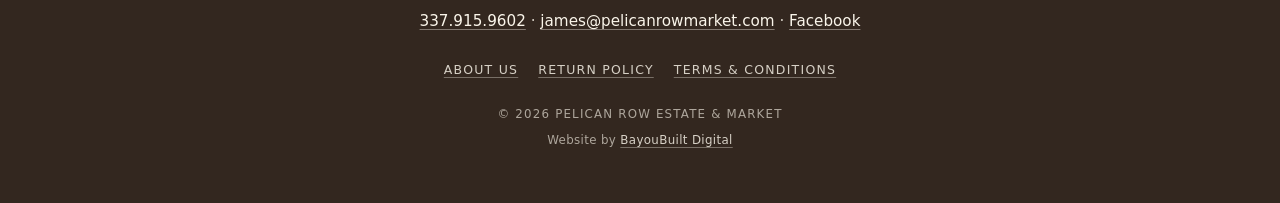
<file: vendors.html>
<!DOCTYPE html>
<html lang="en">
<head>
<meta charset="utf-8">
<meta name="viewport" content="width=device-width, initial-scale=1">
<title>Our Vendors | Pelican Row Estate &amp; Market</title>
<meta name="description" content="The independent vendors at Pelican Row Estate &amp; Market in Lafayette, Louisiana, and where to find them online. Search by name or by what they sell.">
<link rel="canonical" href="https://www.pelicanrowmarket.com/vendors.html">
<link rel="icon" href="assets/favicon.ico" sizes="any">
<link rel="apple-touch-icon" href="assets/apple-touch-icon.png">
<meta name="theme-color" content="#faf5ea">

<!-- Open Graph / social sharing. og-image.jpg is 1200x630 (tools/make-og-image.py). -->
<meta property="og:site_name" content="Pelican Row Estate &amp; Market">
<meta property="og:locale" content="en_US">
<meta property="og:type" content="website">
<meta property="og:title" content="Our Vendors at Pelican Row">
<meta property="og:description" content="The independent vendors at Pelican Row, and where to find them online.">
<meta property="og:image" content="https://www.pelicanrowmarket.com/assets/og-image.jpg">
<meta property="og:image:width" content="1200">
<meta property="og:image:height" content="630">
<meta property="og:image:alt" content="The Pelican Row Estate &amp; Market storefront on Johnston Street in Lafayette">
<meta property="og:url" content="https://www.pelicanrowmarket.com/vendors.html">
<meta name="twitter:card" content="summary_large_image">
<meta name="twitter:title" content="Our Vendors at Pelican Row">
<meta name="twitter:description" content="The independent vendors at Pelican Row, and where to find them online.">
<meta name="twitter:image" content="https://www.pelicanrowmarket.com/assets/og-image.jpg">

<link rel="preconnect" href="https://fonts.googleapis.com">
<link rel="preconnect" href="https://fonts.gstatic.com" crossorigin>
<link href="https://fonts.googleapis.com/css2?family=EB+Garamond:ital,wght@0,400;0,500;0,600;1,400&display=swap" rel="stylesheet">
<link rel="stylesheet" href="styles.css?v=207">

<!-- Breadcrumbs, so a search result can show Home > Our Vendors -->
<script type="application/ld+json">
{
  "@context": "https://schema.org",
  "@type": "BreadcrumbList",
  "itemListElement": [
    { "@type": "ListItem", "position": 1, "name": "Home", "item": "https://www.pelicanrowmarket.com/" },
    { "@type": "ListItem", "position": 2, "name": "Our Vendors", "item": "https://www.pelicanrowmarket.com/vendors.html" }
  ]
}
</script>
</head>
<body>

<!--
  ─────────────────────────────────────────────────────────────
  THE VENDOR LIST BELOW IS EXAMPLE DATA. Replace it before this
  page goes live, and delete the draft note in the markup.

  TO ADD A VENDOR: copy one <li class="vendor"> block and fill
  it in. Nothing else needs touching — the search counts the
  entries itself and sorting is just the order they appear in,
  so keep them alphabetical by name.

  Every field except the name is optional. A vendor with no
  links still belongs here: customers use this page to work out
  who sells what and which booth to head for.

  Links open in a new tab and carry rel="noopener". They point
  at sites the market does not control, so if a vendor leaves,
  remove their entry — a dead link here reflects on the market,
  not on them.
  ─────────────────────────────────────────────────────────────
-->

<a class="skip" href="#main">Skip to main content</a>

<header class="site-header">
  <div class="wrap header-inner">
    <a class="wordmark" href="index.html" aria-label="Pelican Row Estate and Market, home">
      <span class="wordmark-top">Pelican&nbsp;Row</span>
      <span class="wordmark-rule" aria-hidden="true"></span>
      <span class="wordmark-sub">Estate &amp; Market</span>
    </a>

    <button class="nav-toggle" id="navToggle" aria-expanded="false" aria-controls="siteNav">
      <span class="nav-toggle-bars" aria-hidden="true"><i></i><i></i><i></i></span>
      <span class="nav-toggle-label">Menu</span>
    </button>

    <nav class="site-nav" id="siteNav" aria-label="Main">
      <a href="events.html">Events &amp; News</a>
      <a href="vendors.html" aria-current="page">Our Vendors</a>
      <a href="gift-cards.html">Gift Cards</a>
      <a href="become-a-vendor.html">Become a Vendor</a>
      <a href="partners.html">Our Partners</a>

    </nav>
  </div>
</header>

<main id="main">

  <!--
    The banner runs a slideshow of the shop behind the heading.

    Only the first slide is in the markup. The other nine are listed in
    data-slideshow and script.js loads each one just before it is needed,
    so the page costs one image up front (about 105KB) instead of ten
    (about 1.2MB). With JavaScript off, the first image simply stays put
    and the banner still looks finished.

    The images are decorative: the heading says what the page is, so alt
    is empty and the whole strip is aria-hidden. Rebuild them with
    tools/make-shop-slides.py.
  -->
  <div class="page-head page-head-media">
    <div class="slideshow" aria-hidden="true" data-slideshow
         data-slideshow-images="assets/shop/02.jpg|assets/shop/03.jpg|assets/shop/04.jpg|assets/shop/05.jpg|assets/shop/06.jpg|assets/shop/07.jpg|assets/shop/08.jpg|assets/shop/09.jpg|assets/shop/10.jpg">
      <img class="slide is-active" src="assets/shop/01.jpg" alt=""
           width="1400" height="788" fetchpriority="high">
    </div>

    <div class="wrap page-head-inner">
      <!-- The words sit on their own panel rather than straight on the
           photo. That keeps the scrim light enough to actually see the
           shop, and the text legible whichever picture is showing. -->
      <div class="page-head-plate">
        <p class="eyebrow">Meet</p>
        <h1>Our Vendors</h1>
        <p class="page-lede">
          Every booth at Pelican Row has an independent seller behind it, with
          their own unique finds and favorites. Get to know the people who make
          our market special, explore what they sell, and find them online to
          keep up with their latest finds between visits.
        </p>
      </div>
    </div>
  </div>

  <section class="section" id="directory">
    <div class="wrap">

      <!-- Filters the list already in the page. With JavaScript off the
           search hides itself and the full list is still there to read. -->
      <div class="vendor-search" data-vendor-search hidden>
        <p class="field">
          <label for="vendorQuery">Search vendors</label>
          <input id="vendorQuery" type="search" autocomplete="off"
                 placeholder="A name, what they sell, or a booth number">
        </p>
        <p class="vendor-count" data-vendor-count role="status"></p>
      </div>

      <ul class="vendors" data-vendor-list>
        <!-- Descriptions below are each vendor's own words, from the intro
             on their page, trimmed. Booth numbers likewise. Two of them do
             not publish a booth number anywhere, so those lines are absent
             rather than guessed; add them when the market confirms.

             Avatars are each vendor's Facebook profile picture, copied into
             assets/vendors/ by tools/fetch-vendor-avatars.py. They are not
             hotlinked: Facebook's image URLs are signed and expire, so a
             linked one would break within weeks. A card with no avatar
             still lays out correctly, so leave the <img> off rather than
             pointing at a file that isn't there.

             data-added is the date the card went up here, not the date the
             vendor joined the market. script.js reads it and adds a "New"
             chip for a week; give a new card today's date and the chip
             takes itself off. See the README. -->

        <li class="vendor" data-vendor data-added="2026-10-03">
          <div class="vendor-head">
            <img class="vendor-avatar" src="assets/vendors/acadian-rewind.jpg"
                 alt="" width="144" height="144" loading="lazy">
            <h2 class="vendor-name">Acadian Rewind</h2>
          </div>
          <p class="vendor-meta">
            Flashback to the 70s, 80s and 90s with us as we digitize and
            preserve our local TV history.
            <span class="vendor-booth">Booth 110</span>
          </p>
          <ul class="vendor-links">
            <li><a href="https://www.facebook.com/profile.php?id=61589618072352" target="_blank" rel="noopener">Facebook</a></li>
          </ul>
        </li>

        <li class="vendor" data-vendor data-added="2026-09-28">
          <div class="vendor-head">
            <img class="vendor-avatar" src="assets/vendors/adams-trading-post.jpg"
                 alt="" width="144" height="144" loading="lazy">
            <h2 class="vendor-name">Adams Trading Post</h2>
          </div>
          <p class="vendor-meta">
            Vintage treasures, farmhouse favorites, and handcrafted sourdough
            and baked goods.
            <span class="vendor-booth">Booth BP08</span>
          </p>
          <ul class="vendor-links">
            <li><a href="https://www.facebook.com/adamstradingpost" target="_blank" rel="noopener">Facebook</a></li>
          </ul>
        </li>

        <li class="vendor" data-vendor data-added="2026-10-10">
          <!-- Picture from the market, not from Facebook: a crop of one of
               her canvases in the booth. See the README. -->
          <div class="vendor-head">
            <img class="vendor-avatar" src="assets/vendors/amelia-v-smith-art.jpg"
                 alt="" width="144" height="144" loading="lazy">
            <h2 class="vendor-name">Amelia V Smith Art</h2>
          </div>
          <p class="vendor-meta">
            Louisiana artist creating one of a kind pieces and vintage antique
            finds.
            <span class="vendor-booth">Booth AS116</span>
          </p>
          <ul class="vendor-links">
            <li><a href="https://www.facebook.com/amelialouise.vidrine/" target="_blank" rel="noopener">Facebook</a></li>
          </ul>
        </li>

        <li class="vendor" data-vendor data-added="2026-10-10">
          <div class="vendor-head">
            <img class="vendor-avatar" src="assets/vendors/amelias-upscale-boutique.jpg"
                 alt="" width="144" height="144" loading="lazy">
            <h2 class="vendor-name">Amelia&rsquo;s Upscale Boutique</h2>
          </div>
          <p class="vendor-meta">
            A little bit of everything, from clothing and dishes to everyday
            treasures!
            <span class="vendor-booth">Booth AA27</span>
          </p>
          <ul class="vendor-links">
            <li><a href="https://www.facebook.com/profile.php?id=61587542116332" target="_blank" rel="noopener">Facebook</a></li>
          </ul>
        </li>

        <li class="vendor" data-vendor data-added="2026-09-28">
          <div class="vendor-head">
            <img class="vendor-avatar" src="assets/vendors/bayou-rouge.jpg"
                 alt="" width="144" height="144" loading="lazy">
            <h2 class="vendor-name">Bayou Rouge, LLC</h2>
          </div>
          <p class="vendor-meta">
            Cajun inspired art and uniquely handcrafted items.
          </p>
          <ul class="vendor-links">
            <li><a href="https://www.facebook.com/people/Bayou-Rouge-LLC/61579044905244/" target="_blank" rel="noopener">Facebook</a></li>
          </ul>
        </li>

        <!-- Picture from the market, not from Facebook: this link is a
             personal profile and returns "content isn't available" when you
             are not logged in. See the README. -->
        <li class="vendor" data-vendor data-added="2026-10-12">
          <div class="vendor-head">
            <img class="vendor-avatar" src="assets/vendors/brewers-heirlooms-and-antiques.jpg"
                 alt="" width="144" height="144" loading="lazy">
            <h2 class="vendor-name">Brewer&rsquo;s Heirlooms and Antiques</h2>
          </div>
          <p class="vendor-meta">
            Southern charm and rustic treasures: heirlooms and vintage finds
            rich in character and grace.
            <span class="vendor-booth">Booth JB127</span>
          </p>
          <ul class="vendor-links">
            <li><a href="https://www.facebook.com/profile.php?id=61595444245956" target="_blank" rel="noopener">Facebook</a></li>
          </ul>
        </li>

        <li class="vendor" data-vendor data-added="2026-10-03">
          <div class="vendor-head">
            <img class="vendor-avatar" src="assets/vendors/brittany-clark.jpg"
                 alt="" width="144" height="144" loading="lazy">
            <h2 class="vendor-name">Brittany Clark</h2>
          </div>
          <p class="vendor-meta">
            If you love warmth, character, &amp; craftsmanship of wood, come
            SHOP our collection.
          </p>
          <ul class="vendor-links">
            <li><a href="https://www.facebook.com/brittany.clark.3382" target="_blank" rel="noopener">Facebook</a></li>
          </ul>
        </li>

        <!-- The picture and the blurb here came from the vendor, not from
             Facebook: facebook.com/cajunstitchinmagician is not viewable when
             you are logged out, and the page plugin returns an empty panel for
             it too. See the README. -->
        <li class="vendor" data-vendor data-added="2026-10-03">
          <div class="vendor-head">
            <img class="vendor-avatar" src="assets/vendors/cajun-stitchin-magician.jpg"
                 alt="" width="144" height="144" loading="lazy">
            <h2 class="vendor-name">Cajun Stitchin&rsquo; Magician</h2>
          </div>
          <p class="vendor-meta">
            Great, one of a kind custom decorative fleece throws. Give a
            keepsake unique to them.
            <span class="vendor-booth">Booth 141</span>
          </p>
          <ul class="vendor-links">
            <li><a href="https://www.facebook.com/cajunstitchinmagician" target="_blank" rel="noopener">Facebook</a></li>
          </ul>
        </li>

        <li class="vendor" data-vendor data-added="2026-10-16">
          <div class="vendor-head">
            <img class="vendor-avatar" src="assets/vendors/da-yats-daffy-delights.jpg"
                 alt="" width="144" height="144" loading="lazy">
            <h2 class="vendor-name">Da Yat&rsquo;s Daffy Delights</h2>
          </div>
          <p class="vendor-meta">
            Unique and quirky treasures: pottery, art, collectibles, books,
            music, puzzles and curiosities.
            <span class="vendor-booth">Booth RS126</span>
          </p>
          <ul class="vendor-links">
            <li><a href="https://www.ebay.com/str/dayatsdaffydelights" target="_blank" rel="noopener">eBay</a></li>
          </ul>
        </li>

        <li class="vendor" data-vendor data-added="2026-10-10">
          <div class="vendor-head">
            <img class="vendor-avatar" src="assets/vendors/dianas-treasures.jpg"
                 alt="" width="144" height="144" loading="lazy">
            <h2 class="vendor-name">Diana&rsquo;s Treasures</h2>
          </div>
          <p class="vendor-meta">
            Vintage treasures, ceramics, glassware, collectible figurines,
            &amp; nostalgic sports memorabilia.
            <span class="vendor-booth">Booth DL07</span>
          </p>
          <ul class="vendor-links">
            <li><a href="https://www.facebook.com/Dianatreasures" target="_blank" rel="noopener">Facebook</a></li>
          </ul>
        </li>

        <li class="vendor" data-vendor data-added="2026-10-07">
          <div class="vendor-head">
            <img class="vendor-avatar" src="assets/vendors/faerybug-curios.jpg"
                 alt="" width="144" height="144" loading="lazy">
            <h2 class="vendor-name">Faerybug Curios</h2>
          </div>
          <p class="vendor-meta">
            Local artist specializing in vintage finds, unique retro decor,
            collectibles &amp; art.
            <span class="vendor-booth">Booth MR05</span>
          </p>
          <ul class="vendor-links">
            <li><a href="https://www.facebook.com/profile.php?id=61591416844999" target="_blank" rel="noopener">Facebook</a></li>
            <li><a href="https://www.instagram.com/faerybugcurios" target="_blank" rel="noopener">Instagram</a></li>
          </ul>
        </li>

        <li class="vendor" data-vendor data-added="2026-10-10">
          <div class="vendor-head">
            <img class="vendor-avatar" src="assets/vendors/forever-a-memory.jpg"
                 alt="" width="144" height="144" loading="lazy">
            <h2 class="vendor-name">Forever A Memory</h2>
          </div>
          <p class="vendor-meta">
            Customizable crafts and gifts for the whole family. Hours will vary
            due to work schedule.
            <span class="vendor-booth">Booth DS30</span>
          </p>
          <ul class="vendor-links">
            <li><a href="https://www.facebook.com/profile.php?id=61557592742424" target="_blank" rel="noopener">Facebook</a></li>
          </ul>
        </li>

        <li class="vendor" data-vendor data-added="2026-11-23">
          <div class="vendor-head">
            <img class="vendor-avatar" src="assets/vendors/gathered-grace.jpg"
                 alt="" width="144" height="144" loading="lazy">
            <h2 class="vendor-name">Gathered Grace</h2>
          </div>
          <p class="vendor-meta">
            Vintage &bull; Collected &bull; Loved
            <span class="vendor-booth">Booth KS14</span>
          </p>
          <ul class="vendor-links">
            <li><a href="https://www.facebook.com/people/Gathered-Grace/61591009844404/" target="_blank" rel="noopener">Facebook</a></li>
          </ul>
        </li>

        <li class="vendor" data-vendor data-added="2026-10-10">
          <div class="vendor-head">
            <img class="vendor-avatar" src="assets/vendors/the-grand-edit-co.jpg"
                 alt="" width="144" height="144" loading="lazy">
            <h2 class="vendor-name">The Grand Edit Co</h2>
          </div>
          <p class="vendor-meta">
            Timeless beauty, vintage treasures, and distinctive d&eacute;cor for
            beautiful spaces.
            <span class="vendor-booth">Booth JR68</span>
          </p>
          <ul class="vendor-links">
            <li><a href="https://www.facebook.com/profile.php?id=61569263903916" target="_blank" rel="noopener">Facebook</a></li>
          </ul>
        </li>

        <li class="vendor" data-vendor data-added="2026-10-10">
          <div class="vendor-head">
            <img class="vendor-avatar" src="assets/vendors/jacsincreations.jpg"
                 alt="" width="144" height="144" loading="lazy">
            <h2 class="vendor-name">JacSinCreations</h2>
          </div>
          <p class="vendor-meta">
            Handbags, accessories, embroidery. Handbags and totes are made to
            order.
            <span class="vendor-booth">Booth PM38</span>
          </p>
          <ul class="vendor-links">
            <li><a href="https://www.facebook.com/profile.php?id=61579855676133" target="_blank" rel="noopener">Facebook</a></li>
            <li><a href="https://www.etsy.com/shop/JacSinCreations" target="_blank" rel="noopener">Etsy</a></li>
          </ul>
        </li>

        <li class="vendor" data-vendor data-added="2026-10-10">
          <div class="vendor-head">
            <img class="vendor-avatar" src="assets/vendors/jj-and-b-bayou-boujee.jpg"
                 alt="" width="144" height="144" loading="lazy">
            <h2 class="vendor-name">JJ &amp; B Bayou Boujee</h2>
          </div>
          <p class="vendor-meta">
            Inspired bags, non-inspired bags, PLK bags, authentic bags,
            clothes, jewelry and more!
            <span class="vendor-booth">Booth JG09</span>
          </p>
          <ul class="vendor-links">
            <li><a href="https://www.facebook.com/profile.php?id=61573139854476" target="_blank" rel="noopener">Facebook</a></li>
          </ul>
        </li>

        <li class="vendor" data-vendor data-added="2026-10-10">
          <div class="vendor-head">
            <img class="vendor-avatar" src="assets/vendors/joan-marie-rose.jpg"
                 alt="" width="144" height="144" loading="lazy">
            <h2 class="vendor-name">Joan Marie Rose</h2>
          </div>
          <p class="vendor-meta">
            Step into a collection of thoughtfully curated antiques and
            vintage decor.
            <span class="vendor-booth">Booth JA145</span>
          </p>
          <ul class="vendor-links">
            <li><a href="https://www.facebook.com/profile.php?id=61592688816844" target="_blank" rel="noopener">Facebook</a></li>
          </ul>
        </li>

        <li class="vendor" data-vendor data-added="2026-10-10">
          <div class="vendor-head">
            <img class="vendor-avatar" src="assets/vendors/lolos-custom-creations.jpg"
                 alt="" width="144" height="144" loading="lazy">
            <h2 class="vendor-name">Lo Lo&rsquo;s Custom Creations</h2>
          </div>
          <p class="vendor-meta">
            Unique gifts for all: monogramming, embroidery, wreaths, signs
            and more!
            <span class="vendor-booth">Booth LL20</span>
          </p>
          <ul class="vendor-links">
            <li><a href="https://www.facebook.com/loloscustomcreations" target="_blank" rel="noopener">Facebook</a></li>
          </ul>
        </li>

        <li class="vendor" data-vendor data-added="2026-10-10">
          <div class="vendor-head">
            <img class="vendor-avatar" src="assets/vendors/momas-girls.jpg"
                 alt="" width="144" height="144" loading="lazy">
            <h2 class="vendor-name">Moma&rsquo;s Girls</h2>
          </div>
          <p class="vendor-meta">
            Three sisters sharing our love of vintage, antiques, home d&eacute;cor
            &amp; hidden treasures.
            <span class="vendor-booth">Booth ES134</span>
          </p>
          <ul class="vendor-links">
            <li><a href="https://www.facebook.com/profile.php?id=61594651381945" target="_blank" rel="noopener">Facebook</a></li>
          </ul>
        </li>

        <li class="vendor" data-vendor data-added="2026-10-15">
          <div class="vendor-head">
            <img class="vendor-avatar" src="assets/vendors/nonnie-and-doc-mercantile.jpg"
                 alt="" width="144" height="144" loading="lazy">
            <h2 class="vendor-name">Nonnie &amp; Doc Mercantile</h2>
          </div>
          <p class="vendor-meta">
            A curated mix of handmade, vintage, new, painted and repurposed
            items.
            <span class="vendor-booth">Booth RL73</span>
          </p>
          <ul class="vendor-links">
            <li><a href="https://www.facebook.com/nonniegmakery" target="_blank" rel="noopener">Facebook</a></li>
            <li><a href="https://www.instagram.com/nonnieanddocmercantile/" target="_blank" rel="noopener">Instagram</a></li>
          </ul>
        </li>

        <li class="vendor" data-vendor data-added="2026-10-10">
          <div class="vendor-head">
            <img class="vendor-avatar" src="assets/vendors/the-perfect-touch.jpg"
                 alt="" width="144" height="144" loading="lazy">
            <h2 class="vendor-name">The Perfect Touch</h2>
          </div>
          <p class="vendor-meta">
            Seasonal decorations made with the perfect touch, by Lyndsay
            Ducote.
            <span class="vendor-booth">Booth LG36</span>
          </p>
          <ul class="vendor-links">
            <li><a href="https://www.facebook.com/perfecttouchseasonaldecor" target="_blank" rel="noopener">Facebook</a></li>
          </ul>
        </li>

        <li class="vendor" data-vendor data-added="2026-09-28">
          <div class="vendor-head">
            <img class="vendor-avatar" src="assets/vendors/the-ravens-nest.jpg"
                 alt="" width="144" height="144" loading="lazy">
            <h2 class="vendor-name">The Raven&rsquo;s Nest</h2>
          </div>
          <p class="vendor-meta">
            Vintage and antiques. Glass, furniture, art, dolls and
            curiosities.
            <span class="vendor-booth">Booth DH12</span>
          </p>
          <ul class="vendor-links">
            <li><a href="https://www.facebook.com/TheRavensNestVintage/" target="_blank" rel="noopener">Facebook</a></li>
            <li><a href="https://www.instagram.com/theravensnestvintage/" target="_blank" rel="noopener">Instagram</a></li>
          </ul>
        </li>

        <!-- The link supplied for this one pointed at their posts inside a
             Facebook group (/groups/.../user/...), which asks anyone who
             clicks it to log in and join. Swapped for their own page, which
             opens for everyone. The booth number is from their Instagram. -->

        <li class="vendor" data-vendor data-added="2026-10-10">
          <div class="vendor-head">
            <img class="vendor-avatar" src="assets/vendors/sweet-lagniappe.jpg"
                 alt="" width="144" height="144" loading="lazy">
            <h2 class="vendor-name">Sweet Lagniappe</h2>
          </div>
          <p class="vendor-meta">
            Clothing, small kitchen appliances, and festive holiday d&eacute;cor
            for every season!
            <span class="vendor-booth">Booth TG32</span>
          </p>
          <ul class="vendor-links">
            <li><a href="https://www.facebook.com/profile.php?id=61573649287051" target="_blank" rel="noopener">Facebook</a></li>
          </ul>
        </li>

        <li class="vendor" data-vendor data-added="2026-10-10">
          <div class="vendor-head">
            <img class="vendor-avatar" src="assets/vendors/thrifty-reed.jpg"
                 alt="" width="144" height="144" loading="lazy">
            <h2 class="vendor-name">Thrifty Reed</h2>
          </div>
          <p class="vendor-meta">
            An eclectic mix of vintage finds full of character and charm.
            <span class="vendor-booth">Booth KV29</span>
          </p>
          <ul class="vendor-links">
            <li><a href="https://www.facebook.com/thrifty.reed" target="_blank" rel="noopener">Facebook</a></li>
          </ul>
        </li>

        <li class="vendor" data-vendor data-added="2026-09-28">
          <div class="vendor-head">
            <img class="vendor-avatar" src="assets/vendors/tooties-thrift.jpg"
                 alt="" width="144" height="144" loading="lazy">
            <h2 class="vendor-name">Tooties Thrift and More</h2>
          </div>
          <p class="vendor-meta">
            Four generations sourcing vintage, gently loved gems and everyday
            essentials.
            <span class="vendor-booth">Booth 108</span>
          </p>
          <ul class="vendor-links">
            <li><a href="https://www.facebook.com/TootiesThrift/" target="_blank" rel="noopener">Facebook</a></li>
            <li><a href="https://www.instagram.com/tootiesthriftnmore/" target="_blank" rel="noopener">Instagram</a></li>
          </ul>
        </li>

        <li class="vendor" data-vendor data-added="2026-10-03">
          <div class="vendor-head">
            <img class="vendor-avatar" src="assets/vendors/the-vintage-trapper.jpg"
                 alt="" width="144" height="144" loading="lazy">
            <h2 class="vendor-name">The Vintage Trapper</h2>
          </div>
          <p class="vendor-meta">
            Vintage hunting, fishing and trapping finds, and rustic cabin
            decor with character &amp; history.
            <span class="vendor-booth">Booth LL114</span>
          </p>
          <ul class="vendor-links">
            <li><a href="https://www.facebook.com/profile.php?id=61590250482539" target="_blank" rel="noopener">Facebook</a></li>
            <li><a href="https://www.instagram.com/vintage.trapper/" target="_blank" rel="noopener">Instagram</a></li>
          </ul>
        </li>

        <li class="vendor" data-vendor data-added="2026-10-03">
          <div class="vendor-head">
            <img class="vendor-avatar" src="assets/vendors/winston-and-stella.jpg"
                 alt="" width="144" height="144" loading="lazy">
            <h2 class="vendor-name">Winston &amp; Stella</h2>
          </div>
          <p class="vendor-meta">
            Hand stitched goods for the nostalgic minimalist.
            Made in Louisiana.
            <span class="vendor-booth">Booth TS37</span>
          </p>
          <ul class="vendor-links">
            <li><a href="https://www.facebook.com/WinstonandStella" target="_blank" rel="noopener">Facebook</a></li>
            <li><a href="https://www.instagram.com/winstonandstella_cross_stitch/" target="_blank" rel="noopener">Instagram</a></li>
          </ul>
        </li>

      </ul>

      <p class="vendor-empty" data-vendor-empty hidden>
        No vendors match that. Try a different word, or
        <a href="index.html#contact">ask us</a> and we&rsquo;ll point you to
        the right booth.
      </p>

      <div class="prose vendor-cta">
        <h2>Are you one of our vendors?</h2>
        <p>
          Send us your website and / or social media and we&rsquo;ll add you
          to this page, free.
        </p>

        <!-- <details>, not a JavaScript toggle. It opens on click, keeps the
             form on this page, and works with scripting off, where a hidden
             panel waiting on JS would simply be unreachable. -->
        <details class="reveal" id="send-your-links">
          <summary>Send us your links</summary>

          <div class="reveal-body">
            <!-- Same mailto mechanism as the other forms: opens the sender's
                 own email app, so there is no form service to depend on and
                 the reply address is always a real one. See script.js. -->
            <form class="form"
                  data-mailto="james@pelicanrowmarket.com"
                  data-mailto-cc="brad@pelicanrowmarket.com,deanna.hagan@bayoubuilt-digital.com"
                  data-subject="Vendor listing" novalidate>

              <p class="field">
                <label for="vendorName">Your name</label>
                <input id="vendorName" name="name" type="text" autocomplete="name" required>
              </p>

              <p class="field">
                <label for="vendorBooth">Booth number</label>
                <!-- No placeholder and autocomplete off: booth numbers are
                     not a format anyone should be nudged towards, and a
                     browser offering a previous entry here would be noise. -->
                <input id="vendorBooth" name="booth" type="text" data-label="Booth"
                       autocomplete="off" required>
              </p>

              <p class="field">
                <label for="vendorPhone">Phone</label>
                <input id="vendorPhone" name="phone" type="tel" autocomplete="tel" required>
              </p>

              <!-- A div, not a p: the repeat rows below are block elements and
                   a <p> would close itself around them. -->
              <div class="field">
                <label for="vendorLinks">Website or social media</label>
                <div class="repeat" data-repeat data-repeat-max="3"
                     data-repeat-examples="facebook.com/yourbooth|instagram.com/yourbooth|yourbooth.com">
                  <div class="repeat-row">
                    <input id="vendorLinks" name="links" type="text" data-label="Website or social media" data-raw
                           placeholder="facebook.com/yourbooth" required>
                    <button type="button" class="row-remove" aria-label="Remove this entry" hidden>&times;</button>
                  </div>
                </div>
                <button type="button" class="add-row" data-repeat-add>Add another</button>
              </div>

              <p class="field">
                <label for="vendorNotes">Anything else we should know <span class="field-opt">optional</span></label>
                <textarea id="vendorNotes" name="message" rows="4"></textarea>
              </p>

              <p class="form-hint">
                We&rsquo;ll check the details against your booth before anything
                goes up. Once that&rsquo;s done, please allow up to 30 days for
                your links to appear on this page.
              </p>

              <button class="btn btn-primary btn-block" type="submit">Send my links</button>
              <p class="form-note" role="status"></p>
            </form>
          </div>
        </details>

        <p>
          Not a vendor yet? Read the
          <a href="become-a-vendor.html">booth terms and send an inquiry</a>.
        </p>
      </div>

    </div>
  </section>

</main>

<footer class="site-footer">
  <div class="wrap footer-inner">
    <a class="wordmark wordmark-footer" href="index.html">
      <span class="wordmark-top">Pelican&nbsp;Row</span>
      <span class="wordmark-rule" aria-hidden="true"></span>
      <span class="wordmark-sub">Estate &amp; Market</span>
    </a>
    <p class="footer-address">
      6413 Johnston St, Ste&nbsp;500 &middot; Lafayette, LA 70503<br>
      <a href="tel:+13379159602">337.915.9602</a> &middot;
      <a href="mailto:james@pelicanrowmarket.com">james@pelicanrowmarket.com</a> &middot;
      <a href="https://www.facebook.com/p/Pelican-Row-Estate-Market-100091994943430/" target="_blank" rel="noopener">Facebook</a>
    </p>
    <nav class="footer-links" aria-label="More">
      <a href="about.html">About Us</a>
      <a href="return-policy.html">Return Policy</a>
      <a href="terms.html">Terms &amp; Conditions</a>
    </nav>
    <div class="footer-meta">
      <p class="footer-legal">&copy; <span id="year">2026</span> Pelican Row Estate &amp; Market</p>
      <p class="footer-credit">Website by <a href="https://bayoubuilt-digital.com/" target="_blank" rel="noopener">BayouBuilt Digital</a></p>
    </div>
  </div>
</footer>

<script src="script.js?v=207"></script>
</body>
</html>
</file>
<file: styles.css>
/* ============================================================
   Pelican Row Estate & Market
   Single-page site — plain HTML/CSS/JS, no build step.
   Palette is pulled from the storefront sign: cream board,
   terracotta pelican, dark brown lettering.
   ============================================================ */

:root {
  color-scheme: light;

  /* Surfaces */
  --paper:      #faf5ea;
  --paper-tint: #f2e9d8;
  --paper-card: #fffdf8;

  /* Ink */
  --ink:        #33271f;
  --ink-soft:   #6d5c4e;
  --ink-faint:  #746452;   /* 4.7:1 on the tinted sections — keeps small caps legible */

  /* Accent — the terracotta from the pelican on the sign */
  --brick:      #9a4e30;
  --brick-deep: #7b3b22;
  --brick-wash: #f0e0d6;

  /* The navy off the storefront: the roofline reads around #294366 and the
     pelican on the sign is darker again. The only cool colour in the
     palette, so use it sparingly or it stops meaning anything. */
  --navy:       #223e65;
  --navy-wash:  rgba(34, 62, 101, .08);   /* hover tint, as --brick-wash is for brick */

  /* Teal, for the "New" chip on a vendor card and nothing else so far.
     Near enough the complement of --brick to read as a deliberate second
     accent rather than a stray colour. Lettered in white rather than --paper,
     which the other chips use: cream on it is 3.5:1 and white 3.9:1.

     Note that 3.9:1 is under the 4.5:1 AA asks for text this small — a
     deliberate choice, made with the trade named. It clears the 3:1 that
     applies to the chip as a UI component, and the word "New" is decoration
     over information the card already carries. #3f7f86 was the previous value
     and reaches 4.6:1 on white if that matters more later. */
  --teal:       #528b90;

  /* Lines */
  --ink-wash:   rgba(51, 39, 31, .05);    /* hover tint for ink-lettered buttons */

  /* The drawn edge on cards, the reviews frame and form fields. It used to
     be --ink at full strength, which at 13:1 against the paper read as a
     heavy black box once there were ten of them on a page; thinning the
     border from 1.5px to 1px barely touched that, because the weight was
     the colour and not the width. At .55 it still reads as a deliberate
     dark edge and still clears WCAG 1.4.11's 3:1 for a form field's border
     (3.4:1 against --paper, 3.5:1 against --paper-card). Darken it here if
     the cards ever need to sit harder on the page; nothing else changes. */
  --line-strong: rgba(51, 39, 31, 0.55);
  --line:       rgba(51, 39, 31, 0.14);
  --line-soft:  rgba(51, 39, 31, 0.08);

  --serif: "EB Garamond", Georgia, "Times New Roman", serif;
  --sans: ui-sans-serif, system-ui, -apple-system, "Segoe UI", Roboto,
          "Helvetica Neue", Arial, sans-serif;

  --wrap: 1120px;
  /* The gap under a page's banner and above its footer. One value so
     the two ends of a page always match. */
  --page-edge: clamp(2.5rem, 2rem + 2vw, 3.75rem);
  --radius: 4px;
  --shadow: 0 1px 2px rgba(51, 39, 31, .05), 0 12px 32px -18px rgba(51, 39, 31, .35);
}

*, *::before, *::after { box-sizing: border-box; }

html { scroll-behavior: smooth; scroll-padding-top: 88px; }
@media (prefers-reduced-motion: reduce) {
  html { scroll-behavior: auto; }
  *, *::before, *::after { animation-duration: .001ms !important; transition-duration: .001ms !important; }
  /* The global rule above only kills the timing; without this the card would
     still jump to its scaled size. Colour and shadow still respond. */
  .card:hover,
  .vendor:hover { transform: none; }
}

body {
  margin: 0;
  background: var(--paper);
  color: var(--ink);
  font-family: var(--sans);
  font-size: 17px;
  line-height: 1.65;
  -webkit-font-smoothing: antialiased;
}

img { max-width: 100%; display: block; }

a { color: var(--brick); text-decoration-color: rgba(154, 78, 48, .35); text-underline-offset: 3px; }
a:hover { color: var(--brick-deep); text-decoration-color: currentColor; }

/* Focus rings are BRICK. Navy was tried here and reverted: a field resting
   in navy that turns brick when you click into it is a clearer change than
   one that stays the same colour and merely gains a ring. The error state
   stays distinguishable by its pink fill, which focus does not have. */
:where(a, button, input, textarea, iframe):focus-visible {
  outline: 2px solid var(--brick);
  outline-offset: 3px;
  border-radius: 2px;
}

.wrap { width: min(100% - 2.5rem, var(--wrap)); margin-inline: auto; }

.skip {
  position: absolute; left: 50%; top: -100px; transform: translateX(-50%);
  z-index: 100; background: var(--ink); color: var(--paper);
  padding: .7rem 1.2rem; border-radius: 0 0 var(--radius) var(--radius);
  text-decoration: none; font-size: .9rem;
}
.skip:focus { top: 0; color: var(--paper); }

/* ── Shared type ─────────────────────────────────────────── */

h1, h2, h3 { font-family: var(--serif); font-weight: 500; line-height: 1.15; margin: 0; }

h2 {
  font-size: clamp(1.9rem, 1.2rem + 2.2vw, 2.9rem);
  letter-spacing: -.01em;
  margin-bottom: .6rem;
}

h3 { font-size: 1.22rem; letter-spacing: .005em; }

.eyebrow {
  font-family: var(--sans);
  font-size: .73rem;
  font-weight: 600;
  letter-spacing: .18em;
  text-transform: uppercase;
  color: var(--brick);
  margin: 0 0 .85rem;
}

.section-lede {
  color: var(--ink-soft);
  font-size: 1.08rem;
  max-width: 58ch;
  margin: 0 0 2rem;
}

.center { text-align: center; }
.center.section-lede { margin-inline: auto; }

/* ── Wordmark (mirrors the sign out front) ───────────────── */

.wordmark {
  display: inline-grid;
  justify-items: center;
  gap: .18rem;
  text-decoration: none;
  color: var(--ink);
  line-height: 1;
}
.wordmark-top {
  font-family: var(--serif);
  font-size: 1.32rem;
  letter-spacing: .1em;
  text-transform: uppercase;
  white-space: nowrap;
}
.wordmark-rule {
  width: 100%;
  height: 1px;
  background: var(--brick);
  opacity: .5;
}
.wordmark-sub {
  font-family: var(--sans);
  font-size: .56rem;
  letter-spacing: .26em;
  text-transform: uppercase;
  color: var(--ink-soft);
  white-space: nowrap;
}

/* ── Header ──────────────────────────────────────────────── */

.site-header {
  position: sticky; top: 0; z-index: 50;
  background: rgba(250, 245, 234, .92);
  backdrop-filter: saturate(150%) blur(10px);
  border-bottom: 1px solid var(--line-soft);
}

.header-inner {
  display: flex; align-items: center; justify-content: space-between;
  gap: 1.5rem;
  min-height: 72px;
  padding-block: .75rem;
}

.site-nav { display: flex; align-items: center; gap: 1.9rem; }

.site-nav a {
  font-size: .82rem;
  font-weight: 500;
  letter-spacing: .1em;
  text-transform: uppercase;
  color: var(--ink);
  text-decoration: none;
  padding-block: .35rem;
  border-bottom: 1px solid transparent;
  transition: border-color .18s, color .18s;
}
.site-nav a:hover { color: var(--brick); border-bottom-color: var(--brick); }
/* Marks which page you're on. */
.site-nav a[aria-current="page"] { color: var(--brick); border-bottom-color: var(--brick); }

.nav-fb { display: inline-flex; align-items: center; gap: .45rem; }
.nav-fb svg { width: 17px; height: 17px; fill: currentColor; }

.nav-toggle {
  display: none;
  align-items: center; gap: .55rem;
  background: none; border: 1px solid var(--line);
  border-radius: var(--radius);
  padding: .5rem .8rem;
  font: inherit; font-size: .74rem; font-weight: 600;
  letter-spacing: .14em; text-transform: uppercase;
  color: var(--ink); cursor: pointer;
}
.nav-toggle-bars { display: grid; gap: 3.5px; }
.nav-toggle-bars i { display: block; width: 16px; height: 1.5px; background: currentColor; }

/* ── Hero ────────────────────────────────────────────────── */

/* Text and photo each get their own column — nothing overlaps, so the
   storefront needs no scrim at all and renders at full strength. */
.hero { background: var(--paper); }

/* Both columns sit inside .wrap, so the photo stops at the same right margin
   the rest of the page uses instead of running to the window edge. */
.hero-split {
  display: grid;
  grid-template-columns: minmax(0, 1.08fr) minmax(0, 1fr);
  gap: clamp(2rem, 1rem + 3vw, 4rem);
  align-items: center;
  padding-block: clamp(3.25rem, 2rem + 4vw, 5.5rem);
}

.hero-text { display: flex; align-items: center; }
.hero-card { width: 100%; }

/* Same panel treatment as the map and the cards further down the page.
   The storefront photo is 960x720, which is exactly this 4:3 panel, so
   nothing is cropped. cover + bottom anchoring are kept anyway so that a
   replacement photo of a different shape still behaves: it would lose sky
   off the top rather than the sign or the forecourt. */
.hero-media {
  position: relative;
  aspect-ratio: 4 / 3;
  border: 1px solid var(--line);
  border-radius: var(--radius);
  overflow: hidden;
  box-shadow: var(--shadow);
}
.hero-media img {
  display: block;
  width: 100%;
  height: 100%;
  object-fit: cover;
  object-position: 50% 100%;   /* bottom-anchored: crop comes off the top */
}

h1 { display: grid; gap: .5rem; margin-bottom: 1.5rem; }
.h1-top {
  /* Sized for the half-width column rather than the full page. */
  font-size: clamp(2.4rem, 1.4rem + 3.2vw, 4.1rem);
  letter-spacing: .015em;
  text-transform: uppercase;
}
.h1-sub {
  font-family: var(--sans);
  font-size: clamp(.72rem, .6rem + .4vw, .92rem);
  font-weight: 600;
  letter-spacing: .42em;
  text-transform: uppercase;
  color: var(--brick);
  padding-top: .4rem;
  border-top: 1px solid var(--line);
  justify-self: start;
  padding-right: .3rem;
}

.lede {
  font-family: var(--serif);
  font-size: clamp(1.2rem, 1.05rem + .5vw, 1.45rem);
  line-height: 1.5;
  color: var(--ink-soft);
  max-width: 34ch;
  margin: 0 0 1.4rem;
}

.hero-address {
  font-size: .87rem;
  font-weight: 500;
  letter-spacing: .06em;
  text-transform: uppercase;
  color: var(--ink-faint);
  margin: 0 0 2rem;
}

/* ── Buttons ─────────────────────────────────────────────── */

.btn-row { display: flex; flex-wrap: wrap; gap: .8rem; }

.btn {
  display: inline-flex; align-items: center; justify-content: center;
  padding: .82rem 1.7rem;
  border: 1px solid transparent;
  border-radius: var(--radius);
  font-family: var(--sans);
  font-size: .78rem; font-weight: 600;
  letter-spacing: .13em; text-transform: uppercase;
  text-decoration: none;
  cursor: pointer;
  transition: background-color .18s, color .18s, border-color .18s, transform .18s;
}
.btn:active { transform: translateY(1px); }

.btn-primary { background: var(--brick); color: #fff; }
.btn-primary:hover { background: var(--brick-deep); color: #fff; }

.btn-ghost { background: transparent; color: var(--ink); border-color: var(--line); }
/* The pattern every ink-lettered button follows: the letters stay put and
   the button itself darkens. Brick and navy are reserved for buttons that
   are brick or navy to begin with. */
.btn-ghost:hover { background: var(--ink-wash); color: var(--ink); border-color: var(--ink-faint); }

.btn-block { width: 100%; }

/* ── Sections ────────────────────────────────────────────── */

.section { padding-block: clamp(3.75rem, 2.5rem + 5vw, 6.5rem); }

/* Every page opens and closes on the same gap, and a section that touches
   either end carries that gap on BOTH sides, so it is evenly padded in
   itself rather than tight at one edge and loose at the other.

   The generous .section padding is left for sections with a neighbour above
   and below them, which is what it is for: it separates one band from the
   next. Only the home page currently has such a section.

   Written as relationships rather than per-page classes, so a new page
   picks it up with no extra markup. .page-head covers the photo banner too,
   since that carries both classes. */
.page-head + .section,
.hero + .section,
main > :last-child {
  padding-block: var(--page-edge);
}
.section-tint { background: var(--paper-tint); }

/* ── Google reviews carousel ──────────────────────────────
   Lives in the copy column beside the Facebook feed, filling the space
   under the Follow button. One review at a time, because the column is
   narrow and these are screenshots at their natural size.
   The track is a plain scroller, so swipe and arrow keys work on their
   own; the buttons and dots just drive scrollLeft. */

/* Sits clear of the Follow button above it, so the reviews read as their
   own block rather than as part of the Facebook copy. */
.reviews {
  /* The gap is split either side of the rule rather than stacked on one
     side, so the line sits centred in it. 3rem + 3rem = the 6rem total. */
  margin-top: 3rem;
  padding-top: 3rem;
  border-top: 1px solid var(--line);
  max-width: 400px;
}

.reviews-title {
  display: flex;
  align-items: center;
  gap: .4rem;
  flex-wrap: wrap;
  font-family: var(--sans);
  font-size: .8rem;
  font-weight: 700;
  letter-spacing: .1em;
  text-transform: uppercase;
  color: var(--ink-soft);
  margin: 0 0 .7rem;
}

/* Gold sampled from the screenshots so these stars and the ones inside the
   images are the same colour rather than nearly the same. */
.g-stars { display: inline-flex; gap: .09rem; }
.g-stars svg { width: 15px; height: 15px; fill: #ffbb29; }

/* Google's own four-colour mark, used as attribution. Sized to the cap
   height of the text beside it so the line doesn't look pasted together. */
.g-mark { display: inline-flex; }
.g-mark svg { width: 14px; height: 14px; }

/* Hairline divider between the rating and the call to action. Decorative,
   so it is aria-hidden in the markup and drawn here rather than typed as a
   character a screen reader would read out. */
.reviews-sep {
  flex: none;
  width: 1px;
  height: 1.1em;
  background: var(--line);
  margin-inline: .2rem;
}

/* Deep-links straight into Google's review form for this place. The place
   id was derived from the listing's feature id and checked against the
   live listing; see the README before changing it. */
.reviews-cta {
  color: var(--brick);
  text-decoration: none;
  border-bottom: 1px solid transparent;
  transition: border-color .18s, color .18s;
}
.reviews-cta:hover {
  color: var(--brick-deep);
  border-bottom-color: currentColor;
}


.reviews-track {
  list-style: none;
  margin: 0;
  padding: 0;
  display: flex;
  overflow-x: auto;
  scroll-snap-type: x mandatory;
  scrollbar-width: none;
  overscroll-behavior-x: contain;
  border-radius: var(--radius);
  /* Pure white, not --paper-card, and this is the one place on the site
     that should be. The screenshots are #ffffff to their edges, so the
     warm off-white left a visible seam where the letterboxing met the
     image. If the screenshots are ever retaken against a different
     background, re-sample their edges and match this to it. */
  background: #fff;
  /* A REAL BORDER, not a box-shadow ring. The ring was drawn with a spread,
     and a spread is not rounded to whole device pixels the way a border
     width is — so with the frame landing on half pixels (left 72.5, top
     386.25) each edge antialiased differently: one side a solid line,
     another a half-strength grey. Against the drop shadow underneath, that
     read as embossed.

     A border rounds per edge like the cards' do, so all four match. It costs
     no width either, because box-sizing is border-box: the frame stays the
     same size and the slides, at 100% of the content box, simply follow. */
  border: 1px solid var(--line-strong);
  box-shadow: var(--shadow);
}
.reviews-track::-webkit-scrollbar { display: none; }
.reviews-track:focus-visible { outline: 2px solid var(--brick); outline-offset: 3px; }

/* Each slide is the full width of the frame: one review on screen at a
   time, whatever the column is doing. The screenshots differ in height,
   so they sit centred in a slot as tall as the tallest one instead of
   making the panel jump between reviews. */
.review-slide {
  flex: 0 0 100%;
  scroll-snap-align: center;
  display: grid;
  place-items: center;
  padding: .5rem;
}
.review-slide img { width: 100%; height: auto; }

.carousel-controls {
  display: flex;
  align-items: center;
  gap: .75rem;
  margin-top: .85rem;
}

.carousel-btn {
  flex: none;
  width: 34px; height: 34px;
  display: grid; place-items: center;
  border: 1px solid var(--line);
  border-radius: 50%;
  background: var(--paper-card);
  color: var(--ink);
  cursor: pointer;
  transition: background-color .18s, border-color .18s, color .18s, opacity .18s;
}
.carousel-btn svg {
  width: 15px; height: 15px;
  fill: none; stroke: currentColor; stroke-width: 2;
  stroke-linecap: round; stroke-linejoin: round;
}
.carousel-btn:hover:not(:disabled) {
  background: var(--ink-wash);
  color: var(--ink);
  border-color: var(--ink-faint);
}
.carousel-btn:disabled { opacity: .35; cursor: default; }

.carousel-dots { display: flex; margin-inline: auto; }

/* The flyer carousel. The group of images in the markup becomes the track:
   a horizontal scroller one slide wide, so swipe and arrow keys work on
   their own and the arrows and dots below just drive the same scroll.

   Two flyers side by side in half a column are two small flyers; stacked,
   they push the words that explain them off the screen. One at a time keeps
   each at full size.

   The slot is as tall as the tallest flyer and the shorter one sits centred
   in it, so paging does not change the height of the entry and bump the text
   under it around. */
.event-flyers.is-carousel {
  display: flex;
  gap: 0;
  max-width: none;
  /* A fixed slot, so the height does not change as you page and the text
     under it never moves. 4:3 is the shape of the flyers the market
     publishes, so the common case fills the box exactly. */
  aspect-ratio: 4 / 3;
  /* NOT a user-scrollable strip on a pointer device. It was `overflow-x:
     auto` with scroll snap, which gave swipe and arrow keys for free, but
     it also made the slot a scroll container sitting in the middle of the
     page: a trackpad gesture that drifted even slightly sideways got
     captured by it, and the page stopped moving under the cursor. Reading
     past a flyer should never be interrupted by the flyer.

     Hidden on both axes on purpose. `overflow-x: auto` alone computes
     overflow-y to auto as well, which is a second way for the same thing to
     happen. scrollLeft still works from script, which is all the arrows and
     the dots need.

     Touch devices get the scroller back further down — see the coarse
     pointer block. */
  overflow: hidden;
  align-items: center;

  /* A visible slot, which is the whole reason a centred flyer reads as
     centred. The slot is the full width of the column and the flyers in it
     are different shapes, so a portrait one sits with 100px of nothing
     either side. With no edge to that nothing, the picture looked
     indented against the lone flyers above and below it, which start at
     the column's edge. With an edge, the same picture is centred in a
     frame and the spare width belongs to the frame.

     A hairline and nothing else — no fill. The border is doing the whole
     job on its own: it draws the viewer as an object, and once the object
     is there the picture inside it is plainly centred rather than badly
     left-aligned. A card-paper fill was tried and is one thing too many;
     the frame does not need to be a surface, and leaving the page showing
     through keeps a flyer sitting on the same paper as everything else.

     The same hairline the flyers themselves carry, so the viewer and the
     picture in it belong to one family. */
  box-shadow: 0 0 0 1px var(--line);
  border-radius: var(--radius);
}
/* Both selectors, and the second one on purpose: inside a column
   `.events-split .flyer-zoom` caps a flyer at 340px, and it is further down
   the file, so a slide needs the extra class to outrank it rather than tie
   with it. A slide that is narrower than its track shows the next one
   peeking in beside it, which is exactly the crowding this replaced. */
/* Centred in the slide, and the frame on the track is what makes that read.
   The flyers in a carousel are not all the same shape — the sale poster is
   4:3 and fills the slot, the parking map is portrait and about 330px wide
   — so a centred portrait has empty space either side of it. Against bare
   paper that looked like a picture nudged off the left margin every other
   image and every line of text on the page starts from. Inside a frame it
   reads as a picture centred in a viewer, which is what it is.

   Flush left was tried instead and is wrong: it lines the pictures up but
   leaves the slot's spare width hanging off one side, and what was missing
   was the frame, not the alignment.

   The padding is on the SLIDE, not on the track. A scroll container clips
   at its padding edge, so padding on the track would let the next slide
   show through the gap between the frame and the picture — the poster is
   exactly as wide as a slide, so a strip of it would sit inside the frame's
   right-hand margin. On the slide the inset comes out of the slide's own
   width and the clip still happens exactly at the frame. */
.event-flyers.is-carousel > *,
.event-flyers.is-carousel > .flyer-zoom {
  flex: 0 0 100%;
  max-width: 100%;
  height: 100%;
  padding: .85rem;
  display: flex;
  align-items: center;
  justify-content: center;
}

/* ── Swipe, on touch devices only ─────────────────────────
   The slot goes back to being a real scroller where the primary input is a
   finger, which is the one place the original scroller was never the
   problem. What broke was the trackpad: a wheel gesture with any sideways
   drift in it latches onto a horizontal scroller and the page stops moving
   under the cursor. Touch does not behave that way — the browser locks a
   pan to one axis as it starts, so a vertical swipe scrolls the page and a
   horizontal one pages the flyers, and neither steals the other.

   So the fix is not to make one element behave for both inputs, it is to
   give the scroller only to the input it works for. `hover: none` and
   `pointer: coarse` together mean a device whose main pointer is a finger:
   phones and tablets. A laptop with a touchscreen reports a fine pointer
   and keeps the hidden overflow, which is the right way round — that is
   the machine with the trackpad that caused this.

   `overflow-y: hidden` is what keeps it to one axis. It has to be stated:
   leaving it at `visible` beside an `overflow-x` that is not visible makes
   the browser compute it to auto, and a vertically scrollable strip in the
   middle of the page is the whole thing we are avoiding.

   overscroll-behavior-x stops a swipe past the last flyer from chaining
   outward and triggering the browser's back gesture. Snapping does the
   paging; script.js already turns it off while an arrow animation is
   running and back on after, so the two cannot fight.

   Everything else still works on a phone: the arrows are 44px, the dots
   are buttons, and a tap still opens the flyer full size — a touch that
   turns into a pan does not fire a click. */
@media (hover: none) and (pointer: coarse) {
  .event-flyers.is-carousel {
    overflow-x: auto;
    overflow-y: hidden;
    scroll-snap-type: x mandatory;
    overscroll-behavior-x: contain;
    scrollbar-width: none;
  }
  .event-flyers.is-carousel::-webkit-scrollbar { display: none; }
  .event-flyers.is-carousel > *,
  .event-flyers.is-carousel > .flyer-zoom { scroll-snap-align: start; }
}

/* Every flyer is sized to the HEIGHT of the slot, not its width, and keeps
   its own proportions. A poster and a portrait map do not share an aspect
   ratio, so fitting both to the width left whichever was wider sitting in a
   band of empty space half the height of the slot. Fitting to the height
   fills it: the landscape flyer spans the full width, the portrait map is
   full height and narrower, and neither is cropped — these are pictures with
   words on them, so `cover` is not an option.

   The same rule has to beat `.events-split .event-flyer`, which caps a flyer
   at 340px for the stacked layout and is further down the file. That cap was
   what kept these pictures at 340px inside a 536px slide.

   Sized with max-width and max-height rather than height: 100% and
   object-fit: contain. Both fit the picture inside the slot, but object-fit
   letterboxes it INSIDE an element box that stays the full size of the slot,
   and a flyer carries a 1px ring and a drop shadow — which would then have
   been drawn around the empty space rather than around the picture. Letting
   the element take its own proportions keeps the frame on the artwork. */
.event-flyers.is-carousel .event-flyer {
  width: auto;
  height: auto;
  max-width: 100%;
  max-height: 100%;
}

/* Controls under the flyers rather than over them: a flyer is a poster and
   an arrow sitting on top of one covers the part somebody is reading.

   Wherever the flyers are pulled above the text with order: -1, the
   controls have to come with them, or they drop to the bottom of the entry
   and end up steering a carousel three paragraphs away. They sit after the
   track in the markup, so matching its order is enough to keep them
   together. */
/* The flyer controls sit together as one group rather than pushed to the
   ends of the row. `.carousel-dots` has `margin-inline: auto`, which is what
   throws the arrows to the edges on the reviews carousel: there the track is
   a single wide card and the arrows mark its corners. A flyer slot is
   narrower and changes width with the column, so arrows pinned to its edges
   drifted away from the dots they belong with. Scoped to .flyers-controls,
   so the reviews carousel keeps its own arrangement.

   The group is centred on the SLOT, and stays centred even though the
   slides themselves are flush left. It was briefly moved to the left edge
   to follow them; that was wrong. The controls belong to the whole
   carousel, not to whichever picture is showing, so they stay put on the
   centre line of the box while the pictures inside it change shape. */
.flyers-controls {
  margin-top: .9rem;
  justify-content: center;
  gap: 1rem;
}
.flyers-controls .carousel-dots { margin-inline: 0; }

.events-split .flyers-controls { order: -1; }


/* The button IS the touch target (20x24), and the visible 8px dot is drawn
   by the pseudo-element inside it. An earlier version kept 8px buttons and
   overflowed a bigger ::before out of each one, but neighbouring dots then
   overlapped and stole each other's clicks. */
.carousel-dot {
  width: 20px; height: 24px;
  padding: 0;
  border: 0;
  background: none;
  display: grid;
  place-items: center;
  cursor: pointer;
}
.carousel-dot::before {
  content: "";
  width: 8px; height: 8px;
  border-radius: 50%;
  background: var(--line);
  transition: background-color .18s, transform .18s;
}
.carousel-dot:hover::before { background: var(--ink-faint); }
.carousel-dot[aria-current="true"]::before { background: var(--brick); transform: scale(1.25); }

/* ── Cards ───────────────────────────────────────────────── */

.cards {
  list-style: none; margin: 0; padding: 0;
  display: grid; gap: 1.25rem;
  grid-template-columns: repeat(auto-fit, minmax(255px, 1fr));
}

.card {
  position: relative;          /* so a hovered card can sit above its neighbours */
  background: var(--paper-card);
  border: 1px solid var(--line-soft);
  border-radius: var(--radius);
  padding: 2rem 1.75rem;
  box-shadow: var(--shadow);
  transition: transform .22s ease, box-shadow .22s ease, border-color .22s ease;
}

/* Only on devices that really hover. On a touch screen :hover can stick
   after a tap and leave a card stranded in its lifted state. */
@media (hover: hover) {
  .card:hover {
    transform: translateY(-4px) scale(1.02);
    border-color: var(--line);
  }
  /* .card:hover would otherwise wash the outline out to a hairline grey on
     the way up. The vendor cards hold theirs through the lift; these do the
     same. */
  .card-link:hover {
    border-color: var(--line-strong);
    box-shadow: 0 2px 4px rgba(51, 39, 31, .06), 0 22px 44px -22px rgba(51, 39, 31, .45);
    z-index: 1;
  }
  .card:hover .card-mark {
    background: var(--brick);
    color: var(--paper-card);
  }
}
.card h3 { margin-bottom: .45rem; }
.card p { margin: 0; color: var(--ink-soft); font-size: .97rem; }

/* These cards lead somewhere. The link sits in the heading but its ::before
   covers the whole card, so the entire card is clickable while there is
   still only one thing for a keyboard to land on. */
.card-link {
  cursor: pointer;
  /* The same 2px outline the vendor cards carry, in --ink: the darkest
     colour in the palette and the one the body text is already set in, so
     it reads as black on cream without the glare of a true #000.

     The base .card keeps its hairline, so a card that is only a card and
     not a link would still look different from one that goes somewhere.

     1px, not 2: enough to read as a drawn edge, light enough that a grid
     of them does not turn into a wall of boxes — 1.5px was tried first and
     read as heavy once there were ten cards on a page. The vendor cards and
     the reviews frame use the same weight. */
  border: 1px solid var(--line-strong);
}
.card-link h3 a {
  color: inherit;
  text-decoration: none;
}
.card-link h3 a::before {
  content: "";
  position: absolute;
  inset: 0;                       /* the click target */
}
/* The arrow marks which cards go somewhere, so the hover lift isn't the only
   clue and the card that doesn't link can't be mistaken for one. */
.card-link h3 a::after {
  content: " \2192";
  display: inline-block;
  font-family: var(--sans);       /* the serif has no arrow glyph */
  color: var(--brick);
  transition: transform .22s ease;
}
.card-link:hover h3 a { color: var(--brick); }
.card-link:hover h3 a::after { transform: translateX(4px); }

/* Keyboard focus should ring the whole card, not just the heading text. */
.card-link:has(a:focus-visible) {
  outline: 2px solid var(--brick);
  outline-offset: 3px;
}
.card-link h3 a:focus-visible { outline: none; }

.card-mark {
  display: grid; place-items: center;
  width: 42px; height: 42px;
  margin-bottom: 1.1rem;
  border-radius: 50%;
  background: var(--brick-wash);
  color: var(--brick);
  transition: background-color .22s ease, color .22s ease;
}
.card-mark svg {
  width: 21px; height: 21px;
  fill: none; stroke: currentColor; stroke-width: 1.5;
  stroke-linecap: round; stroke-linejoin: round;
}

/* ── Facebook feed (inside The Market) ───────────────────── */

.feed {
  /* ONE number controls the feed's size. Facebook renders it at 500px max
     (tested: asking for 900 returns 498), so anything wider comes from
     magnifying it here, not from Facebook. The panel width is derived, so
     the feed always exactly fills its frame. 1 = no magnification. */
  --feed-scale: 1;
  --feed-w: calc(500px * var(--feed-scale));

  display: grid;
  grid-template-columns: minmax(0, 1fr) minmax(0, var(--feed-w));
  gap: clamp(2rem, 1rem + 3vw, 4rem);
  /* Top, not center: the feed is tall, and centered copy floated in the
     middle of it. Aligned to the top it reads as the feed's heading. */
  align-items: start;
  margin-top: clamp(3rem, 2rem + 3vw, 4.5rem);
  padding-top: clamp(3rem, 2rem + 3vw, 4.5rem);
  border-top: 1px solid var(--line);
}

.feed-copy h3 {
  font-size: clamp(1.6rem, 1.2rem + 1.2vw, 2.1rem);
  margin-bottom: .6rem;
}
/* Direct children only. This is the column's body copy: the 40ch measure is
   right for a paragraph and wrong for anything nested below, which is how it
   ended up clamping the reviews title to 294px and wrapping the review link
   onto its own row. The child combinator keeps it aimed at what it is for. */
.feed-copy > p:not(.eyebrow) {
  color: var(--ink-soft);
  max-width: 40ch;
  margin: 0 0 1.6rem;
}

/* The feed opening a section rather than following one (Our Partners). It
   keeps the rule above it — that line is what separates the section's own
   lede from the featured partner beneath — but not the home page's spacing,
   which is sized to put daylight between the feed and a grid of cards. Here
   there is only a paragraph above, so the gap is roughly half. */
.feed-tight {
  margin-top: 2.25rem;
  /* The same token the section below the rule is padded with, so the space
     under the line and the space from the feed to the next section are the
     one measurement rather than two that happen to match at one width. */
  padding-top: var(--page-edge);
}

/* The partner's name in that column. The home page's .feed-copy h3 IS its
   section heading and is sized accordingly; this one sits under an h2, so it
   has to be visibly smaller or the hierarchy reads backwards. */
.feed-copy .featured-name {
  font-size: clamp(1.25rem, 1.05rem + .7vw, 1.55rem);
  margin-bottom: .6rem;
}

/* The plugin's insides can't be styled (it's another site's frame), so the
   frame around it does the work: same panel treatment as the map. */
.feed-frame {
  position: relative;
  width: 100%;
  max-width: var(--feed-w);
  justify-self: end;
  background: #fff;
  border-radius: var(--radius);
  overflow: hidden;
  box-shadow: 0 0 0 1px var(--line), var(--shadow);
}

/* Our own header strip, in place of Facebook's cropped one. */
.feed-head {
  display: flex;
  align-items: center;
  gap: .65rem;
  padding: .7rem .9rem;
  background: var(--paper-card);
  border-bottom: 1px solid var(--line);
}
.feed-avatar { flex: none; width: 34px; height: 34px; border-radius: 50%; }
.feed-head-name {
  flex: 1;
  min-width: 0;
  font-family: var(--serif);
  font-size: 1.02rem;
  color: var(--ink);
  white-space: nowrap;
  overflow: hidden;
  text-overflow: ellipsis;
}
.feed-head-follow {
  flex: none;
  padding: .32rem .7rem;
  border: 1px solid var(--line);
  border-radius: var(--radius);
  font-size: .7rem;
  font-weight: 600;
  letter-spacing: .1em;
  text-transform: uppercase;
  /* Navy, as the one piece of Facebook's own chrome we draw ourselves —
     it reads as belonging to the panel below it rather than to the brick
     links in the copy beside it. */
  color: var(--navy);
  text-decoration: none;
  transition: background-color .18s, border-color .18s;
}
/* The hover follows the text rather than staying brick, or the button would
   change colour family on the way in. The tint is --navy-wash, the navy
   counterpart of --brick-wash, shared with the other Facebook controls.

   The colour is restated here and NOT left to inherit: the base a:hover rule
   sets --brick-deep, so without this line the label turned brick the moment
   you pointed at it. Same reason the vendor-card chips restate theirs. */
.feed-head-follow:hover {
  color: var(--navy);
  background: var(--navy-wash);
  border-color: var(--navy);
}

/* The window the feed shows through.
   --feed-scale > 1 magnifies the feed past Facebook's 500px ceiling: the
   iframe is rendered narrow and scaled up, so everything inside grows.

   --feed-crop hides Facebook's whole header (cover, name, description,
   category line, Follow button and the divider under them), so the panel
   opens on the first post. The strip above already carries the name and a
   Follow link, so nothing is lost. It was 70px while Facebook honoured
   small_header and hide_cover; it ignores both now. Measured at 4x zoom in
   November 2026, the same for both pages:
     500px wide: divider at 336, first avatar at 348  -> crop 337
     335px wide: name wraps, divider at 343, avatar at 355 -> crop 344
   script.js uses the narrow value when the iframe is narrower than
   --feed-crop-narrow-below (a plain number). The name wraps somewhere
   around 400-415px, so the switch sits a little above that.

   --feed-crop-bottom hides the plugin's own rounded bottom corners. The
   top pair already goes with the header, and keeping the bottom pair made
   the feed square at the top and rounded at the bottom, inside a frame
   that is square at both. 12px is the radius plus its 1px border, with a
   few pixels spare.

   Re-measure these if a grey line or the bottom of a Follow button shows
   at the top of the panel: that means Facebook's header has changed. */
.feed-body {
  --feed-height: 740px;
  --feed-crop: 337px;
  --feed-crop-narrow: 344px;
  --feed-crop-narrow-below: 440;
  --feed-crop-bottom: 12px;

  position: relative;
  height: var(--feed-height);
  overflow: hidden;
}
.feed-scale {
  position: absolute;
  top: 0;
  left: 0;
  transform-origin: 0 0;          /* script.js sets the transform and offset */
}
.feed-scale iframe { display: block; border: 0; }

/* Set by script.js when this browser refuses to load Facebook. The empty
   iframe is removed so it can't swallow clicks, and with no feed to make
   room for, the panel shrinks to fit the message. */
.feed-frame.is-blocked .feed-body { height: auto; }
.feed-frame.is-blocked .feed-scale { display: none; }
.feed-frame.is-blocked .feed-fallback { position: static; padding: 2.75rem 2rem; }

/* ── Visit ───────────────────────────────────────────────── */

.visit-grid {
  display: grid; gap: clamp(2rem, 1rem + 4vw, 3.75rem);
  grid-template-columns: minmax(0, 1fr) minmax(0, 1.05fr);
  align-items: start;
}

.detail { margin-top: 1.9rem; }
.detail h3 {
  font-family: var(--sans);
  font-size: .72rem; font-weight: 700;
  letter-spacing: .17em; text-transform: uppercase;
  color: var(--ink-faint);
  margin-bottom: .5rem;
}
.detail p { margin: 0; }

.stack { display: grid; gap: .2rem; justify-items: start; }

.hours { margin: 0; display: grid; gap: .35rem; }
.hours > div { display: flex; justify-content: space-between; gap: 1.5rem; max-width: 24rem; }
.hours dt { color: var(--ink-soft); }
.hours dd { margin: 0; font-variant-numeric: tabular-nums; }

/* The gift card denominations. A run of figures separated by hairlines, not
   a bulleted list and NOT a row of bordered plates.

   The plates were the first attempt and they were wrong: a bordered,
   rounded, filled box at button size is a signifier for "press me", and
   there is nothing here to press. An element that looks interactive and is
   not earns a failed click, and a visitor who has made one trusts the rest
   of the page a little less. Nothing on this page is buyable, so nothing on
   it should look buyable.

   Set in the serif at reading size, because these are prices rather than
   labels, with tabular figures so the digits line up.

   Separated by a bullet, the way the market writes the list. It hangs off
   the END of each figure rather than sitting before the next one: a border
   or a leading mark on the following item gets stranded at the start of a
   wrapped row, reading as though a figure were missing from the line above.
   A trailing one at the end of a wrapped row reads as "continues", which is
   what it means.

   `content: "\2022" / ""` gives the bullet an empty alternative text, so a
   screen reader says six amounts rather than six amounts with "bullet"
   between each. Browsers without that syntax read the character, which is
   no worse than the markup it replaced. */
.amounts {
  list-style: none;
  margin: 0 0 1.25rem;
  padding: 0;
  display: flex;
  flex-wrap: wrap;
  column-gap: .85rem;
  row-gap: .3rem;
  font-size: 1.2rem;
  font-variant-numeric: tabular-nums;
  color: var(--ink);
}
.amounts li { margin: 0; }
.amounts li:not(:last-child)::after {
  content: "\2022" / "";
  margin-left: .85rem;
  color: var(--ink-faint);
}

.link-arrow {
  display: inline-block;
  margin-top: .55rem;
  font-size: .84rem; font-weight: 600;
  letter-spacing: .09em; text-transform: uppercase;
  text-decoration: none;
}
.link-arrow::after { content: " \2192"; }
.link-arrow:hover { text-decoration: underline; }

.visit-map {
  border: 1px solid var(--line);
  border-radius: var(--radius);
  overflow: hidden;
  box-shadow: var(--shadow);
  background: var(--paper-card);
}
.visit-map iframe {
  display: block;
  width: 100%;
  height: clamp(300px, 42vh, 440px);
  border: 0;
  filter: saturate(.82);
}

/* ── Contact ─────────────────────────────────────────────── */

.contact-grid {
  display: grid; gap: clamp(2rem, 1rem + 4vw, 3.75rem);
  grid-template-columns: minmax(0, 1fr) minmax(0, 1fr);
  align-items: start;
}

.fb-button {
  display: inline-flex; align-items: center; gap: .6rem;
  padding: .7rem 1.2rem;
  border: 1px solid var(--line);
  border-radius: var(--radius);
  background: var(--paper-card);
  color: var(--ink);
  text-decoration: none;
  font-size: .82rem; font-weight: 600;
  letter-spacing: .08em;
  transition: border-color .18s, color .18s;
}
/* The f mark is navy, the one cool colour on the site — it reads as the
   Facebook mark rather than as another piece of the button, and the words
   beside it stay in ink. Left navy on hover too: the mark belongs to
   Facebook, so it should not change when the button reacts. */
.fb-button svg { width: 18px; height: 18px; fill: var(--navy); }
/* Every Facebook control on the site hovers the same way: navy text, navy
   border, navy wash. The colour is restated rather than inherited because
   the base a:hover rule sets --brick-deep and would otherwise win. */
.fb-button:hover {
  color: var(--navy);
  border-color: var(--navy);
  background: var(--navy-wash);
}


.form {
  background: var(--paper-card);
  border: 1px solid var(--line-soft);
  border-radius: var(--radius);
  padding: clamp(1.5rem, 1rem + 2vw, 2.25rem);
  box-shadow: var(--shadow);
}

.field-row { display: grid; gap: 1rem; grid-template-columns: 1fr 1fr; margin: 0; }

.field { display: grid; gap: .4rem; margin: 0 0 1rem; }

.field label {
  font-size: .72rem; font-weight: 700;
  letter-spacing: .14em; text-transform: uppercase;
  color: var(--ink-faint);
}

.field input,
.field select,
.field textarea {
  font: inherit;
  font-size: .97rem;
  color: var(--ink);
  background-color: var(--paper);
  /* --ink, like the cards: boxes on this site are outlined in the same
     near-black. 1px, not the cards' 2px — a form is a column of these and
     at 2px they would read as a stack of boxes rather than as a form. */
  border: 1px solid var(--line-strong);
  border-radius: var(--radius);
  padding: .68rem .8rem;
  width: 100%;
  transition: border-color .18s, background-color .18s;
}
.field textarea { resize: vertical; min-height: 7rem; }

/* Drop the OS dropdown styling and draw our own chevron, so the select
   matches the text inputs beside it. */
.field select {
  appearance: none;
  -webkit-appearance: none;
  padding-right: 2.4rem;
  background-image: url("data:image/svg+xml;charset=utf-8,%3Csvg xmlns='http://www.w3.org/2000/svg' viewBox='0 0 12 8'%3E%3Cpath d='M1 1.5 6 6.5l5-5' fill='none' stroke='%236d5c4e' stroke-width='1.6' stroke-linecap='round' stroke-linejoin='round'/%3E%3C/svg%3E");
  background-repeat: no-repeat;
  background-position: right .85rem center;
  background-size: 12px 8px;
}
.field select:invalid { color: var(--ink-faint); }   /* the "Choose one" state */

/* Clicking in lifts the fill to white and turns the navy border brick, so
   the field you are typing in is unmistakable. */
.field input:focus,
.field select:focus,
.field textarea:focus { background-color: #fff; border-color: var(--brick); }

/* The browser's own placeholder grey (#757575) lands at 3.8:1 on our paper
   and slightly worse on the tinted search box — under the 4.5:1 floor for
   text. --ink-faint was picked for exactly this job and measures 4.7:1 on
   the tint, while still reading as a hint rather than as a typed value. */
.field input::placeholder,
.field textarea::placeholder { color: var(--ink-faint); opacity: 1; }

/* Repeatable field rows (the social media entries). */
.repeat { display: grid; gap: .5rem; }
.repeat-row { display: flex; gap: .5rem; align-items: center; }
.repeat-row input { flex: 1; min-width: 0; }

.row-remove {
  flex: none;
  width: 2.35rem;
  align-self: stretch;
  border: 1px solid var(--line);
  border-radius: var(--radius);
  background: none;
  color: var(--ink-faint);
  font: inherit;
  font-size: 1.15rem;
  line-height: 1;
  cursor: pointer;
  transition: color .18s, border-color .18s;
}
.row-remove:hover { color: var(--brick); border-color: var(--brick); }

.add-row {
  justify-self: start;
  margin-top: .2rem;
  padding: 0;
  border: 0;
  background: none;
  font: inherit;
  font-size: .8rem;
  font-weight: 600;
  letter-spacing: .1em;
  text-transform: uppercase;
  color: var(--brick);
  cursor: pointer;
}
.add-row::before { content: "+ "; }
/* The mobile block below gives .add-row display:inline-flex, which would
   outrank the UA's [hidden]{display:none} and leave the button on screen
   after the row limit is reached. Same trap as .carousel-nav and .vendor. */
.add-row[hidden] { display: none; }
.add-row:hover { color: var(--brick-deep); text-decoration: underline; }

/* ── Reveal ───────────────────────────────────────────────
   A <details> styled as a link. Native, so it needs no JavaScript and
   stays usable with scripting off, where a JS-hidden panel would just be
   unreachable. */

.reveal { margin: 1.3rem 0 1.9rem; }

.reveal > summary {
  display: inline-flex;
  align-items: center;
  gap: .5rem;
  padding-block: .5rem;
  cursor: pointer;
  font-family: var(--sans);
  font-size: .82rem;
  font-weight: 600;
  letter-spacing: .09em;
  text-transform: uppercase;
  color: var(--brick);
  list-style: none;                  /* drop the default triangle ... */
}
.reveal > summary::-webkit-details-marker { display: none; }   /* ... and in Safari */
.reveal > summary:hover { color: var(--brick-deep); }

/* A chevron that turns when the panel opens, so the control says which way
   it is going rather than only that it is clickable. */
.reveal > summary::after {
  content: "";
  width: .42rem;
  height: .42rem;
  border-right: 2px solid currentColor;
  border-bottom: 2px solid currentColor;
  transform: translateY(-2px) rotate(45deg);
  transition: transform .2s ease;
}
.reveal[open] > summary::after { transform: translateY(1px) rotate(-135deg); }

.reveal-body { margin-top: 1.1rem; max-width: 34rem; }

/* The quiet line above a submit button that sets expectations. */
.form-hint {
  margin: 0 0 1.1rem;
  font-size: .88rem;
  color: var(--ink-soft);
}

/* Marks an optional field without shouting about it. */
.field-opt {
  font-weight: 400;
  letter-spacing: .02em;
  text-transform: none;
  color: var(--ink-faint);
}

.field input[aria-invalid="true"],
.field select[aria-invalid="true"],
.field textarea[aria-invalid="true"] { border-color: #b4462f; background-color: #fdf3f0; }

.form-note {
  margin: .9rem 0 0;
  min-height: 1.3em;
  font-size: .87rem;
  color: var(--ink-soft);
}
.form-note[data-state="error"] { color: #a8402a; }

/* ── Inner pages (About, Return Policy, Terms) ───────────── */

.page-head {
  background: var(--paper-tint);
  border-bottom: 1px solid var(--line);
  padding-block: clamp(2.75rem, 2rem + 3vw, 4.5rem);
}
/* ── Banner slideshow ─────────────────────────────────────
   A page-head with the shop running behind the heading. Only used on Our
   Vendors so far; adding it elsewhere is a class and a list of images. */

.page-head-media {
  position: relative;
  overflow: hidden;
  background: var(--ink);            /* shows before the first image paints */
  border-bottom: 0;
  min-height: clamp(19rem, 14rem + 16vw, 26rem);
  display: flex;
  align-items: center;
}

.slideshow { position: absolute; inset: 0; }

.slide {
  position: absolute;
  inset: 0;
  width: 100%;
  height: 100%;
  object-fit: cover;
  opacity: 0;
  transition: opacity 1.4s ease;
}
.slide.is-active { opacity: 1; }

/* Hold the right of the frame when the banner has to crop. object-fit:cover
   trims from both sides evenly, which is right for a photo of a room and
   wrong for one with its subject off to one side: the gift cards sit right
   of centre in that picture and the left is empty slate, so an even crop
   loses cards and keeps nothing. No effect at desktop, where that banner is
   wider than it is cropped; it earns its place at the widths where the
   banner goes squarer and would otherwise cut the cards in half. */
.page-head-right .slide { object-position: 72% center; }

/* A light wash only, enough to tie ten different photos into one band and
   to stop the brightest of them glaring. The text does not depend on it:
   legibility is the plate's job, which is what lets this stay light enough
   to actually see the shop. */
.slideshow::after {
  content: "";
  position: absolute;
  inset: 0;
  background: linear-gradient(to bottom, rgba(28, 21, 17, .22), rgba(28, 21, 17, .32));
}

/* A lighter wash for a banner whose photo should carry more of the frame.
   Used on Become a Vendor, where the room is bright and the standard wash
   was flattening it. Safe to lighten: legibility is the plate's job, and
   the plate's own .64 over a near-white image still measures ~5:1 with no
   wash under it at all, so this cannot drop the text below the floor. */
.page-head-light .slideshow::after {
  background: linear-gradient(to bottom, rgba(28, 21, 17, .10), rgba(28, 21, 17, .18));
}

.page-head-inner { position: relative; }   /* above the scrim */

/* The panel the words sit on. Sized to the text rather than the page, so
   most of the photograph is still photograph.

   The alpha is load-bearing. Worst case is a near-white image behind it:
   at .64, over the .22 wash, cream text still lands around 6:1. Lighten
   this and check that number rather than guessing, because the photos
   rotate and one of them will be the bright one. */
.page-head-plate {
  max-width: 46rem;
  padding: clamp(1.4rem, 1rem + 1.6vw, 2.1rem) clamp(1.4rem, 1rem + 1.6vw, 2.25rem);
  background: rgba(28, 21, 17, .64);
  border-radius: var(--radius);
  box-shadow: 0 20px 44px -28px rgba(0, 0, 0, .7);
  /* Progressive: without it the alpha above already carries the contrast. */
  backdrop-filter: blur(10px) saturate(1.08);
  -webkit-backdrop-filter: blur(10px) saturate(1.08);
}

/* Paler than the accent on the dark reviews band: that sits on near-black,
   this sits on a translucent plate over a photograph, where #d9a183
   measured 3.2:1 and failed. An eyebrow is 11px uppercase, so it needs the
   full 4.5:1, not the large-text 3:1. This measures 5.06:1. */
.page-head-media .eyebrow { color: #f2d3bf; }
.page-head-media h1 { color: var(--paper); }
.page-head-media .page-lede { color: rgba(250, 245, 234, .82); }
.page-head-media .page-meta { color: rgba(250, 245, 234, .62); }

/* A slideshow is motion nobody asked for. Under reduced motion the script
   stops advancing; this makes sure nothing fades either. */
@media (prefers-reduced-motion: reduce) {
  .slide { transition: none; }
}

.page-head h1 {
  display: block;                     /* the home page h1 is a grid; this isn't */
  font-size: clamp(2.1rem, 1.5rem + 2.2vw, 3.1rem);
  letter-spacing: -.01em;
  margin: 0;
}
.page-lede {
  font-family: var(--serif);
  font-size: clamp(1.1rem, 1rem + .4vw, 1.3rem);
  line-height: 1.5;
  color: var(--ink-soft);
  max-width: 52ch;
  margin: .9rem 0 0;
}
/* The opening line of a two-part lede: a statement, with the explanation
   under it. Same size and colour as the lede it sits above, set bold.

   600, not 700: the font is loaded at 400/500/600, so bold would snap to
   600 anyway on the way past. Asking for what is actually there keeps the
   rule honest about what renders. It is also the heaviest weight on the
   site, above the 500 the headings use.

   A CLASS, not .page-lede:first-of-type. Every other page has a single lede
   paragraph, and a lone element is also its own first-of-type, so that
   selector would quietly restyle all of them. */
.page-lede-lead { font-weight: 600; }
.page-meta {
  margin: 1.25rem 0 0;
  font-size: .75rem;
  font-weight: 600;
  letter-spacing: .12em;
  text-transform: uppercase;
  color: var(--ink-faint);
}

.page-body { padding-block: clamp(2.5rem, 2rem + 2vw, 3.75rem) clamp(3.5rem, 2.5rem + 4vw, 5.5rem); }

/* ── News & events ────────────────────────────────────────
   A dated list, newest first. Entries with no date lay out the same way,
   because "upstairs is open now" belongs here as much as a sale does. */

.events {
  list-style: none;
  margin: 0;
  padding: 0;
  max-width: 68ch;              /* a comfortable measure for text-only entries */
}

/* Entries with a flyer need room for both columns: at 68ch the text was
   squeezed to 335px beside a 260px image. Widened only for lists that
   actually contain one, so a text-only list keeps its reading measure. */
.events:has(.event-media) { max-width: 820px; }

.event {
  padding: 1.75rem 0;
  border-top: 1px solid var(--line-soft);
}
.event:first-child { border-top: 0; padding-top: 0; }

/* More air either side of the separators, for a list whose entries are tall
   enough that 1.75rem leaves the rule sitting on the bottom of the one above
   it. Used on Current & future events, where an entry carries two images.

   The first child's exception is restated: both selectors are (0,2,0), so
   without this the rule below would win on source order and put padding back
   above the first entry, pushing it off the section heading. */
.events-roomy .event { padding-block: 2.75rem; }
.events-roomy .event:first-child { padding-top: 0; }

.event-when {
  margin: 0 0 .35rem;
  font-family: var(--sans);
  font-size: .72rem;
  font-weight: 700;
  letter-spacing: .14em;
  text-transform: uppercase;
  color: var(--brick);
}

.event h2,
.event h3 {
  font-size: clamp(1.3rem, 1.1rem + .7vw, 1.6rem);
  margin: 0 0 .5rem;
}
.event p:not(.event-when) { margin: 0; color: var(--ink-soft); }

/* An entry with a flyer puts it beside the text. The flyer is the poster
   the market published, so it is the entry's most recognisable part; it
   leads on a phone and sits alongside on a wide screen. Used by past
   entries and by the upcoming placeholder, so both halves of the page are
   the same shape. */
.event-media {
  display: grid;
  gap: 1.25rem 1.75rem;
  grid-template-columns: minmax(0, 1fr) minmax(0, 260px);
  align-items: start;
}
.event-body { min-width: 0; }

.event-flyer {
  width: 100%;
  height: auto;
  border-radius: var(--radius);
  box-shadow: 0 0 0 1px var(--line), var(--shadow);
}

/* An entry with more than one image: the flyer and the parking map, side by
   side. The wrapper becomes the grid child in place of the <img>, so it is
   added to the mobile ordering rule below alongside the other two.

   auto-fit with a 230px floor rather than a fixed pair of columns: the two
   sit together while there is room and drop to one above each other when
   there is not, without a second breakpoint to keep in step. */
.event-flyers {
  display: grid;
  gap: 1rem;
  grid-template-columns: repeat(auto-fit, minmax(230px, 1fr));
  align-items: start;
}

/* A lone flyer in this wrapper would stretch across the whole entry, which
   is a poster at 820px. Capped to the width one of a pair gets, so entries
   stacked on the page show their flyers at the same size: the row less its
   gap, halved. Derived rather than typed, so changing the gap cannot leave
   the two out of step. */
.event-flyers > :only-child { max-width: calc((100% - 1rem) / 2); }

/* Two images side by side need more width than the 260px media column, so
   an entry carrying a PAIR drops to a single column and runs them under its
   text. The text is then capped at a readable measure rather than running
   the full width of the entry.

   Scoped with :has() to the entries that actually have a .event-flyers
   wrapper. It used to apply to every .event-upcoming, which was fine while
   only one upcoming entry existed and it had two flyers; a second upcoming
   entry with a single flyer inherited the full-width layout and blew that
   flyer up to 820px. One image still belongs in the 260px media column. */
.event-upcoming.event-media:has(.event-flyers) {
  grid-template-columns: minmax(0, 1fr);
}
.event-upcoming:has(.event-flyers) .event-body { max-width: 62ch; }

/* ── Flyer lightbox ───────────────────────────────────────
   script.js wraps each flyer in .flyer-zoom, so that button becomes the
   grid child and has to carry the layout rules the image had. */

.flyer-zoom {
  display: block;
  width: 100%;
  padding: 0;
  border: 0;
  background: none;
  cursor: zoom-in;
  border-radius: var(--radius);
}
.flyer-zoom:focus-visible { outline: 2px solid var(--brick); outline-offset: 4px; }
.flyer-zoom .event-flyer { transition: transform .22s ease; }

@media (hover: hover) {
  .flyer-zoom:hover .event-flyer { transform: scale(1.02); }
}

/* Pinned to the viewport and centred explicitly rather than leaning on the
   UA's dialog:modal rule. Left to itself this computed to position:absolute,
   which anchors the dialog to the top of the DOCUMENT: open it halfway down
   a long page and the browser scrolls up to reach it, leaving you at the top
   once it closes. fixed also makes this the containing block for the close
   button, which is what position:relative was there for. */
.lightbox {
  position: fixed;
  inset: 0;
  margin: auto;
  width: fit-content;
  height: fit-content;
  max-width: min(92vw, 60rem);
  max-height: 92vh;
  padding: 0;
  border: 0;
  border-radius: var(--radius);
  background: transparent;
  overflow: visible;
}
.lightbox::backdrop { background: rgba(28, 21, 17, .84); }

.lightbox img {
  display: block;
  width: 100%;
  height: auto;
  max-height: 88vh;
  object-fit: contain;
  border-radius: var(--radius);
  background: #fff;                 /* a flyer's own white, not the backdrop */
  box-shadow: 0 30px 60px -30px rgba(0, 0, 0, .8);
}

.lightbox-close {
  position: absolute;
  top: .55rem;
  right: .55rem;
  z-index: 1;
  width: 40px;
  height: 40px;
  display: grid;
  place-items: center;
  border: 0;
  border-radius: 50%;
  background: rgba(28, 21, 17, .72);
  color: var(--paper);
  cursor: pointer;
  transition: background-color .18s;
}
/* Previous / next, for a listing with more than one image. Same disc as the
   close button so the three read as one set of controls, but pinned to the
   sides and vertically centred. script.js hides them with the hidden
   attribute when there is only one image, so there is deliberately NO
   display here that could defeat it — the guard below does that job. */
.lightbox-nav {
  position: absolute;
  top: 50%;
  transform: translateY(-50%);
  z-index: 1;
  width: 40px;
  height: 40px;
  place-items: center;
  border: 0;
  border-radius: 50%;
  background: rgba(28, 21, 17, .72);
  color: var(--paper);
  cursor: pointer;
  transition: background-color .18s;
}
.lightbox-nav:not([hidden]) { display: grid; }
.lightbox-prev { left: .55rem; }
.lightbox-next { right: .55rem; }
.lightbox-nav:hover { background: rgba(28, 21, 17, .9); }
.lightbox-nav svg {
  width: 17px;
  height: 17px;
  fill: none;
  stroke: currentColor;
  stroke-width: 2;
  stroke-linecap: round;
  stroke-linejoin: round;
}

/* An SVG cross, not a "times" character. The glyph sits off-centre inside
   its own line box, so no amount of centring the box centres the mark. */
.lightbox-close svg {
  width: 15px;
  height: 15px;
  fill: none;
  stroke: currentColor;
  stroke-width: 2;
  stroke-linecap: round;
}
.lightbox-close:hover { background: rgba(28, 21, 17, .92); }

@media (prefers-reduced-motion: reduce) {
  .flyer-zoom:hover .event-flyer { transform: none; }
}

/* ── Upcoming placeholder ─────────────────────────────────
   Stands in for a flyer that does not exist yet: a wrecked copy of an old
   one, faded back, with a banner across it so nobody mistakes it for a
   real announcement. */

.event-flyer-slot { position: relative; }

.event-flyer.is-placeholder {
  opacity: .5;
  background: var(--paper-tint);   /* reads as an empty slot, not a dark photo */
}

.flyer-banner {
  position: absolute;
  left: 0;
  right: 0;
  top: 50%;
  transform: translateY(-50%);
  padding: .5rem .4rem;
  /* --navy at the same alpha. Kept as a literal rgba() because the token is
     a hex and this needs to let a little of the photo through, which is what
     stops it reading as a sticker laid on top. */
  background: rgba(34, 62, 101, .94);
  color: var(--paper);
  font-family: var(--sans);
  font-size: .72rem;
  font-weight: 700;
  letter-spacing: .18em;
  text-transform: uppercase;
  text-align: center;
}

/* An upcoming date is promoted from caption to CHIP: same words, but filled
   so it registers as an object before anything is read. This is what event
   listings everywhere do, and it is the cheapest way to make one line in a
   stack of text win — a filled shape is seen at a glance, where a colour or
   weight change still has to be read to be noticed.

   Navy, the colour already outlining the vendor cards and the search box on
   Our Vendors. It is the site's second accent, so the chip is not a new
   colour, and it matches the "Coming soon" banner beside it: the two labels
   on this entry are the same kind of thing and now look it.

   ONLY on .event-upcoming. Past entries keep the plain caption — a loud date
   on something that already happened competes with the thing you can still
   go to, which is the opposite of the point. The "News" caption in this same
   section stays plain too: it is a label, not a date. */
.event-upcoming .event-when {
  display: inline-block;
  margin-bottom: .7rem;
  /* The .14em tracking hangs after the last letter, so an even padding looks
     heavier on the right. Taking it back off balances the chip optically. */
  padding: .42rem calc(.78rem - .14em) .42rem .78rem;
  border-radius: var(--radius);
  background: var(--navy);
  color: var(--paper);
  /* On a phone the line is too long for the column and wraps to two. Balance
     evens them out so it reads as a deliberate two-line label rather than a
     full line with a short stub under it. Ignored where unsupported, which
     only costs the ragged wrap it was going to have anyway. */
  text-wrap: balance;
}

/* An entry with more than one date: a chip each, rather than two dates in
   one. They sit in a wrapper so the gap between them is set once, and the
   chips themselves drop their own bottom margin — the wrapper now owns the
   space under the pair. Flex-wrapped, so a narrow column stacks them and a
   wide one can run them side by side. */
.event-whens {
  display: flex;
  flex-wrap: wrap;
  gap: .5rem;
  margin-bottom: .7rem;
}
.event-whens .event-when { margin: 0; }

.event-upcoming .fb-button { margin-top: 1.2rem; }

/* Stands in for the upcoming list once everything in it has expired. Same
   dashed card as the vendor search's no-results note: both say "there is
   nothing here right now", and a visitor who has seen one recognises the
   other. */
.events-empty {
  margin: 0;
  padding: 1.5rem;
  background: var(--paper-card);
  border: 1px dashed var(--line);
  border-radius: var(--radius);
  color: var(--ink-soft);
}

/* Events on the left, news on the right, in both halves of the page. One
   long interleaved list meant a sale and an announcement competed for the
   same slot and a visitor scanning for "when is the next sale" had to read
   past the news to find it. Two columns keep each kind findable without
   either disappearing.

   align-items: start so a short column does not stretch to match a tall
   one, and minmax(0, 1fr) rather than 1fr because a grid track's default
   min-width is auto: a wide flyer inside would otherwise push the column
   past its share and overflow the page. */
.events-split {
  display: grid;
  grid-template-columns: minmax(0, 1fr) minmax(0, 1fr);
  gap: 2.5rem 3rem;
  align-items: start;
}

.events-col-title {
  margin: 0 0 1.1rem;
  font-family: var(--sans);
  font-size: .73rem;
  font-weight: 600;
  letter-spacing: .18em;
  text-transform: uppercase;
  color: var(--ink-faint);
  padding-bottom: .7rem;
  border-bottom: 1px solid var(--line);
}

/* Inside a column an entry stacks: the flyer on top, the text under it.
   The side-by-side layout wants about 500px for the text beside a 260px
   flyer, and half the wrap does not have it — the text would have been
   squeezed into a column of three-word lines. This is the same arrangement
   the entries already take on a phone, for the same reason. */
.events-split .event-media { grid-template-columns: minmax(0, 1fr); }
.events-split .event-body { max-width: none; }
.events-split .event-flyer,
.events-split .event-flyer-slot,
.events-split .event-flyers,
.events-split .flyer-zoom { order: -1; }
.events-split .event-flyer,
.events-split .event-flyer-slot,
.events-split .flyer-zoom { max-width: 340px; }
/* A pair fills the column instead of being capped: two flyers inside 340px
   would be thumbnails. */
.events-split .event-flyers { max-width: none; }

@media (max-width: 900px) {
  /* One column under the breakpoint, events first. The order is the order
     in the markup, so nothing is needed to keep it. */
  .events-split { grid-template-columns: minmax(0, 1fr); gap: 2.75rem; }
}

/* Section heading for either events list. Tighter under-margin than a
   default h2 because an eyebrow sits above it. */
.events-title { margin-bottom: .6rem; }

/* Past events has a lede paragraph under its heading, and that paragraph's
   2rem bottom margin is what sets the list off from the words above it.
   Current & future events has no lede, so its list came up against the
   heading's .6rem and read as cramped beside the other section.

   This gives a list that follows the heading DIRECTLY the same 2rem of air.
   Adjacent margins collapse, so this replaces the heading's .6rem rather
   than stacking on top of it, and the two lists end up with an identical
   gap above them. If a lede is ever added here, the selector stops matching
   and the spacing goes back to coming from the lede, as it does next door. */
.events-title + .events { margin-top: 2rem; }


@media (max-width: 640px) {
  /* Stack, flyer first: it carries the name and the date in one glance.
     Both selectors are needed. A past entry's grid child is the <img>
     itself; the placeholder's is the wrapper holding its banner, and
     ordering only applies to a grid child, so targeting the image alone
     left the placeholder stranded below its text. */
  .event-media { grid-template-columns: minmax(0, 1fr); }
  .event-flyer,
  .event-flyer-slot,
  .event-flyers,
  .flyer-zoom { order: -1; max-width: 340px; }
  /* The carousel's arrows and dots follow its track up the entry. */
  .flyers-controls { order: -1; }
  /* Squarer on a phone: at 340px across, a 4:3 slot leaves a portrait flyer
     about 250px tall, which is too small to read anything on. */
  .event-flyers.is-carousel { aspect-ratio: 1 / 1; }

  /* The lone-flyer cap is for a pair sitting side by side. Down here the
     pair is stacked, so halving the column would show a single flyer at
     half the width of the stacked ones above it. The wrapper's own 340px
     is the cap that matters now. */
  .event-flyers > :only-child { max-width: none; }
}

/* ── Vendor directory ─────────────────────────────────────
   A list of independent sellers with links out to their own sites. The
   search filters the markup that is already on the page rather than
   fetching anything, so it works on a static host and needs no index. */

.vendor-search { max-width: 34rem; margin-bottom: 1.75rem; }
.vendor-search .field { margin-bottom: .5rem; }

/* The shared .field rule gives inputs a hairline border in --line, which on
   this page's cream is 1.3:1 — readable on a desktop monitor, easy to miss
   on a phone, where it stopped looking like something you could type in.

   The border does the work here, not a fill. Every background that can sit
   on --paper is stuck in a narrow band (the tinted option reached 1.11:1),
   because the page is already nearly white. A border has no such ceiling:
   navy against this cream is 9.93:1.

   The border itself now comes from the shared .field rule, which every form
   field on the site uses. What stays here is the icon. */
.vendor-search input {
  /* A magnifying glass, so the box announces what it is before anyone reads
     the label above it. On a cream page a field cannot rely on its fill to
     say "search" — white is spoken for by the focus state — so the icon
     carries that meaning instead.

     Drawn as a background image rather than an element in the markup: no
     wrapper, no extra node to position, and nothing for a screen reader to
     announce twice when the field is already labelled. The trade is that
     the stroke colour is baked in and cannot follow currentColor, which
     costs nothing while the field has one resting colour. --ink-faint,
     %23 being the # that a data URI will not take raw. */
  background-image: url("data:image/svg+xml,%3Csvg xmlns='http://www.w3.org/2000/svg' viewBox='0 0 24 24' fill='none' stroke='%23746452' stroke-width='2' stroke-linecap='round'%3E%3Ccircle cx='10.5' cy='10.5' r='6.5'/%3E%3Cpath d='M15.6 15.6 21 21'/%3E%3C/svg%3E");
  background-repeat: no-repeat;
  background-position: left .8rem center;
  background-size: 18px 18px;
  padding-left: 2.7rem;               /* clear of the glass, not over it */
}

/* Safari draws its own clear button inside type=search once there is text.
   It sits on the right, away from the glass, so it is left alone — two
   affordances, neither on top of the other. */

/* Focus still lifts the fill to white and turns the border brick, from the
   .field rules above. Spelled out because that rule outranks this one by
   only a single class, and the state change should not depend on a margin
   a later edit could close by accident. */
.vendor-search input:focus { background-color: #fff; border-color: var(--brick); }

.vendor-count {
  margin: 0;
  min-height: 1.4em;            /* reserve the line so results don't jump */
  font-size: .82rem;
  color: var(--ink-faint);
}

.vendors {
  list-style: none;
  margin: 0;
  padding: 0;
  display: grid;
  gap: 1.25rem;
  grid-template-columns: repeat(auto-fit, minmax(255px, 1fr));
}

/* Partner cards carry a full sentence of description where a vendor's is half
   a line, and four to a row broke that into a column of two-word lines. A
   wider track floor caps the grid at three across the 1120px wrap — four
   columns would need 4 * 300 + 3 * 20 = 1260 — without pinning a column count,
   so every narrower breakpoint still collapses on its own. */
.vendors-wide { grid-template-columns: repeat(auto-fit, minmax(min(300px, 100%), 1fr)); }

.vendor {
  position: relative;          /* so a hovered card sits above its neighbours */

  /* auto-fit collapses the empty tracks when the search filters the list,
     so a single result inherited the whole row and stretched to 1120px.
     Capping it at half the wrap keeps one card looking like a card.
     A fixed value, not 50%: a percentage on a grid item resolves against
     its own track, so with four cards showing it would halve all of them. */
  max-width: calc(var(--wrap) / 2);

  display: flex;
  flex-direction: column;
  gap: .5rem;
  background: var(--paper-card);
  border: 1px solid var(--line-strong);  /* matches the home cards and the reviews frame */
  border-radius: var(--radius);
  padding: 1.5rem 1.4rem;
  box-shadow: var(--shadow);
  transition: transform .22s ease, box-shadow .22s ease, border-color .22s ease;
}

/* display:flex above outranks the UA's [hidden]{display:none}, so a card
   the search had hidden stayed on screen: the count said "1 vendor
   matches" while all four were still visible. Same trap as .carousel-nav. */
.vendor[hidden] { display: none; }

/* Matches the cards on the home page. Scoped to devices that really hover,
   because on a touch screen :hover can stick after a tap and leave a card
   stranded in its lifted state. */
@media (hover: hover) {
  /* No border-color change here, unlike .card: the outline is already a
     solid navy, so shifting it on hover would only pull it away from the
     colour the card is meant to have. The lift and the shadow carry it. */
  /* Partner cards sit still. A vendor card's lift is an invitation to look
     closer at a list someone is scanning; the partners list is short and
     read once, so the movement is just movement. The shadow stays put with
     it — a lifted shadow under a card that has not lifted reads as a
     rendering fault. */
  .vendor.partner:hover { transform: none; box-shadow: var(--shadow); }
  /* And the logo keeps its resting ring: a partner card does nothing at all
     on hover, so a brick ring appearing on the one round thing in it would
     be the only thing moving. */
  .vendor.partner:hover .vendor-avatar { box-shadow: 0 0 0 1px var(--line); }

  .vendor:hover {
    transform: translateY(-4px) scale(1.02);
    box-shadow: 0 2px 4px rgba(51, 39, 31, .06), 0 22px 44px -22px rgba(51, 39, 31, .45);
    z-index: 1;
  }
  .vendor:hover .vendor-avatar { box-shadow: 0 0 0 1px var(--brick); }
}

.vendor-head { display: flex; align-items: center; gap: .8rem; }

/* The vendor's own Facebook profile picture, served from assets/vendors/.
   alt is empty on purpose: the name sits right beside it, so describing
   the image again would just make a screen reader say it twice. The tinted
   background shows through while it loads and if the file is missing, so a
   gap never collapses the row. */
.vendor-avatar {
  flex: none;
  width: 52px;
  height: 52px;
  border-radius: 50%;
  object-fit: cover;
  background: var(--paper-tint);
  box-shadow: 0 0 0 1px var(--line);
}

.vendor-name { font-size: 1.15rem; margin: 0; }

.vendor-meta {
  margin: 0;
  color: var(--ink-soft);
  font-size: .95rem;
}

/* "New" on a card the market added in the last week. script.js writes it in
   from data-added, so the window moves on its own and nothing here needs a
   date in it. Lives inside the <h2> rather than beside it in .vendor-head:
   as a third flex child it would sit a full gap away from a short name and
   not wrap with a long one. A screen reader reads it as part of the
   heading, "Faerybug Curios New", which is what it means. */
/* Flags on a card — just "New" at the moment — in a strip pinned inside the
   top right corner rather than inline after the name.

   They land in the same place on every card. Inline, the chip followed the
   name, so it sat mid-line on a short name and dropped to a second line on a
   long one — a label that moves is a label you have to look for.

   They are a layer, not content. The strip is absolutely positioned, so it
   costs no height and no margin: a flagged card is exactly as tall as an
   unflagged one, and a second flag could never reflow the name, the blurb or
   the booth line.

   Straddling the border says what it is: a tag ON the card, not a line IN it.
   The half that hangs inside covers nothing, because the card's 1.5rem top
   padding is empty there; the half that hangs outside reaches about 10px into
   the grid's 20px row gap, which is why that gap is not tightened.

   On the right. The left was tried, where a "Featured" chip once lived, and
   it crowded the avatar — two round things in the same corner. On the right
   the chip has the empty end of the head row to itself. Nothing collides
   there either: straddling the border puts its lower edge about 12px in,
   above the head row, which does not start until the 1.5rem padding ends. */
.vendor-flags {
  position: absolute;
  top: 0;
  transform: translateY(-50%);

  display: flex;
  flex-wrap: wrap-reverse;     /* a wrapped second flag stacks upward */
  gap: .35rem;

  margin: 0;
  padding: 0;
  list-style: none;
  /* Half the card, less the gutter, so a strip can never reach the far side. */
  max-width: calc(50% - 1.1rem);
}

.vendor-flags-end { right: 1.1rem; justify-content: flex-end; }

.vendor-flag {
  /* Rounder than the site's 4px --radius: a pill reads as a tag pinned to the
     card, where a softened rectangle just looked like a small version of the
     card's own corners. The side padding goes up with it, or the letters
     crowd the curve. The .1em tracking hangs after the last letter, so the
     right padding is taken back by that much — same correction as the event
     date chip. */
  padding: .22rem calc(.62rem - .1em) .22rem .62rem;
  border-radius: 999px;
  /* A ring a shade or two down from the fill. It draws the pill's edge
     against the card border it is sitting across, which the flat fill alone
     left looking like a smudge where the two met. Not --line-strong: a brown
     ring on a teal pill reads as dirt rather than as an outline. Inside the
     box, because box-sizing is border-box, so the chip does not grow. */
  border: 1px solid #3c686c;
  color: var(--paper);
  font-family: var(--sans);
  font-size: .6rem;
  font-weight: 700;
  letter-spacing: .1em;
  text-transform: uppercase;
  white-space: nowrap;
}

/* Teal for "New", which is a fact about the card and states itself. White
   letters, not --paper: see the note on --teal. */
.vendor-flag-new { background: var(--teal); color: #fff; }

/* A band across the grid, naming the run of cards under it. script.js writes
   both of these in, because it is also what moves the featured cards up — the
   label and the order it describes have to arrive together or the band is a
   lie. (With JavaScript off, neither happens: a plain alphabetical list,
   which is honest.)

   This is the quiet way to say "featured". A chip on each card repeats the
   same word four times in the busiest part of the card; one line above the
   row says it once and leaves the cards alone. The band spans every column
   so it reads as a divider rather than a short label stranded over the
   first card. */
.vendors-band {
  grid-column: 1 / -1;
  max-width: none;           /* .vendor's half-wrap cap is not wanted here */
  margin: 0;
  font-family: var(--sans);
  font-size: .73rem;
  font-weight: 600;
  letter-spacing: .18em;
  text-transform: uppercase;
  color: var(--brick);
}

/* One rule for the whole page, above the second band, and none trailing off
   the words. A trailing rule on each band was tried: two lines where the job
   needs one, and the Featured one in brick pulled more attention than the
   group it was labelling.

   Spacing is the thing to watch here. The first version of this separator
   used 1.1rem + 1.6rem around it and pushed the rest of the vendors out of
   sight below the featured row. This is deliberately tight — enough that the
   rule is clearly dividing the two groups, not enough to make the second
   group feel like another page. */
.vendors-band-rest {
  margin-top: .5rem;
  padding-top: .9rem;
  border-top: 1px solid var(--line);
  color: var(--ink-faint);
}

.vendor-booth {
  display: block;
  margin-top: .3rem;
  font-family: var(--sans);
  font-size: .7rem;
  font-weight: 700;
  letter-spacing: .12em;
  text-transform: uppercase;
  color: var(--ink-faint);
}

/* margin-top: auto puts the links on a common baseline across the row.
   It belongs in this shorthand rather than in a rule of its own: a later
   `margin: 0` would quietly win and the links would ride up under short
   cards. It sits on the links, not on .vendor-meta, because not every
   vendor has a description and those cards must still line up. */
.vendor-links {
  list-style: none;
  margin: auto 0 0;
  padding: 0;
  display: flex;
  flex-wrap: wrap;
  gap: .4rem;
}
.vendor-links a {
  display: inline-flex;
  align-items: center;
  min-height: 34px;
  padding: .3rem .7rem;
  border: 1px solid var(--line);
  border-radius: var(--radius);
  font-family: var(--sans);
  font-size: .76rem;
  font-weight: 600;
  letter-spacing: .06em;
  color: var(--ink);
  text-decoration: none;
  transition: color .18s, border-color .18s, background-color .18s;
}
/* The plain chips — a website, anything that is not Facebook or Instagram.
   Those two keep their own colours through the rules below, which outrank
   this one by an attribute selector. */
.vendor-links a:hover {
  color: var(--ink);
  border-color: var(--ink-faint);
  background: var(--ink-wash);
}

/* The Facebook link on a card is lettered navy, like the Follow button on
   the feed panel. Matched on the href rather than a class, so a vendor added
   later gets it from their URL and nobody has to remember to tag the markup.
   The hover follows the text into navy for the same reason it does there:
   otherwise the chip would change colour family the moment you touch it. */
.vendor-links a[href*="facebook.com"] { color: var(--navy); }

/* Instagram is lettered brick, the site's other accent, so the two platforms
   are told apart at a glance without either one being filled in.

   It carries its own hover, and it has to. It used to inherit the shared
   .vendor-links a:hover, which was brick at the time — then that rule went
   ink to match the ghost buttons and Instagram quietly went with it. A chip
   that states its colour only at rest will follow whatever the default
   becomes. */
/* Etsy and eBay share Instagram's brick rather than taking a colour each:
   with Facebook in navy, the split a visitor needs is "their page" against
   "somewhere to buy or browse", not one hue per platform. Grouped in one
   selector so they can never drift apart. */
.vendor-links a[href*="instagram.com"],
.vendor-links a[href*="etsy.com"],
.vendor-links a[href*="ebay.com"] { color: var(--brick); }
.vendor-links a[href*="instagram.com"]:hover,
.vendor-links a[href*="etsy.com"]:hover,
.vendor-links a[href*="ebay.com"]:hover {
  color: var(--brick);
  border-color: var(--brick);
  background: var(--brick-wash);
}
.vendor-links a[href*="facebook.com"]:hover {
  color: var(--navy);
  border-color: var(--navy);
  background: var(--navy-wash);
}

.vendor-none { margin: auto 0 0; font-size: .86rem; color: var(--ink-faint); }

.vendor-empty {
  margin: 2rem 0 0;
  padding: 1.5rem;
  background: var(--paper-card);
  border: 1px dashed var(--line);
  border-radius: var(--radius);
  color: var(--ink-soft);
}

.vendor-cta { margin-top: 3.5rem; }

/* Prose column: narrower than .wrap, because full-width body text is hard
   to read. ~68 characters a line. */
.prose { max-width: 68ch; }
.prose h2 {
  font-size: clamp(1.4rem, 1.2rem + .8vw, 1.75rem);
  margin: 2.5rem 0 .5rem;
}
.prose h2:first-child { margin-top: 0; }
.prose p { margin: 0 0 1.1rem; color: var(--ink-soft); }
.prose ul { margin: 0 0 1.25rem; padding-left: 1.2rem; color: var(--ink-soft); }
.prose li { margin-bottom: .45rem; }
.prose strong { color: var(--ink); font-weight: 600; }
.prose .link-arrow { margin-top: 0; }

/* Photos inside a prose column. Same panel treatment as the rest of the site,
   and the image keeps its own proportions so nothing is cropped. */
.prose-figure { margin: 1.75rem 0 2rem; }
.prose-figure img {
  width: 100%;
  height: auto;
  border: 1px solid var(--line);
  border-radius: var(--radius);
  box-shadow: var(--shadow);
}
.prose-figure figcaption {
  margin-top: .6rem;
  font-size: .87rem;
  color: var(--ink-faint);
}

/* Visible "this isn't finished yet" banner. Delete the element from the page
   once the real wording is in. */
/* The one line of a policy page a customer must not miss. */
.policy-headline {
  font-family: var(--serif);
  font-size: clamp(1.3rem, 1.1rem + .9vw, 1.65rem);
  line-height: 1.35;
  color: var(--ink);
  border-left: 3px solid var(--brick);
  padding: .1rem 0 .1rem 1.1rem;
  margin: 0 0 1.6rem;
}

/* ── Footer ──────────────────────────────────────────────── */

.site-footer {
  background: var(--ink);
  color: var(--paper);
  padding-block: 3.25rem;
}
.footer-inner { display: grid; gap: 1.5rem; justify-items: center; text-align: center; }

.wordmark-footer { color: var(--paper); }
.wordmark-footer .wordmark-sub { color: rgba(250, 245, 234, .6); }
.wordmark-footer .wordmark-rule { background: var(--paper); opacity: .35; }

.footer-address { margin: 0; font-size: .95rem; color: rgba(250, 245, 234, .8); line-height: 1.9; }
.footer-address a { color: var(--paper); text-decoration-color: rgba(250, 245, 234, .4); }
.footer-address a:hover { color: #fff; text-decoration-color: currentColor; }

.footer-links {
  display: flex;
  flex-wrap: wrap;
  justify-content: center;
  gap: 1.25rem;
}
.footer-links a {
  font-size: .78rem;
  letter-spacing: .1em;
  text-transform: uppercase;
  color: rgba(250, 245, 234, .82);
  text-decoration-color: rgba(250, 245, 234, .35);
}
.footer-links a:hover { color: #fff; text-decoration-color: currentColor; }

/* Copyright and credit sit as one small group, closer together than the
   footer's other rows. */
.footer-meta { display: grid; gap: .45rem; }

.footer-legal {
  margin: 0;
  font-size: .74rem;
  letter-spacing: .1em; text-transform: uppercase;
  color: rgba(250, 245, 234, .62);
}

/* Builder credit: deliberately quieter than the copyright line above it. */
.footer-credit {
  margin: 0;
  font-size: .74rem;
  letter-spacing: .03em;
  color: rgba(250, 245, 234, .62);
}
.footer-credit a {
  color: rgba(250, 245, 234, .82);
  text-decoration-color: rgba(250, 245, 234, .35);
}
.footer-credit a:hover { color: #fff; text-decoration-color: currentColor; }

/* ── Responsive ──────────────────────────────────────────── */

@media (max-width: 900px) {
  .visit-grid,
  .contact-grid { grid-template-columns: minmax(0, 1fr); }
  .visit-map { order: -1; }

  .feed { grid-template-columns: minmax(0, 1fr); }
  .feed { --feed-scale: 1; }        /* already full width; no need to magnify */
  .feed-frame { justify-self: center; }

  /* Below this the two columns get too narrow — stack them, photo underneath. */
  .hero-split { grid-template-columns: minmax(0, 1fr); gap: 2.25rem; }
  /* Same 4:3 crop on phones — taken off the top, same as desktop. */
}

/* The menu collapses to the button earlier than the rest of the mobile
   rules, and on its own breakpoint on purpose: otherwise the nav wraps onto
   a second row while the button is still hidden.

   Measured, not guessed, and re-measured whenever the menu changes.
   Wordmark 167px + 24px gap + five links 679px = 870px of content, which
   with the wrap's gutters runs out at about 920px. At 921 the row still
   fits with nothing to spare, so there is no headroom left: adding a link,
   or lengthening one, means measuring again rather than assuming.

   History, because both moves were for this reason. It was 1020 when
   Return Policy and Our Partners were both in the menu and six links needed
   978px; moving Return Policy to the footer took it back under. Gift Cards
   later pushed it back to six, and with About Us also still there the
   header was being squeezed between 920 and roughly 1020 — the links
   compressed and the bar grew from 72px to 80px rather than wrapping, which
   is why it was easy to miss. Moving About Us to the footer took it back to
   five and the bar back to 72px. */
@media (max-width: 920px) {
  .nav-toggle { display: inline-flex; }

  /* The panel stays display:flex and hides with visibility, because
     display cannot be transitioned: the old none/flex swap is why this
     used to appear instantly. visibility still takes it out of the tab
     order and the accessibility tree while closed, which opacity alone
     would not, and its transition is delayed until the fade finishes so
     the panel is not yanked away mid-animation. */
  .site-nav {
    display: flex;
    position: absolute; left: 0; right: 0; top: 100%;
    flex-direction: column; align-items: stretch; gap: 0;
    background: var(--paper);
    border-bottom: 1px solid var(--line);
    box-shadow: 0 18px 30px -22px rgba(51,39,31,.6);
    padding: .5rem 1.25rem 1.25rem;

    opacity: 0;
    visibility: hidden;
    transform: translateY(-.7rem);
    transition:
      opacity .2s ease,
      transform .26s cubic-bezier(.2, .7, .3, 1),
      visibility 0s linear .26s;
  }
  .site-nav.is-open {
    opacity: 1;
    visibility: visible;
    transform: none;
    transition:
      opacity .2s ease,
      transform .26s cubic-bezier(.2, .7, .3, 1),
      visibility 0s;
  }

  /* Each link rises into place a beat after the one above it, so the menu
     unfolds rather than arriving all at once. */
  .site-nav a {
    padding-block: .9rem;
    border-bottom: 1px solid var(--line-soft);
    opacity: 0;
    transform: translateY(.45rem);
    transition: opacity .22s ease, transform .22s ease, color .18s;
  }
  .site-nav.is-open a { opacity: 1; transform: none; }
  .site-nav.is-open a:nth-child(1) { transition-delay: .05s; }
  .site-nav.is-open a:nth-child(2) { transition-delay: .09s; }
  .site-nav.is-open a:nth-child(3) { transition-delay: .13s; }
  .site-nav.is-open a:nth-child(4) { transition-delay: .17s; }
  .site-nav.is-open a:nth-child(5) { transition-delay: .21s; }
  .site-nav a:hover { border-bottom-color: var(--line-soft); }
  .site-nav a:last-child { border-bottom: 0; }

  /* The global reduced-motion rule zeroes durations but not delays, and a
     240ms visibility delay would leave the panel hanging after it closed.
     Kill the movement outright instead. */
  @media (prefers-reduced-motion: reduce) {
    .site-nav,
    .site-nav.is-open,
    .site-nav a,
    .site-nav.is-open a {
      transform: none;
      transition-delay: 0s;
    }
  }

}

@media (max-width: 760px) {
  body { font-size: 16px; }

  .lede { max-width: none; }

  .field-row { grid-template-columns: 1fr; gap: 0; }
  .btn { width: 100%; }

  /* ── Mobile: form fields ──────────────────────────────────
     16px is not a style choice. iOS Safari zooms the page in when you
     focus a control whose text is smaller than 16px, and it does not
     zoom back out afterwards, so the rest of the form is then filled in
     on a page scrolled sideways. These were .97rem (15.5px), which is
     just under the line. */
  .field input,
  .field select,
  .field textarea { font-size: 16px; }

  /* ── Mobile: tap targets ──────────────────────────────────
     Everything a thumb has to hit gets at least 44px, which is Apple's
     guideline and comfortably over the 24px WCAG 2.5.8 floor. Desktop
     keeps the smaller, tidier sizes; this only applies where there is
     no cursor. */
  .nav-toggle { min-height: 44px; }
  .reveal > summary { min-height: 44px; }
  .wordmark { min-height: 44px; justify-content: center; }

  /* Footer links sat at 16-21px. These are secondary, and they are inline
     in running text, so they get vertical padding to grow the hit area
     past the 24px WCAG 2.5.8 floor without moving anything: padding on an
     inline box expands what you can tap but does not change the line. */
  .footer-address a,
  .footer-links a,
  .footer-credit a,
  .prose p a,
  .event-body p a { padding-block: .35rem; }

  /* A flex item, so padding would grow the whole line. min-height lifts it
     the 2px it needs to clear the 24px floor; inline-flex keeps the label
     centred in the slightly taller box. */
  .reviews-cta {
    display: inline-flex;
    align-items: center;
    min-height: 24px;
  }

  /* Phone numbers and email addresses are the main thing anyone does on
     a phone here, and they were 26px tall. */
  .stack { gap: .1rem; }
  .stack a {
    display: flex;
    align-items: center;
    min-height: 44px;
  }

  .link-arrow {
    display: inline-flex;
    align-items: center;
    min-height: 44px;
  }

  .feed-head-follow { padding: .6rem .85rem; }

  .carousel-btn { width: 44px; height: 44px; }
  .carousel-dot { width: 26px; }

  .add-row {
    display: inline-flex;
    align-items: center;
    min-height: 44px;
    margin-top: 0;
  }

  /* The Facebook panel was 797px tall against an 812px viewport, so on a
     phone it filled the entire screen and nothing around it was visible.
     script.js reads this and resizes the iframe to match. */
  .feed-body { --feed-height: 560px; }

  /* The sticky header is 73px here, not the 88px the desktop value
     assumes, so anchored jumps were landing low. */
  html { scroll-padding-top: 80px; }
}

/* ============================================================
   PASSWORD GATE
   Self-contained on purpose: at launch the <script src="gate.js">
   tags come out of the seven pages and everything below can be
   left alone or deleted in one piece. See gate.js for what this
   does and does not protect.
   ============================================================ */

/* data-locked is set on <html> in the MARKUP of every page, and gate.js
   removes it in <head> once it knows this browser has access — so the site
   is hidden by default and stays hidden with JavaScript off, and neither
   state is ever painted. display:none and not visibility/opacity: hidden
   content still has layout, and a hidden page that is still 4000px tall
   leaves a scrollbar next to the password box. */
html[data-locked] { overflow: hidden; }
/* <noscript> is exempt, or the no-JS message would be hidden along with
   everything else — its contents only render when scripting is off, and a
   display:none on the element takes them with it. */
html[data-locked] body > *:not(.gate):not(noscript) { display: none !important; }

.gate {
  position: fixed;
  inset: 0;
  z-index: 200;                       /* over the sticky header's 100 */
  display: grid;
  place-items: center;
  padding: 1.5rem;
  background: var(--paper);
  overflow-y: auto;                   /* small screens, on-screen keyboard */
}

.gate-card {
  width: 100%;
  max-width: 24rem;
  padding: clamp(1.75rem, 1.4rem + 1.6vw, 2.5rem);
  border: 1px solid var(--line);
  border-radius: var(--radius);
  background: var(--paper-card);
  box-shadow: var(--shadow);
  text-align: left;
}

/* The market's name set as a wordmark rather than pulled in as the logo
   image: this screen should render the moment the CSS does, without waiting
   on a file that may not be cached yet. */
.gate-name {
  margin: 0 0 1.5rem;
  font-family: var(--serif);
  font-size: 1.15rem;
  font-weight: 600;
  line-height: 1.2;
  color: var(--brick);
}
.gate-name span {
  display: block;
  margin-top: .2rem;
  font-family: var(--sans);
  font-size: .62rem;
  font-weight: 600;
  letter-spacing: .18em;
  text-transform: uppercase;
  color: var(--ink-faint);
}

.gate-title {
  margin: 0;
  font-family: var(--serif);
  font-size: 1.6rem;
  font-weight: 500;
  line-height: 1.2;
  color: var(--ink);
}
.gate-note {
  margin: .6rem 0 1.5rem;
  font-family: var(--serif);
  font-size: 1rem;
  line-height: 1.5;
  color: var(--ink-soft);
}

.gate-label {
  display: block;
  margin-bottom: .4rem;
  font-family: var(--sans);
  font-size: .7rem;
  font-weight: 600;
  letter-spacing: .12em;
  text-transform: uppercase;
  color: var(--ink-faint);
}
/* Positioning context for the show-password button. */
.gate-field { position: relative; }

.gate-input {
  width: 100%;
  padding: .7rem 3rem .7rem .85rem;   /* room on the right for the button */
  border: 1px solid var(--line);
  border-radius: var(--radius);
  background: #fff;
  font-family: var(--sans);
  font-size: 1rem;                    /* 16px, or iOS zooms the page in */
  color: var(--ink);
}
.gate-input:focus-visible {
  outline: 2px solid var(--brick);
  outline-offset: 1px;
}
.gate-input[aria-invalid="true"] { border-color: var(--brick); }
/* Edge draws its own reveal control inside password fields; without this
   there would be two eyes side by side. */
.gate-input::-ms-reveal { display: none; }

.gate-peek {
  position: absolute;
  top: 50%;
  right: .25rem;
  transform: translateY(-50%);
  width: 40px; height: 40px;
  display: grid; place-items: center;
  padding: 0;
  border: 0;
  border-radius: var(--radius);
  background: none;
  color: var(--ink-faint);
  cursor: pointer;
  transition: color .18s;
}
.gate-peek:hover { color: var(--ink); }
.gate-peek:focus-visible { outline: 2px solid var(--brick); outline-offset: 1px; }
.gate-peek svg {
  width: 19px; height: 19px;
  fill: none;
  stroke: currentColor;
  stroke-width: 1.7;
  stroke-linecap: round;
  stroke-linejoin: round;
}

.gate-go {
  width: 100%;
  min-height: 44px;
  margin-top: 1rem;
  padding: .82rem 1.7rem;
  border: 1px solid transparent;
  border-radius: var(--radius);
  background: var(--brick);
  color: #fff;
  font-family: var(--sans);
  font-size: .78rem;
  font-weight: 600;
  letter-spacing: .13em;
  text-transform: uppercase;
  cursor: pointer;
  transition: background-color .18s, transform .18s;
}
.gate-go:hover { background: var(--brick-deep); }
.gate-go:active { transform: translateY(1px); }
.gate-go[disabled] { opacity: .65; cursor: default; transform: none; }

.gate-error {
  margin: .9rem 0 0;
  font-family: var(--sans);
  font-size: .82rem;
  line-height: 1.45;
  color: var(--brick-deep);
}
/* The message is toggled through the hidden attribute, and this file sets
   no display on it — a display here would override [hidden] and leave the
   error on screen permanently. Same trap as .carousel-nav and .vendor. */
</file>
